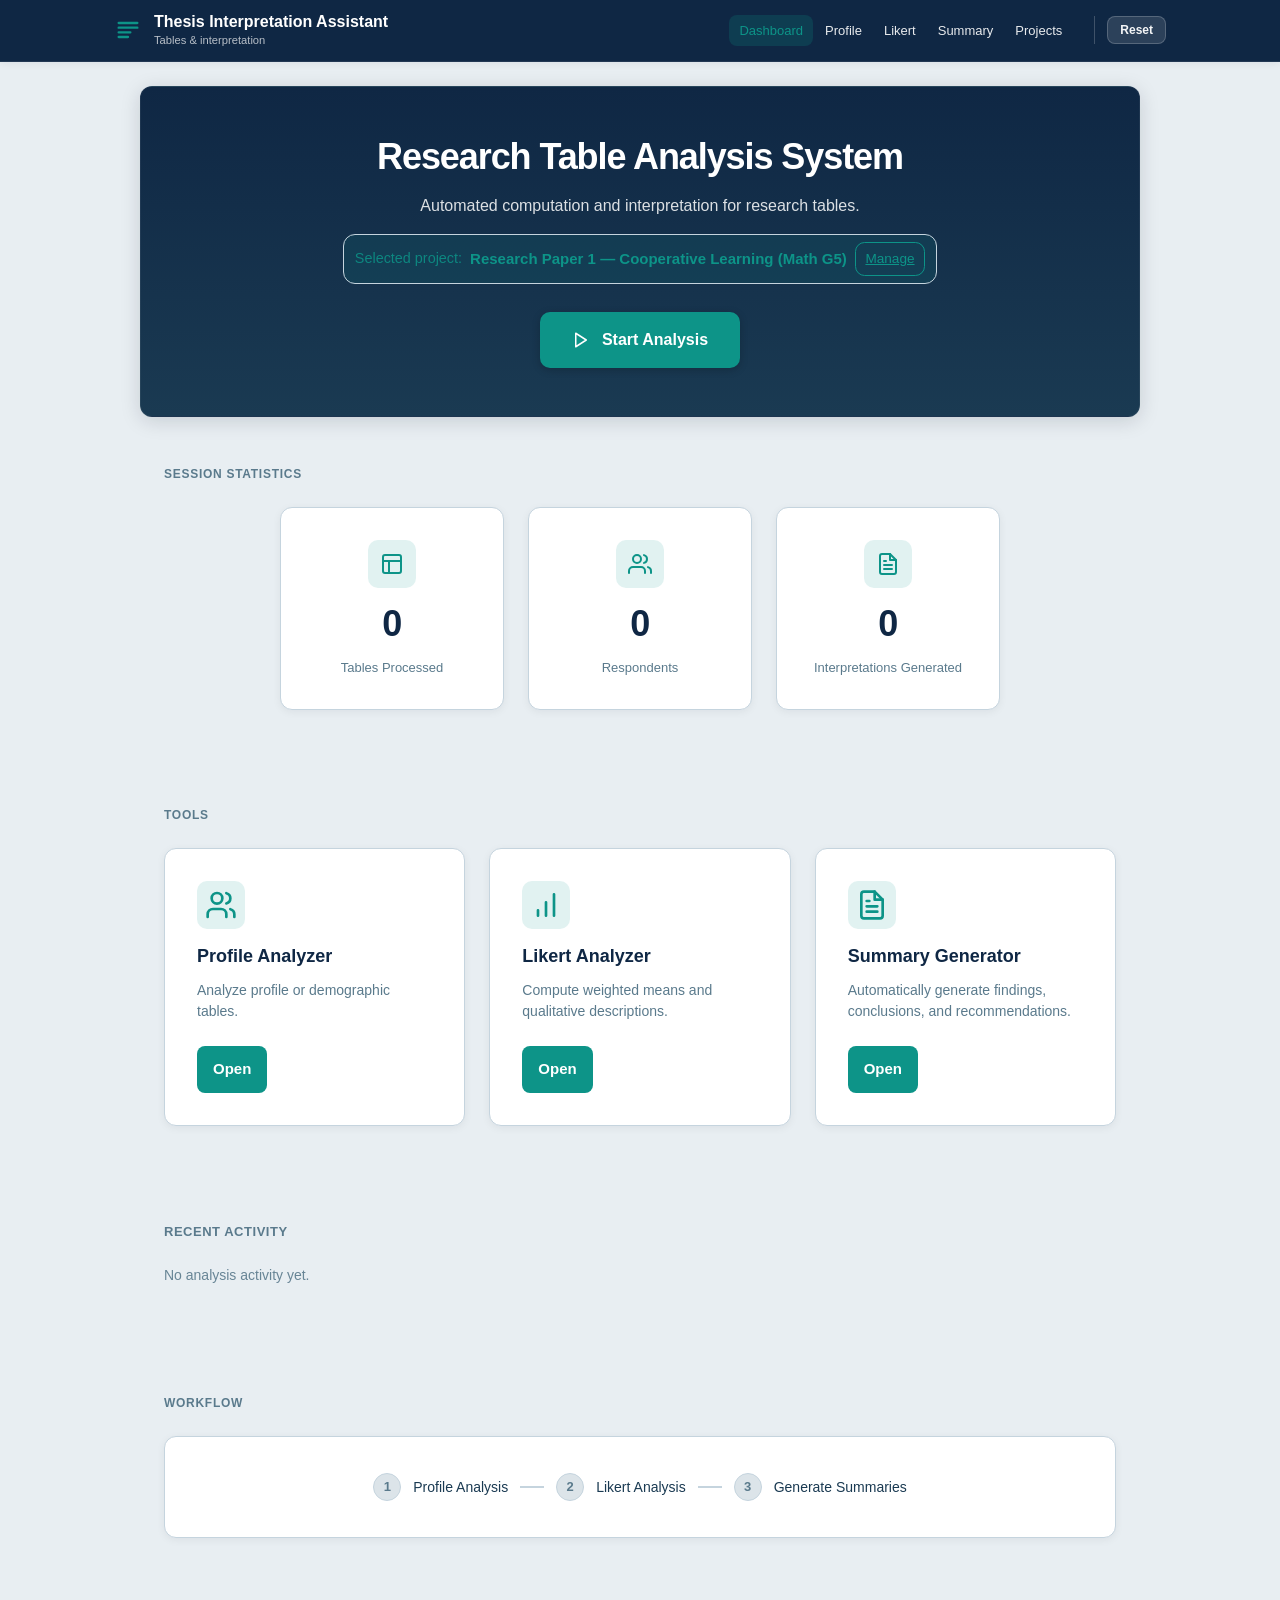
<file: index.html>
<!DOCTYPE html>
<html lang="en">
<head>
  <meta charset="UTF-8">
  <meta name="viewport" content="width=device-width, initial-scale=1.0">
  <title>Thesis Interpretation Assistant — Dashboard</title>
  <link rel="stylesheet" href="css/style.css">
  <link rel="stylesheet" href="css/projects.css">
</head>
<body>
  <!-- ========== A) Top Bar (sticky) ========== -->
  <header class="top-bar">
    <div class="top-bar__inner container">
      <a href="index.html" class="brand">
        <span class="brand__icon" aria-hidden="true">
          <svg width="28" height="28" viewBox="0 0 24 24" fill="none" xmlns="http://www.w3.org/2000/svg">
            <path d="M4 6h16M4 10h16M4 14h10M4 18h8" stroke="currentColor" stroke-width="2" stroke-linecap="round"/>
          </svg>
        </span>
        <div class="brand__text">
          <span class="brand__name">Thesis Interpretation Assistant</span>
          <span class="brand__tagline">Tables & interpretation</span>
        </div>
      </a>
      <div class="top-bar__right">
        <nav class="top-bar__nav" aria-label="Main navigation">
          <a href="index.html" class="top-bar__link is-active">Dashboard</a>
          <a href="profile-analyzer.html" class="top-bar__link">Profile</a>
          <a href="likert-analyzer.html" class="top-bar__link">Likert</a>
          <a href="summary-generator.html" class="top-bar__link">Summary</a>
          <a href="projects.html" class="top-bar__link">Projects</a>
        </nav>
        <div class="top-bar__actions">
          <button type="button" class="btn btn--reset btn--sm" id="btn-reset-session" aria-label="Reset session data">Reset</button>
        </div>
      </div>
      <button type="button" class="hamburger" id="hamburger" aria-label="Toggle menu" aria-expanded="false">
        <span class="hamburger__line"></span>
        <span class="hamburger__line"></span>
        <span class="hamburger__line"></span>
      </button>
    </div>
    <div class="nav-dropdown" id="nav-dropdown" aria-hidden="true">
      <a href="index.html" class="nav-dropdown__link">Dashboard</a>
      <a href="profile-analyzer.html" class="nav-dropdown__link">Profile</a>
      <a href="likert-analyzer.html" class="nav-dropdown__link">Likert</a>
      <a href="summary-generator.html" class="nav-dropdown__link">Summary</a>
      <a href="projects.html" class="nav-dropdown__link">Projects</a>
      <button type="button" class="btn btn--reset nav-dropdown__reset" id="btn-reset-mobile">Reset</button>
    </div>
  </header>

  <main class="main">
    <!-- ========== B) Dashboard Header ========== -->
    <section class="hero dashboard-header" aria-labelledby="hero-title">
      <div class="container dashboard-header__inner">
        <h1 id="hero-title" class="dashboard-header__title">Research Table Analysis System</h1>
        <p class="dashboard-header__subtitle">Automated computation and interpretation for research tables.</p>
        <div class="rp-inline" aria-label="Selected research project">
          <span class="rp-inline__label">Selected project:</span>
          <span class="rp-inline__value" data-rp-selected-name>—</span>
          <a class="rp-inline__btn" href="projects.html">Manage</a>
        </div>
        <a href="profile-analyzer.html" class="btn btn--primary dashboard-header__cta">
          <span class="dashboard-header__cta-icon" aria-hidden="true">
            <svg width="18" height="18" viewBox="0 0 24 24" fill="none" stroke="currentColor" stroke-width="2" stroke-linecap="round" stroke-linejoin="round"><polygon points="5 3 19 12 5 21 5 3"/></svg>
          </span>
          Start Analysis
        </a>
      </div>
    </section>

    <!-- ========== C) Session Statistics ========== -->
    <section class="kpi" aria-labelledby="kpi-heading">
      <div class="container">
        <h2 id="kpi-heading" class="kpi__title">Session Statistics</h2>
        <div class="kpi__grid">
          <article class="kpi-card" title="Reset with Reset Session">
            <span class="kpi-card__icon" aria-hidden="true">
              <svg width="24" height="24" viewBox="0 0 24 24" fill="none" stroke="currentColor" stroke-width="2" stroke-linecap="round" stroke-linejoin="round"><rect x="3" y="3" width="18" height="18" rx="2"/><path d="M3 9h18M9 21V9"/></svg>
            </span>
            <span class="kpi-card__value" id="kpi-tables">0</span>
            <span class="kpi-card__label">Tables Processed</span>
          </article>
          <article class="kpi-card" title="Reset with Reset Session">
            <span class="kpi-card__icon" aria-hidden="true">
              <svg width="24" height="24" viewBox="0 0 24 24" fill="none" stroke="currentColor" stroke-width="2" stroke-linecap="round" stroke-linejoin="round"><path d="M17 21v-2a4 4 0 0 0-4-4H5a4 4 0 0 0-4 4v2"/><circle cx="9" cy="7" r="4"/><path d="M23 21v-2a4 4 0 0 0-3-3.87M16 3.13a4 4 0 0 1 0 7.75"/></svg>
            </span>
            <span class="kpi-card__value" id="kpi-respondents">0</span>
            <span class="kpi-card__label">Respondents</span>
          </article>
          <article class="kpi-card" title="Reset with Reset Session">
            <span class="kpi-card__icon" aria-hidden="true">
              <svg width="24" height="24" viewBox="0 0 24 24" fill="none" stroke="currentColor" stroke-width="2" stroke-linecap="round" stroke-linejoin="round"><path d="M14 2H6a2 2 0 0 0-2 2v16a2 2 0 0 0 2 2h12a2 2 0 0 0 2-2V8z"/><path d="M14 2v6h6M16 13H8M16 17H8M10 9H8"/></svg>
            </span>
            <span class="kpi-card__value" id="kpi-interpretations">0</span>
            <span class="kpi-card__label">Interpretations Generated</span>
          </article>
        </div>
      </div>
    </section>

    <!-- ========== D) Tools ========== -->
    <section class="quick-actions" aria-labelledby="quick-actions-heading">
      <div class="container">
        <h2 id="quick-actions-heading" class="quick-actions__title">Tools</h2>
        <div class="quick-actions__grid">
          <article class="action-card">
            <span class="action-card__icon" aria-hidden="true">
              <svg width="32" height="32" viewBox="0 0 24 24" fill="none" stroke="currentColor" stroke-width="2" stroke-linecap="round" stroke-linejoin="round"><path d="M16 21v-2a4 4 0 0 0-4-4H6a4 4 0 0 0-4 4v2"/><circle cx="9" cy="7" r="4"/><path d="M22 21v-2a4 4 0 0 0-3-3.87M16 3.13a4 4 0 0 1 0 7.75"/></svg>
            </span>
            <h3 class="action-card__title">Profile Analyzer</h3>
            <p class="action-card__desc">Analyze profile or demographic tables.</p>
            <a href="profile-analyzer.html" class="btn btn--accent">Open</a>
          </article>
          <article class="action-card">
            <span class="action-card__icon" aria-hidden="true">
              <svg width="32" height="32" viewBox="0 0 24 24" fill="none" stroke="currentColor" stroke-width="2" stroke-linecap="round" stroke-linejoin="round"><path d="M12 20V10M18 20V4M6 20v-4"/></svg>
            </span>
            <h3 class="action-card__title">Likert Analyzer</h3>
            <p class="action-card__desc">Compute weighted means and qualitative descriptions.</p>
            <a href="likert-analyzer.html" class="btn btn--accent">Open</a>
          </article>
          <article class="action-card">
            <span class="action-card__icon" aria-hidden="true">
              <svg width="32" height="32" viewBox="0 0 24 24" fill="none" stroke="currentColor" stroke-width="2" stroke-linecap="round" stroke-linejoin="round"><path d="M14 2H6a2 2 0 0 0-2 2v16a2 2 0 0 0 2 2h12a2 2 0 0 0 2-2V8z"/><path d="M14 2v6h6M16 13H8M16 17H8M10 9H8"/></svg>
            </span>
            <h3 class="action-card__title">Summary Generator</h3>
            <p class="action-card__desc">Automatically generate findings, conclusions, and recommendations.</p>
            <a href="summary-generator.html" class="btn btn--accent">Open</a>
          </article>
        </div>
      </div>
    </section>

    <!-- ========== E) Recent Activity ========== -->
    <section class="recent-activity" aria-labelledby="recent-activity-heading">
      <div class="container">
        <h2 id="recent-activity-heading" class="recent-activity__title">Recent Activity</h2>
        <ul class="recent-activity__list" id="recent-activity-list" aria-label="Recent analysis activity"></ul>
      </div>
    </section>

    <!-- ========== F) Workflow ========== -->
    <section class="workflow" aria-labelledby="workflow-heading">
      <div class="container">
        <h2 id="workflow-heading" class="workflow__title">Workflow</h2>
        <div class="workflow__steps" role="list">
          <div class="workflow__step" role="listitem" id="workflow-step-1">
            <span class="workflow__num" aria-hidden="true">1</span>
            <span class="workflow__label">Profile Analysis</span>
          </div>
          <span class="workflow__connector" aria-hidden="true"></span>
          <div class="workflow__step" role="listitem" id="workflow-step-2">
            <span class="workflow__num" aria-hidden="true">2</span>
            <span class="workflow__label">Likert Analysis</span>
          </div>
          <span class="workflow__connector" aria-hidden="true"></span>
          <div class="workflow__step workflow__step--last" role="listitem" id="workflow-step-3">
            <span class="workflow__num" aria-hidden="true">3</span>
            <span class="workflow__label">Generate Summaries</span>
          </div>
        </div>
      </div>
    </section>

  </main>

  <!-- ========== Reset Session Confirmation Modal ========== -->
  <div class="modal" id="reset-modal" role="dialog" aria-labelledby="modal-title" aria-modal="true" hidden>
    <div class="modal__backdrop" id="modal-backdrop"></div>
    <div class="modal__panel">
      <h2 id="modal-title" class="modal__title">Reset session?</h2>
      <p class="modal__text">Clear session counters and recent activity. Cannot be undone.</p>
      <div class="modal__actions">
        <button type="button" class="btn btn--secondary" id="modal-cancel">Cancel</button>
        <button type="button" class="btn btn--danger" id="modal-confirm">Reset Session</button>
      </div>
    </div>
  </div>

  <script src="js/research-projects.js"></script>
  <script src="js/dashboard.js"></script>
</body>
</html>
</file>
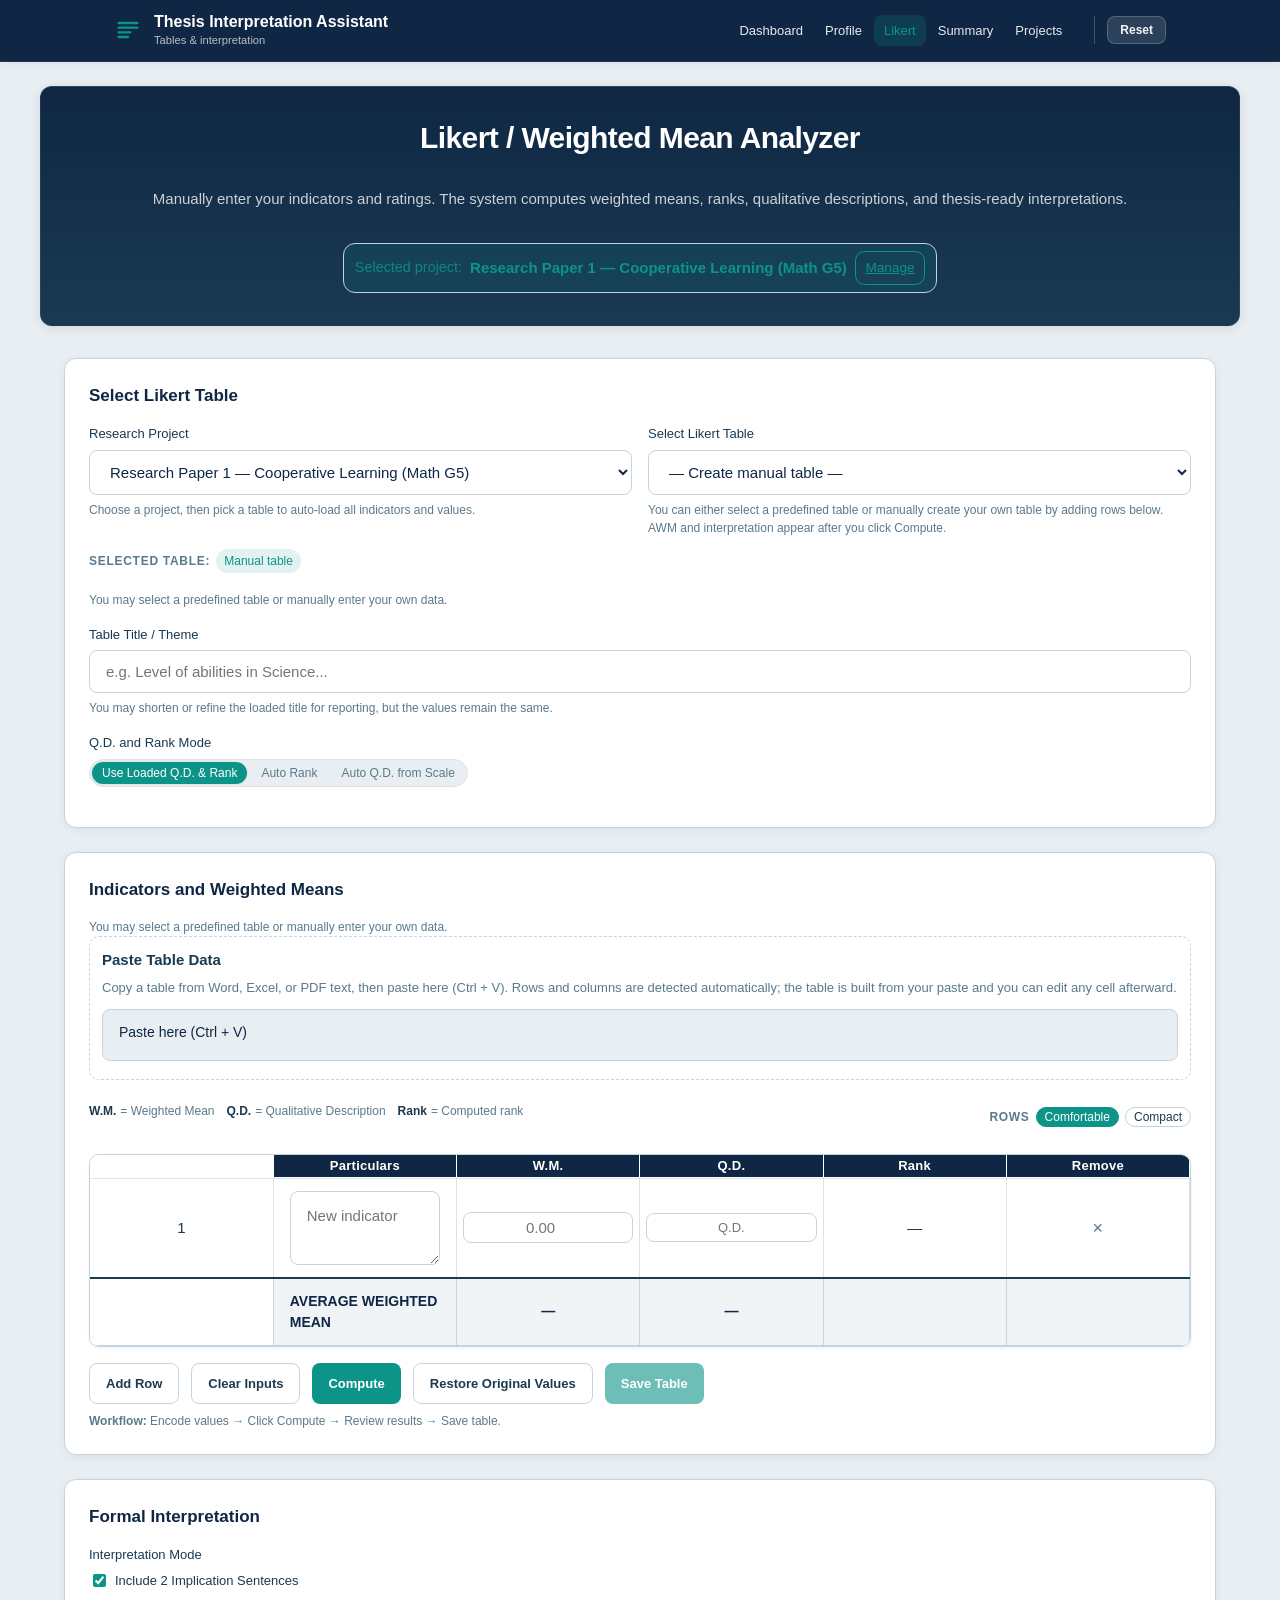
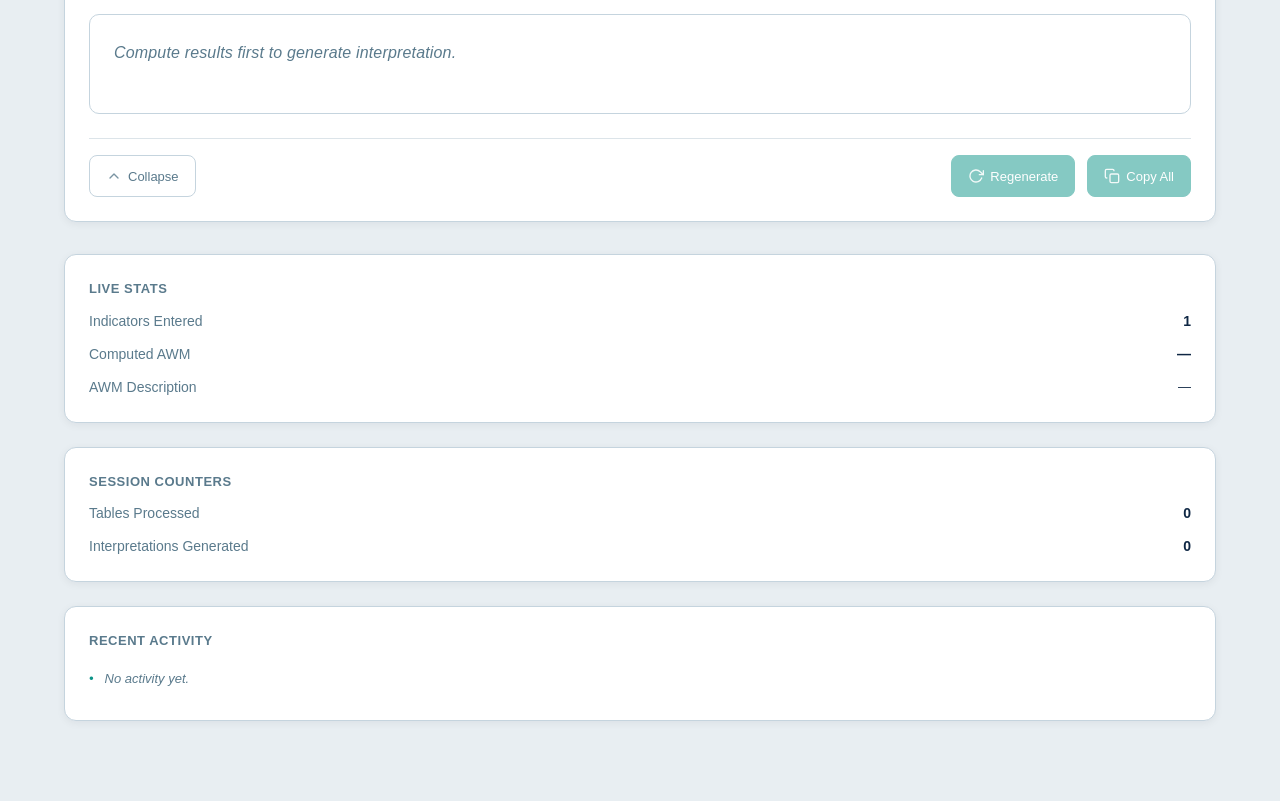
<file: likert-analyzer.html>
<!DOCTYPE html>
<html lang="en">
<head>
  <meta charset="UTF-8">
  <meta name="viewport" content="width=device-width, initial-scale=1.0">
  <title>Thesis Interpretation Assistant — Likert Analyzer</title>
  <link rel="stylesheet" href="css/likert.css">
  <link rel="stylesheet" href="css/projects.css">
</head>
<body>
  <!-- Top Bar -->
  <header class="la-top-bar">
    <div class="la-top-bar__inner la-container--wide">
      <a href="index.html" class="la-brand">
        <span class="la-brand__icon" aria-hidden="true">
          <svg width="28" height="28" viewBox="0 0 24 24" fill="none" xmlns="http://www.w3.org/2000/svg">
            <path d="M4 6h16M4 10h16M4 14h10M4 18h8" stroke="currentColor" stroke-width="2" stroke-linecap="round"/>
          </svg>
        </span>
        <div class="la-brand__text">
          <span class="la-brand__name">Thesis Interpretation Assistant</span>
          <span class="la-brand__tagline">Tables & interpretation</span>
        </div>
      </a>
      <div class="la-top-bar__right">
        <nav class="la-top-bar__nav" aria-label="Main navigation">
          <a href="index.html" class="la-top-bar__link">Dashboard</a>
          <a href="profile-analyzer.html" class="la-top-bar__link">Profile</a>
          <a href="likert-analyzer.html" class="la-top-bar__link is-active">Likert</a>
          <a href="summary-generator.html" class="la-top-bar__link">Summary</a>
          <a href="projects.html" class="la-top-bar__link">Projects</a>
        </nav>
        <div class="la-top-bar__actions">
          <button type="button" class="la-btn la-btn--reset la-btn--sm" id="la-btn-reset" aria-label="Reset session data">Reset</button>
        </div>
      </div>
      <button type="button" class="la-hamburger" id="la-hamburger" aria-label="Toggle menu" aria-expanded="false">
        <span class="la-hamburger__line"></span>
        <span class="la-hamburger__line"></span>
        <span class="la-hamburger__line"></span>
      </button>
    </div>
    <div class="la-nav-dropdown" id="la-nav-dropdown" aria-hidden="true">
      <a href="index.html" class="la-nav-dropdown__link">Dashboard</a>
      <a href="profile-analyzer.html" class="la-nav-dropdown__link">Profile</a>
      <a href="likert-analyzer.html" class="la-nav-dropdown__link">Likert</a>
      <a href="summary-generator.html" class="la-nav-dropdown__link">Summary</a>
      <a href="projects.html" class="la-nav-dropdown__link">Projects</a>
      <button type="button" class="la-btn la-btn--reset la-nav-dropdown__reset" id="la-btn-reset-mobile">Reset</button>
    </div>
  </header>

  <main class="la-main">
    <!-- Page Header -->
    <section class="la-hero la-page-header" aria-labelledby="la-page-title">
      <div class="la-content__inner la-page-header__inner">
        <h1 id="la-page-title" class="la-page-header__title">Likert / Weighted Mean Analyzer</h1>
        <p class="la-page-header__subtitle">Manually enter your indicators and ratings. The system computes weighted means, ranks, qualitative descriptions, and thesis-ready interpretations.</p>
        <div class="rp-inline" aria-label="Selected research project">
          <span class="rp-inline__label">Selected project:</span>
          <span class="rp-inline__value" data-rp-selected-name>—</span>
          <a class="rp-inline__btn" href="projects.html">Manage</a>
        </div>
      </div>
    </section>

    <!-- Main Content: 2-column layout -->
    <section class="la-content">
      <div class="la-content__inner">
        <!-- Left Column: Main -->
        <div class="la-main-col">
          <!-- Input Card -->
          <div class="la-card" id="la-input-card">
            <h2 class="la-card__title">Select Likert Table</h2>
            <div class="la-card__body">
              <!-- A) Project + table selectors in one row -->
              <div class="la-top-controls">
                <div class="la-top-controls__row">
                  <div class="la-form-group la-form-group--inline">
                    <label class="la-label" for="la-project-select">Research Project</label>
                    <select id="la-project-select" class="la-select">
                      <option value="rp1" selected>Research Paper 1 — Cooperative Learning (Math G5)</option>
                      <option value="rp2">Research Paper 2 — Science 3 (School Heads vs Teachers)</option>
                    </select>
                    <p class="la-field-hint">Choose a project, then pick a table to auto-load all indicators and values.</p>
                  </div>
                  <div class="la-form-group la-form-group--inline">
                    <label class="la-label" for="la-table-select">Select Likert Table</label>
                    <select id="la-table-select" class="la-select">
                      <option value="" selected>— Create manual table —</option>
                      <option value="t10">Table 10 — Curiosity</option>
                      <option value="t11">Table 11 — Creativity</option>
                      <option value="t12">Table 12 — Communication</option>
                      <option value="t13">Table 13 — Collaboration</option>
                      <option value="t14">Table 14 — Executive Summary (Abilities)</option>
                      <option value="t15">Table 15 — Constraints: Comprehension of Concepts</option>
                      <option value="t16">Table 16 — Constraints: Readiness for Inquiry-Based Tasks</option>
                      <option value="t17">Table 17 — Constraints: Availability of Resources</option>
                      <option value="t18">Table 18 — Constraints: Support from Learning Environment</option>
                      <option value="t19">Table 19 — Executive Summary (Constraints)</option>
                      <option value="t20">Table 20 — Challenges in Science 3 Instruction</option>
                      <option value="t21">Table 21 — T-test: Constraints perceptions</option>
                      <option value="t22">Table 22 — T-test: Challenges perceptions</option>
                    </select>
                    <p class="la-field-hint">You can either select a predefined table or manually create your own table by adding rows below. AWM and interpretation appear after you click Compute.</p>
                  </div>
                </div>
                <div class="la-top-controls__summary" aria-live="polite">
                  <span class="la-top-controls__summary-label">Selected table:</span>
                  <span class="la-top-controls__summary-pill" id="la-selected-table-pill">None selected</span>
                </div>
                <p class="la-field-hint la-instruction-persistent" id="la-instruction-text-top">You may select a predefined table or manually enter your own data.</p>
              </div>

              <!-- B) Table title (auto-filled but editable) -->
              <div class="la-form-group">
                <label class="la-label" for="la-table-title">Table Title / Theme</label>
                <input type="text" id="la-table-title" class="la-input" placeholder="e.g. Level of abilities in Science..." aria-describedby="la-table-title-error">
                <p class="la-field-hint">You may shorten or refine the loaded title for reporting, but the values remain the same.</p>
                <p id="la-table-title-error" class="la-field-error" role="alert" aria-live="polite"></p>
              </div>

              <!-- C) Q.D. / Rank mode segmented control -->
              <div class="la-form-group">
                <span class="la-label">Q.D. and Rank Mode</span>
                <div class="la-qd-toggle" id="la-qd-toggle" role="radiogroup" aria-label="Q.D. and rank mode">
                  <button type="button" class="la-qd-toggle__btn is-active" data-qd-mode="loaded" aria-pressed="true">
                    Use Loaded Q.D. &amp; Rank
                  </button>
                  <button type="button" class="la-qd-toggle__btn" data-qd-mode="auto-rank" aria-pressed="false">
                    Auto Rank
                  </button>
                  <button type="button" class="la-qd-toggle__btn" data-qd-mode="auto-qd" aria-pressed="false">
                    Auto Q.D. from Scale
                  </button>
                </div>
                <!-- Legacy checkboxes kept for logic; visually hidden -->
                <div class="la-qd-modes la-qd-modes--legacy" aria-hidden="true">
                  <label class="la-qd-mode">
                    <input type="checkbox" id="la-use-loaded-qd-rank" checked>
                    <span>Use Loaded Q.D. and Rank</span>
                  </label>
                  <label class="la-qd-mode">
                    <input type="checkbox" id="la-auto-rank">
                    <span>Auto-recompute Rank from W.M.</span>
                  </label>
                  <label class="la-qd-mode">
                    <input type="checkbox" id="la-qd-mode-auto">
                    <span>Auto Compute Q.D. from Scale</span>
                  </label>
                </div>
              </div>

              <!-- D) Likert scale setup (used when Auto Q.D. is enabled) -->
              <div class="la-form-group la-scale-section la-scale-section--hidden" id="la-scale-section">
                <div class="la-scale-header">
                  <button type="button" class="la-scale-toggle" id="la-scale-toggle" aria-expanded="false">
                    <span class="la-scale-toggle__label">Scale Mapping (5-point)</span>
                    <span class="la-scale-toggle__chevron" aria-hidden="true"></span>
                  </button>
                  <div class="la-scale-header__actions">
                    <button type="button" class="la-btn la-btn--ghost la-btn--sm" id="la-copy-scale">Copy</button>
                    <button type="button" class="la-btn la-btn--ghost la-btn--sm" id="la-save-scale">Save Scale</button>
                    <button type="button" class="la-btn la-btn--ghost la-btn--sm" id="la-reset-scale">Reset Scale</button>
                  </div>
                </div>
                <div class="la-scale-body" id="la-scale-body">
                  <!-- Paste Table Data -->
                  <div class="la-paste-section" id="la-scale-paste-section">
                    <h3 class="la-paste-section__title">Paste Table Data</h3>
                    <p class="la-paste-section__hint">Copy a table from Word, Excel, or PDF text, then paste here (Ctrl + V). Rows and columns are detected automatically; the scale mapping is built from your paste and you can edit any cell afterward.</p>
                    <div class="la-paste-zone" id="la-scale-paste-zone" tabindex="0" role="textbox" aria-label="Paste scale mapping from Word or Excel">Paste here (Ctrl + V)</div>
                    <p id="la-scale-paste-error" class="la-field-error la-paste-section__error" role="alert" aria-live="polite"></p>
                  </div>
                  <p class="la-field-hint">Define ranges and labels to map weighted means to qualitative descriptions when Auto Q.D. is selected.</p>
                  <div class="la-scale-table-wrap" id="la-scale-grid">
                    <table class="la-scale-table" role="grid" aria-label="Scale mapping configuration">
                      <thead>
                        <tr>
                          <th class="la-scale-table__th la-scale-table__th--scale" scope="col">Scale</th>
                          <th class="la-scale-table__th la-scale-table__th--range" scope="col">Range From</th>
                          <th class="la-scale-table__th la-scale-table__th--range" scope="col">Range To</th>
                          <th class="la-scale-table__th la-scale-table__th--label" scope="col">Qualitative Description</th>
                        </tr>
                      </thead>
                      <tbody>
                        <tr class="la-scale-row" data-scale-value="5">
                          <td class="la-scale-table__td la-scale-table__td--scale">5</td>
                          <td class="la-scale-table__td la-scale-table__td--range">
                            <input type="number" class="la-input la-scale-input la-scale-input--num" id="la-scale-5-min" step="0.01" min="0" max="5" placeholder="4.21" aria-label="Range from for 5">
                          </td>
                          <td class="la-scale-table__td la-scale-table__td--range">
                            <input type="number" class="la-input la-scale-input la-scale-input--num" id="la-scale-5-max" step="0.01" min="0" max="5" placeholder="5.00" aria-label="Range to for 5">
                          </td>
                          <td class="la-scale-table__td la-scale-table__td--label">
                            <input type="text" class="la-input la-scale-input la-scale-input--label" id="la-scale-5-label" placeholder="Fully Manifested" aria-label="Label for 5">
                          </td>
                        </tr>
                        <tr class="la-scale-row" data-scale-value="4">
                          <td class="la-scale-table__td la-scale-table__td--scale">4</td>
                          <td class="la-scale-table__td la-scale-table__td--range">
                            <input type="number" class="la-input la-scale-input la-scale-input--num" id="la-scale-4-min" step="0.01" min="0" max="5" placeholder="3.41" aria-label="Range from for 4">
                          </td>
                          <td class="la-scale-table__td la-scale-table__td--range">
                            <input type="number" class="la-input la-scale-input la-scale-input--num" id="la-scale-4-max" step="0.01" min="0" max="5" placeholder="4.20" aria-label="Range to for 4">
                          </td>
                          <td class="la-scale-table__td la-scale-table__td--label">
                            <input type="text" class="la-input la-scale-input la-scale-input--label" id="la-scale-4-label" placeholder="Manifested" aria-label="Label for 4">
                          </td>
                        </tr>
                        <tr class="la-scale-row" data-scale-value="3">
                          <td class="la-scale-table__td la-scale-table__td--scale">3</td>
                          <td class="la-scale-table__td la-scale-table__td--range">
                            <input type="number" class="la-input la-scale-input la-scale-input--num" id="la-scale-3-min" step="0.01" min="0" max="5" placeholder="2.61" aria-label="Range from for 3">
                          </td>
                          <td class="la-scale-table__td la-scale-table__td--range">
                            <input type="number" class="la-input la-scale-input la-scale-input--num" id="la-scale-3-max" step="0.01" min="0" max="5" placeholder="3.40" aria-label="Range to for 3">
                          </td>
                          <td class="la-scale-table__td la-scale-table__td--label">
                            <input type="text" class="la-input la-scale-input la-scale-input--label" id="la-scale-3-label" placeholder="Moderately Manifested" aria-label="Label for 3">
                          </td>
                        </tr>
                        <tr class="la-scale-row" data-scale-value="2">
                          <td class="la-scale-table__td la-scale-table__td--scale">2</td>
                          <td class="la-scale-table__td la-scale-table__td--range">
                            <input type="number" class="la-input la-scale-input la-scale-input--num" id="la-scale-2-min" step="0.01" min="0" max="5" placeholder="1.81" aria-label="Range from for 2">
                          </td>
                          <td class="la-scale-table__td la-scale-table__td--range">
                            <input type="number" class="la-input la-scale-input la-scale-input--num" id="la-scale-2-max" step="0.01" min="0" max="5" placeholder="2.60" aria-label="Range to for 2">
                          </td>
                          <td class="la-scale-table__td la-scale-table__td--label">
                            <input type="text" class="la-input la-scale-input la-scale-input--label" id="la-scale-2-label" placeholder="Slightly Manifested" aria-label="Label for 2">
                          </td>
                        </tr>
                        <tr class="la-scale-row" data-scale-value="1">
                          <td class="la-scale-table__td la-scale-table__td--scale">1</td>
                          <td class="la-scale-table__td la-scale-table__td--range">
                            <input type="number" class="la-input la-scale-input la-scale-input--num" id="la-scale-1-min" step="0.01" min="0" max="5" placeholder="1.00" aria-label="Range from for 1">
                          </td>
                          <td class="la-scale-table__td la-scale-table__td--range">
                            <input type="number" class="la-input la-scale-input la-scale-input--num" id="la-scale-1-max" step="0.01" min="0" max="5" placeholder="1.80" aria-label="Range to for 1">
                          </td>
                          <td class="la-scale-table__td la-scale-table__td--label">
                            <input type="text" class="la-input la-scale-input la-scale-input--label" id="la-scale-1-label" placeholder="Not Manifested" aria-label="Label for 1">
                          </td>
                        </tr>
                      </tbody>
                    </table>
                  </div>
                  <p id="la-scale-error" class="la-field-error" role="alert" aria-live="polite"></p>
                </div>
              </div>
            </div>
          </div>

          <!-- Output Card -->
          <div class="la-card" id="la-output-card">
            <h2 class="la-card__title">Indicators and Weighted Means</h2>
            <div class="la-card__body">
              <p class="la-field-hint la-manual-mode-note" id="la-instruction-text">You may select a predefined table or manually enter your own data.</p>
              <!-- Paste Table Data -->
              <div class="la-paste-section" id="la-paste-section">
                <h3 class="la-paste-section__title">Paste Table Data</h3>
                <p class="la-paste-section__hint">Copy a table from Word, Excel, or PDF text, then paste here (Ctrl + V). Rows and columns are detected automatically; the table is built from your paste and you can edit any cell afterward.</p>
                <div class="la-paste-zone" id="la-paste-zone" tabindex="0" role="textbox" aria-label="Paste table data from Word or Excel">Paste here (Ctrl + V)</div>
                <p id="la-paste-table-error" class="la-field-error la-paste-section__error" role="alert" aria-live="polite"></p>
              </div>
              <div class="la-table-toolbar">
                <div class="la-table-legend" aria-hidden="true">
                  <span class="la-table-legend__item"><span class="la-table-legend__abbr">W.M.</span> = Weighted Mean</span>
                  <span class="la-table-legend__item"><span class="la-table-legend__abbr">Q.D.</span> = Qualitative Description</span>
                  <span class="la-table-legend__item"><span class="la-table-legend__abbr">Rank</span> = Computed rank</span>
                </div>
                <div class="la-table-density" aria-label="Row density">
                  <span class="la-table-density__label">Rows</span>
                  <button type="button" class="la-chip la-chip--active" data-row-density="comfortable">Comfortable</button>
                  <button type="button" class="la-chip" data-row-density="compact">Compact</button>
                </div>
              </div>
              <div class="la-table-wrap la-output-table la-thesis-table" id="la-table-wrap">
                <table class="la-table la-thesis-table__grid" id="la-output-table" role="grid">
                  <caption class="la-thesis-table__caption visually-hidden">Indicators with weighted means, qualitative descriptions, and ranks</caption>
                  <thead id="la-output-thead">
                    <tr>
                      <th class="la-thesis-table__th la-thesis-table__th--no">No.</th>
                      <th class="la-thesis-table__th la-thesis-table__th--particulars">Particulars</th>
                      <th class="la-thesis-table__th la-thesis-table__th--num">W.M.</th>
                      <th class="la-thesis-table__th la-thesis-table__th--qd">Q.D.</th>
                      <th class="la-thesis-table__th la-thesis-table__th--rank">Rank</th>
                      <th class="la-thesis-table__th la-thesis-table__th--action">Remove</th>
                    </tr>
                  </thead>
                  <tbody id="la-output-tbody">
                    <tr><td colspan="6" class="la-output-empty">Select a table above to load indicators and values.</td></tr>
                  </tbody>
                  <tfoot id="la-output-tfoot">
                    <tr class="la-thesis-table__footer-row">
                      <td class="la-thesis-table__footer-value"></td>
                      <td class="la-thesis-table__footer-label"><strong>AVERAGE WEIGHTED MEAN</strong></td>
                      <td class="la-thesis-table__footer-value"><strong id="la-awm-value">—</strong></td>
                      <td class="la-thesis-table__footer-value"><strong id="la-awm-desc">—</strong></td>
                      <td class="la-thesis-table__footer-value"></td>
                      <td class="la-thesis-table__footer-value"></td>
                    </tr>
                  </tfoot>
                </table>
              </div>
              <div class="la-card-actions la-output-actions">
                <button type="button" class="la-btn la-btn--ghost" id="la-add-row">Add Row</button>
                <button type="button" class="la-btn la-btn--ghost" id="la-clear-inputs">Clear Inputs</button>
                <button type="button" class="la-btn la-btn--primary" id="la-recompute" disabled>Compute</button>
                <button type="button" class="la-btn la-btn--ghost" id="la-restore-original" disabled>Restore Original Values</button>
                <button type="button" class="la-btn la-btn--primary" id="la-save-table" disabled>Save Table</button>
              </div>
              <p class="la-field-hint" style="margin-top:0.5rem;"><strong>Workflow:</strong> Encode values → Click Compute → Review results → Save table.</p>
            </div>
          </div>

          <!-- Interpretation Card -->
          <div class="la-card" id="la-interpretation-card">
            <h2 class="la-card__title">Formal Interpretation</h2>
            <div class="la-card__body">
              <div class="la-form-group">
                <span class="la-label">Interpretation Mode</span>
                <div class="la-qd-modes">
                  <label class="la-qd-mode">
                    <input type="checkbox" id="la-include-implications" checked>
                    <span>Include 2 Implication Sentences</span>
                  </label>
                </div>
              </div>
              <div class="la-interpretation-section">
                <div class="la-interpretation-block" id="la-interpretation-block" role="status" aria-live="polite"></div>
                <div class="la-interpretation-toolbar">
                  <button type="button" class="la-interpretation-toggle" id="la-interpretation-toggle" aria-expanded="true">
                    <svg width="16" height="16" viewBox="0 0 24 24" fill="none" stroke="currentColor" stroke-width="2" stroke-linecap="round" stroke-linejoin="round"><polyline points="18 15 12 9 6 15"/></svg>
                    <span>Collapse</span>
                  </button>
                  <div class="la-interpretation-actions">
                    <button type="button" class="la-btn la-btn--primary" id="la-regenerate-interpretation" disabled title="Generate a new interpretation">
                      <svg width="16" height="16" viewBox="0 0 24 24" fill="none" stroke="currentColor" stroke-width="2" stroke-linecap="round" stroke-linejoin="round"><polyline points="23 4 23 10 17 10"/><path d="M20.49 15a9 9 0 1 1-2.12-9.36L23 10"/></svg>
                      <span>Regenerate</span>
                    </button>
                    <button type="button" class="la-btn la-btn--primary" id="la-copy-interpretation" disabled title="Copy interpretation">
                      <svg width="16" height="16" viewBox="0 0 24 24" fill="none" stroke="currentColor" stroke-width="2"><rect x="9" y="9" width="13" height="13" rx="2"/><path d="M5 15H4a2 2 0 0 1-2-2V4a2 2 0 0 1 2-2h9a2 2 0 0 1 2 2v1"/></svg>
                      <span>Copy All</span>
                    </button>
                  </div>
                </div>
              </div>
            </div>
          </div>
        </div>

        <!-- Right Column: Sidebar -->
        <aside class="la-sidebar">
          <!-- Live Stats -->
          <div class="la-panel">
            <h3 class="la-panel__title">Live Stats</h3>
            <div class="la-live-stats">
              <div class="la-live-stats__row">
                <span class="la-live-stats__label">Indicators Entered</span>
                <span class="la-live-stats__value" id="la-live-indicators">0</span>
              </div>
              <div class="la-live-stats__row">
                <span class="la-live-stats__label">Computed AWM</span>
                <span class="la-live-stats__value" id="la-live-awm">—</span>
              </div>
              <div class="la-live-stats__row">
                <span class="la-live-stats__label">AWM Description</span>
                <span class="la-live-stats__value la-live-stats__value--desc" id="la-live-awm-desc">—</span>
              </div>
            </div>
          </div>
          <!-- Session Counters -->
          <div class="la-panel">
            <h3 class="la-panel__title">Session Counters</h3>
            <div class="la-session-stats">
              <div class="la-session-stats__row">
                <span class="la-session-stats__label">Tables Processed</span>
                <span class="la-session-stats__value" id="la-session-tables">0</span>
              </div>
              <div class="la-session-stats__row">
                <span class="la-session-stats__label">Interpretations Generated</span>
                <span class="la-session-stats__value" id="la-session-interpretations">0</span>
              </div>
            </div>
          </div>
          <!-- Recent Activity -->
          <div class="la-panel">
            <h3 class="la-panel__title">Recent Activity</h3>
            <ul class="la-panel__list la-activity-list" id="la-activity-list">
              <li class="la-activity-empty">No activity yet.</li>
            </ul>
          </div>
        </aside>
      </div>
    </section>
  </main>

  <!-- Reset Session Modal -->
  <div class="la-modal" id="la-reset-modal" role="dialog" aria-labelledby="la-reset-modal-title" aria-modal="true" hidden>
    <div class="la-modal__backdrop" id="la-reset-backdrop"></div>
    <div class="la-modal__panel">
      <h2 id="la-reset-modal-title" class="la-modal__title">Reset session?</h2>
      <p class="la-modal__text">Clear all Likert data, session counters, and recent activity. Cannot be undone.</p>
      <div class="la-modal__actions">
        <button type="button" class="la-btn la-btn--secondary" id="la-reset-cancel">Cancel</button>
        <button type="button" class="la-btn la-btn--danger" id="la-reset-confirm">Reset Session</button>
      </div>
    </div>
  </div>

  <!-- Clear Inputs Modal -->
  <div class="la-modal" id="la-clear-modal" role="dialog" aria-labelledby="la-clear-modal-title" aria-modal="true" hidden>
    <div class="la-modal__backdrop" id="la-clear-backdrop"></div>
    <div class="la-modal__panel">
      <h2 id="la-clear-modal-title" class="la-modal__title">Clear inputs?</h2>
      <p class="la-modal__text">Remove all indicator rows and reset the table. This cannot be undone.</p>
      <div class="la-modal__actions">
        <button type="button" class="la-btn la-btn--secondary" id="la-clear-cancel">Cancel</button>
        <button type="button" class="la-btn la-btn--danger" id="la-clear-confirm">Clear Inputs</button>
      </div>
    </div>
  </div>

  <!-- Toast container -->
  <div class="la-toast-container" id="la-toast-container" aria-live="polite"></div>

  <script src="js/interpretation-utils.js"></script>
  <script src="js/text-generator.js"></script>
  <script src="js/paste-table-utils.js"></script>
  <script src="js/TableEngine.js"></script>
  <script src="js/ClipboardEngine.js"></script>
  <script src="js/research-projects.js"></script>
  <script src="js/likert.js"></script>
</body>
</html>
</file>
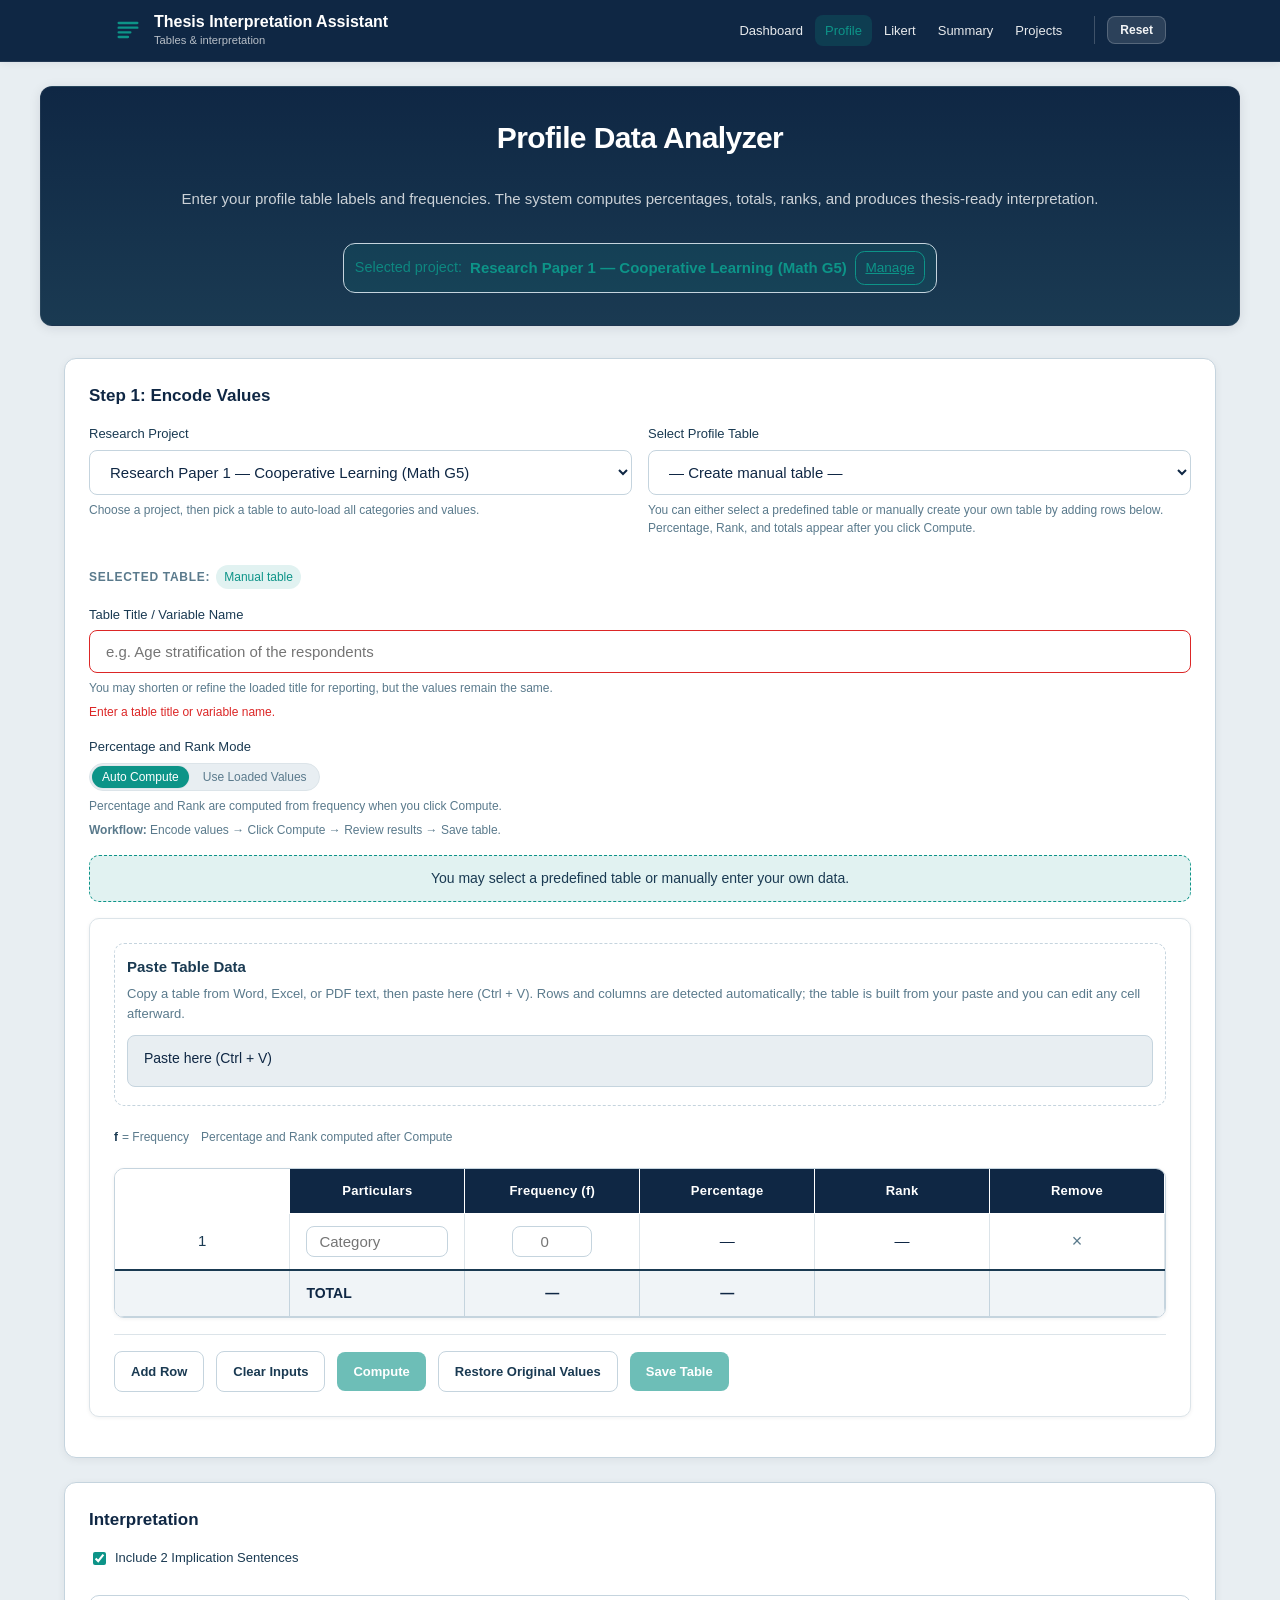
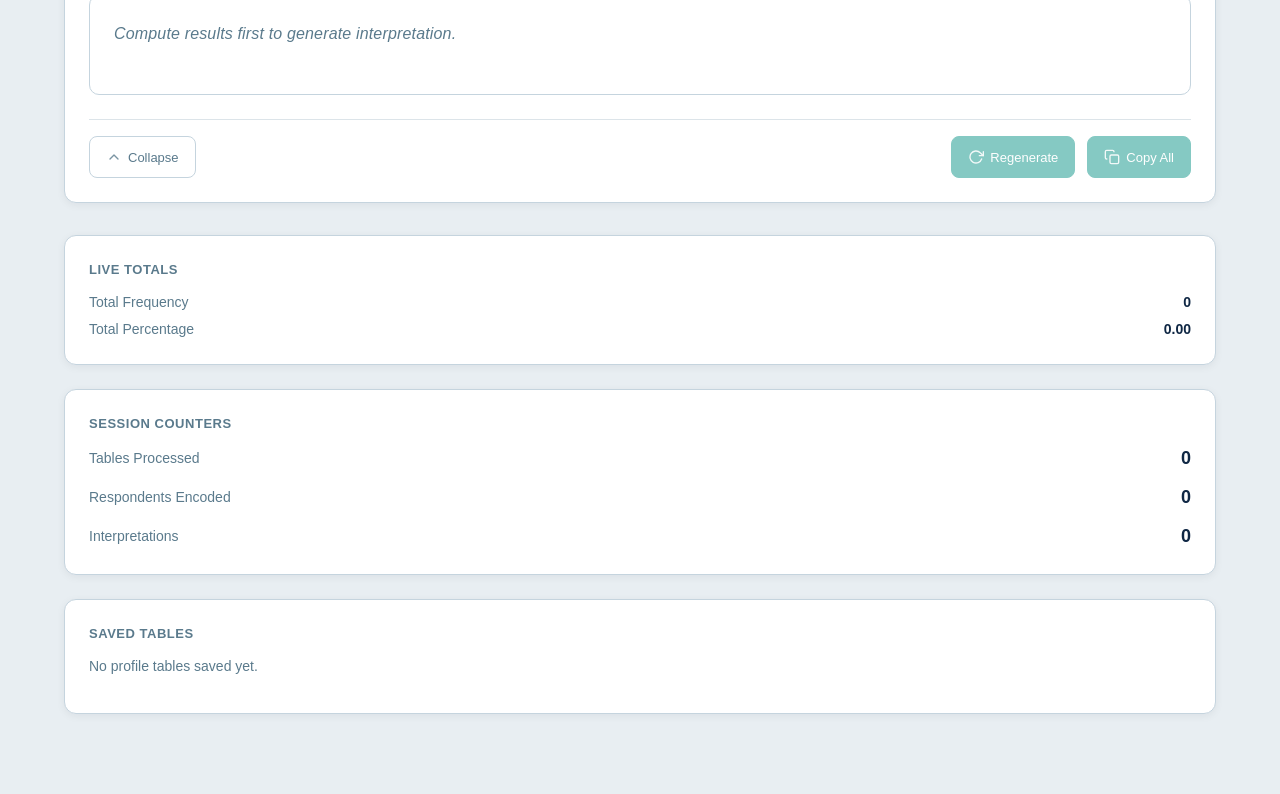
<file: profile-analyzer.html>
<!DOCTYPE html>
<html lang="en">
<head>
  <meta charset="UTF-8">
  <meta name="viewport" content="width=device-width, initial-scale=1.0">
  <title>Thesis Interpretation Assistant — Profile Analyzer</title>
  <link rel="stylesheet" href="css/profile.css">
  <link rel="stylesheet" href="css/projects.css">
</head>
<body>
  <!-- Top Bar -->
  <header class="pa-top-bar">
    <div class="pa-top-bar__inner pa-container--wide">
      <a href="index.html" class="pa-brand">
        <span class="pa-brand__icon" aria-hidden="true">
          <svg width="28" height="28" viewBox="0 0 24 24" fill="none" xmlns="http://www.w3.org/2000/svg">
            <path d="M4 6h16M4 10h16M4 14h10M4 18h8" stroke="currentColor" stroke-width="2" stroke-linecap="round"/>
          </svg>
        </span>
        <div class="pa-brand__text">
          <span class="pa-brand__name">Thesis Interpretation Assistant</span>
          <span class="pa-brand__tagline">Tables & interpretation</span>
        </div>
      </a>
      <div class="pa-top-bar__right">
        <nav class="pa-top-bar__nav" aria-label="Main navigation">
          <a href="index.html" class="pa-top-bar__link">Dashboard</a>
          <a href="profile-analyzer.html" class="pa-top-bar__link is-active">Profile</a>
          <a href="likert-analyzer.html" class="pa-top-bar__link">Likert</a>
          <a href="summary-generator.html" class="pa-top-bar__link">Summary</a>
          <a href="projects.html" class="pa-top-bar__link">Projects</a>
        </nav>
        <div class="pa-top-bar__actions">
          <button type="button" class="pa-btn pa-btn--reset pa-btn--sm" id="pa-btn-reset" aria-label="Reset session data">Reset</button>
        </div>
      </div>
      <button type="button" class="pa-hamburger" id="pa-hamburger" aria-label="Toggle menu" aria-expanded="false">
        <span class="pa-hamburger__line"></span>
        <span class="pa-hamburger__line"></span>
        <span class="pa-hamburger__line"></span>
      </button>
    </div>
    <div class="pa-nav-dropdown" id="pa-nav-dropdown" aria-hidden="true">
      <a href="index.html" class="pa-nav-dropdown__link">Dashboard</a>
      <a href="profile-analyzer.html" class="pa-nav-dropdown__link">Profile</a>
      <a href="likert-analyzer.html" class="pa-nav-dropdown__link">Likert</a>
      <a href="summary-generator.html" class="pa-nav-dropdown__link">Summary</a>
      <a href="projects.html" class="pa-nav-dropdown__link">Projects</a>
      <button type="button" class="pa-btn pa-btn--reset pa-nav-dropdown__reset" id="pa-btn-reset-mobile">Reset</button>
    </div>
  </header>

  <main class="pa-main">
    <!-- Page Header -->
    <section class="pa-hero pa-page-header" aria-labelledby="pa-page-title">
      <div class="pa-content__inner pa-page-header__inner">
        <h1 id="pa-page-title" class="pa-page-header__title">Profile Data Analyzer</h1>
        <p class="pa-page-header__subtitle">Enter your profile table labels and frequencies. The system computes percentages, totals, ranks, and produces thesis-ready interpretation.</p>
        <div class="rp-inline" aria-label="Selected research project">
          <span class="rp-inline__label">Selected project:</span>
          <span class="rp-inline__value" data-rp-selected-name>—</span>
          <a class="rp-inline__btn" href="projects.html">Manage</a>
        </div>
      </div>
    </section>

    <!-- Main Content -->
    <section class="pa-content">
      <div class="pa-content__inner">
        <div class="pa-main-col">
          <!-- Step 1: Encode values -->
          <div class="pa-card" id="pa-step1-card">
            <h2 class="pa-card__title">Step 1: Encode Values</h2>
            <div class="pa-card__body">
              <!-- Row 1: Research Project + Select Profile Table (2-column grid) -->
              <div class="pa-top-controls">
                <div class="pa-top-controls__row">
                  <div class="pa-form-group pa-form-group--inline">
                    <label class="pa-label" for="pa-project-select">Research Project</label>
                    <select id="pa-project-select" class="pa-select">
                      <option value="rp1" selected>Research Paper 1 — Cooperative Learning (Math G5)</option>
                      <option value="rp2">Research Paper 2 — Science 3 (School Heads vs Teachers)</option>
                    </select>
                    <p class="pa-field-hint">Choose a project, then pick a table to auto-load all categories and values.</p>
                  </div>
                  <div class="pa-form-group pa-form-group--inline">
                    <label class="pa-label" for="pa-table-select">Select Profile Table</label>
                    <select id="pa-table-select" class="pa-select">
                      <option value="" selected>— Create manual table —</option>
                      <option value="age">Table 2 — Age</option>
                      <option value="gender">Table 3 — Gender</option>
                      <option value="civilStatus">Table 4 — Civil Status</option>
                      <option value="education">Table 5 — Educational Attainment</option>
                      <option value="position">Table 6 — Present Position</option>
                      <option value="rating">Table 7 — Performance Rating</option>
                      <option value="yearsService">Table 8 — Years in Service</option>
                      <option value="inServiceTraining">Table 9 — In-Service Training</option>
                    </select>
                    <p class="pa-field-hint">You can either select a predefined table or manually create your own table by adding rows below. Percentage, Rank, and totals appear after you click Compute.</p>
                  </div>
                </div>
                <div class="pa-top-controls__summary" aria-live="polite">
                  <span class="pa-top-controls__summary-label">Selected table:</span>
                  <span class="pa-top-controls__summary-pill" id="pa-loaded-summary">None selected</span>
                </div>
              </div>

              <!-- Row 2: Table Title / Variable Name -->
              <div class="pa-form-group">
                <label class="pa-label" for="pa-table-title">Table Title / Variable Name</label>
                <input type="text" id="pa-table-title" class="pa-input" placeholder="e.g. Age stratification of the respondents" aria-describedby="pa-table-title-error" disabled>
                <p class="pa-field-hint">You may shorten or refine the loaded title for reporting, but the values remain the same.</p>
                <p id="pa-table-title-error" class="pa-field-error" role="alert" aria-live="polite"></p>
              </div>

              <!-- Row 3: Percentage and Rank Mode -->
              <div class="pa-form-group">
                <span class="pa-label">Percentage and Rank Mode</span>
                <div class="pa-qd-toggle" id="pa-percent-rank-toggle" role="radiogroup" aria-label="Percentage and rank mode">
                  <button type="button" class="pa-qd-toggle__btn is-active" data-pa-mode="auto" aria-pressed="true">Auto Compute</button>
                  <button type="button" class="pa-qd-toggle__btn" data-pa-mode="loaded" aria-pressed="false">Use Loaded Values</button>
                </div>
                <p class="pa-field-hint">Percentage and Rank are computed from frequency when you click Compute.</p>
                <p class="pa-field-hint"><strong>Workflow:</strong> Encode values → Click Compute → Review results → Save table.</p>
              </div>

              <!-- Manual-table hint: shown when no predefined table selected (rp1) -->
              <div class="pa-encode-empty pa-manual-hint" id="pa-encode-empty" hidden>
                <p class="pa-encode-empty__text">You may select a predefined table or manually enter your own data.</p>
              </div>

              <!-- Single-group encoding table: shown when rp1 (with or without table selected) -->
              <div class="pa-table-card" id="pa-table-card" hidden>
                <!-- Paste Table Data -->
                <div class="pa-paste-section" id="pa-paste-section">
                  <h3 class="pa-paste-section__title">Paste Table Data</h3>
                  <p class="pa-paste-section__hint">Copy a table from Word, Excel, or PDF text, then paste here (Ctrl + V). Rows and columns are detected automatically; the table is built from your paste and you can edit any cell afterward.</p>
                  <div class="pa-paste-zone" id="pa-paste-zone" tabindex="0" role="textbox" aria-label="Paste table data from Word or Excel">Paste here (Ctrl + V)</div>
                  <p id="pa-paste-table-error" class="pa-field-error pa-paste-section__error" role="alert" aria-live="polite"></p>
                </div>
                <div class="pa-table-toolbar">
                  <div class="pa-table-legend" aria-hidden="true">
                    <span class="pa-table-legend__item"><span class="pa-table-legend__abbr">f</span> = Frequency</span>
                    <span class="pa-table-legend__item">Percentage and Rank computed after Compute</span>
                  </div>
                </div>
                <div class="pa-table-wrap" id="pa-table-wrap">
                  <table class="pa-profile-table" id="pa-unified-table" role="grid">
                    <thead>
                      <tr>
                        <th class="pa-profile-table__th pa-profile-table__th--no" scope="col">No.</th>
                        <th class="pa-profile-table__th pa-profile-table__th--particulars" scope="col">Particulars</th>
                        <th class="pa-profile-table__th pa-profile-table__th--f" scope="col" title="Frequency">Frequency (f)</th>
                        <th class="pa-profile-table__th pa-profile-table__th--pct" scope="col">Percentage</th>
                        <th class="pa-profile-table__th pa-profile-table__th--rank" scope="col">Rank</th>
                        <th class="pa-profile-table__th pa-profile-table__th--action" scope="col">Remove</th>
                      </tr>
                    </thead>
                    <tbody id="pa-table-tbody"></tbody>
                    <tfoot id="pa-table-tfoot">
                      <tr class="pa-profile-table__footer-row">
                        <td class="pa-profile-table__footer-value"></td>
                        <td class="pa-profile-table__footer-label"><strong>TOTAL</strong></td>
                        <td class="pa-profile-table__footer-value"><strong id="pa-total-freq">0</strong></td>
                        <td class="pa-profile-table__footer-value"><strong id="pa-total-pct">100.00</strong></td>
                        <td class="pa-profile-table__footer-value"></td>
                        <td class="pa-profile-table__footer-value"></td>
                      </tr>
                    </tfoot>
                  </table>
                </div>
                <p id="pa-table-error" class="pa-field-error" role="alert" aria-live="polite"></p>
                <div class="pa-card-actions">
                  <button type="button" class="pa-btn pa-btn--ghost" id="pa-add-row">Add Row</button>
                  <button type="button" class="pa-btn pa-btn--ghost" id="pa-clear-inputs">Clear Inputs</button>
                  <button type="button" class="pa-btn pa-btn--primary" id="pa-compute" disabled>Compute</button>
                  <button type="button" class="pa-btn pa-btn--ghost" id="pa-restore-original" disabled>Restore Original Values</button>
                  <button type="button" class="pa-btn pa-btn--primary" id="pa-save-table" disabled>Save Table</button>
                </div>
              </div>

              <!-- Two-group table (rp2): shown when Research Paper 2 selected -->
              <div class="pa-form-group" id="pa-output-section" hidden>
                <!-- Paste Table Data (two-group) -->
                <div class="pa-paste-section" id="pa-paste-section-two">
                  <h3 class="pa-paste-section__title">Paste Table Data</h3>
                  <p class="pa-paste-section__hint">Copy a table from Word, Excel, or PDF text, then paste here (Ctrl + V). Rows and columns are detected automatically; the table is built from your paste and you can edit any cell afterward.</p>
                  <div class="pa-paste-zone" id="pa-paste-zone-two" tabindex="0" role="textbox" aria-label="Paste table data (two-group)">Paste here (Ctrl + V)</div>
                  <p id="pa-paste-table-error-two" class="pa-field-error pa-paste-section__error" role="alert" aria-live="polite"></p>
                </div>
                <div class="pa-table-wrap pa-thesis-table pa-thesis-table--two-group pa-output-table" id="pa-two-group-wrap">
                  <table class="pa-table pa-thesis-table__grid" id="pa-two-group-table">
                    <thead id="pa-output-thead"></thead>
                    <tbody id="pa-output-tbody"></tbody>
                    <tfoot id="pa-output-tfoot"></tfoot>
                  </table>
                </div>
                <div class="pa-card-actions" id="pa-two-group-actions">
                  <button type="button" class="pa-btn pa-btn--ghost" id="pa-add-row-two">Add Row</button>
                  <button type="button" class="pa-btn pa-btn--ghost" id="pa-clear-inputs-two">Clear Inputs</button>
                  <button type="button" class="pa-btn pa-btn--primary" id="pa-compute-two">Compute</button>
                  <button type="button" class="pa-btn pa-btn--ghost" id="pa-restore-original-two" disabled>Restore Original Values</button>
                  <button type="button" class="pa-btn pa-btn--primary" id="pa-save-table-two" disabled>Save Table</button>
                </div>
              </div>
            </div>
          </div>

          <!-- Step 2: Compute results (via Compute button) | Step 3: Save table (via Save Table button) -->
          <!-- Interpretation -->
          <div class="pa-card" id="pa-step3-card">
            <h2 class="pa-card__title">Interpretation</h2>
            <div class="pa-card__body">
              <div class="pa-form-group">
                <label class="pa-toggle">
                  <input type="checkbox" id="pa-include-implications" checked>
                  <span>Include 2 Implication Sentences</span>
                </label>
              </div>
              <!-- Two-group interpretation tabs -->
              <div class="pa-interp-tabs" id="pa-interp-tabs" hidden>
                <div class="pa-qd-toggle" role="tablist" aria-label="Interpretation view">
                  <button type="button" class="pa-qd-toggle__btn is-active" data-interp-tab="sh" role="tab" aria-selected="true">School Heads</button>
                  <button type="button" class="pa-qd-toggle__btn" data-interp-tab="teachers" role="tab" aria-selected="false">Teachers</button>
                </div>
              </div>
              <div class="pa-interpretation-section">
                <div class="pa-interpretation-block" id="pa-interpretation-block" role="status" aria-live="polite"></div>
                <div class="pa-interpretation-toolbar">
                  <button type="button" class="pa-interpretation-toggle" id="pa-interpretation-toggle" aria-expanded="true">
                    <svg width="16" height="16" viewBox="0 0 24 24" fill="none" stroke="currentColor" stroke-width="2" stroke-linecap="round" stroke-linejoin="round"><polyline points="18 15 12 9 6 15"/></svg>
                    <span>Collapse</span>
                  </button>
                  <div class="pa-interpretation-actions">
                    <button type="button" class="pa-btn pa-btn--primary" id="pa-regenerate-interpretation" disabled title="Generate a new interpretation">
                      <svg width="16" height="16" viewBox="0 0 24 24" fill="none" stroke="currentColor" stroke-width="2" stroke-linecap="round" stroke-linejoin="round"><polyline points="23 4 23 10 17 10"/><path d="M20.49 15a9 9 0 1 1-2.12-9.36L23 10"/></svg>
                      <span>Regenerate</span>
                    </button>
                    <button type="button" class="pa-btn pa-btn--primary" id="pa-copy-interpretation" disabled title="Copy interpretation">
                      <svg width="16" height="16" viewBox="0 0 24 24" fill="none" stroke="currentColor" stroke-width="2"><rect x="9" y="9" width="13" height="13" rx="2"/><path d="M5 15H4a2 2 0 0 1-2-2V4a2 2 0 0 1 2-2h9a2 2 0 0 1 2 2v1"/></svg>
                      <span>Copy All</span>
                    </button>
                  </div>
                </div>
              </div>
            </div>
          </div>
        </div>

        <!-- Sidebar -->
        <aside class="pa-sidebar">
          <div class="pa-panel">
            <h3 class="pa-panel__title">Live Totals</h3>
            <div class="pa-live-totals">
              <div class="pa-live-totals__row">
                <span class="pa-live-totals__label">Total Frequency</span>
                <span class="pa-live-totals__value" id="pa-live-total-freq">0</span>
              </div>
              <div class="pa-live-totals__row">
                <span class="pa-live-totals__label">Total Percentage</span>
                <span class="pa-live-totals__value" id="pa-live-total-pct">0.00</span>
              </div>
            </div>
          </div>
          <div class="pa-panel">
            <h3 class="pa-panel__title">Session Counters</h3>
            <div class="pa-session-stats">
              <div class="pa-session-stats__row">
                <span class="pa-session-stats__label">Tables Processed</span>
                <span class="pa-session-stats__value" id="pa-session-tables">0</span>
              </div>
              <div class="pa-session-stats__row">
                <span class="pa-session-stats__label">Respondents Encoded</span>
                <span class="pa-session-stats__value" id="pa-session-respondents">0</span>
              </div>
              <div class="pa-session-stats__row">
                <span class="pa-session-stats__label">Interpretations</span>
                <span class="pa-session-stats__value" id="pa-session-interpretations">0</span>
              </div>
            </div>
          </div>
          <div class="pa-panel">
            <h3 class="pa-panel__title">Saved Tables</h3>
            <p class="pa-saved-empty" id="pa-saved-empty">No profile tables saved yet.</p>
            <div class="pa-saved-list" id="pa-saved-list" aria-live="polite"></div>
          </div>
        </aside>
      </div>
    </section>
  </main>

  <!-- Reset Session Modal -->
  <div class="pa-modal" id="pa-reset-modal" role="dialog" aria-labelledby="pa-reset-modal-title" aria-modal="true" hidden>
    <div class="pa-modal__backdrop" id="pa-reset-backdrop"></div>
    <div class="pa-modal__panel">
      <h2 id="pa-reset-modal-title" class="pa-modal__title">Reset session?</h2>
      <p class="pa-modal__text">Clear session counters and recent activity. Cannot be undone.</p>
      <div class="pa-modal__actions">
        <button type="button" class="pa-btn pa-btn--secondary" id="pa-reset-cancel">Cancel</button>
        <button type="button" class="pa-btn pa-btn--danger" id="pa-reset-confirm">Reset Session</button>
      </div>
    </div>
  </div>

  <!-- Clear Inputs Modal -->
  <div class="pa-modal" id="pa-clear-modal" role="dialog" aria-labelledby="pa-clear-modal-title" aria-modal="true" hidden>
    <div class="pa-modal__backdrop" id="pa-clear-backdrop"></div>
    <div class="pa-modal__panel">
      <h2 id="pa-clear-modal-title" class="pa-modal__title">Clear inputs?</h2>
      <p class="pa-modal__text">Remove all rows and reset the table. This cannot be undone.</p>
      <div class="pa-modal__actions">
        <button type="button" class="pa-btn pa-btn--secondary" id="pa-clear-cancel">Cancel</button>
        <button type="button" class="pa-btn pa-btn--danger" id="pa-clear-confirm">Clear Inputs</button>
      </div>
    </div>
  </div>

  <!-- Clear Loaded Sample Modal -->
  <div class="pa-modal" id="pa-clear-sample-modal" role="dialog" aria-labelledby="pa-clear-sample-modal-title" aria-modal="true" hidden>
    <div class="pa-modal__backdrop" id="pa-clear-sample-backdrop"></div>
    <div class="pa-modal__panel">
      <h2 id="pa-clear-sample-modal-title" class="pa-modal__title">Clear loaded sample tables?</h2>
      <p class="pa-modal__text">Remove loaded Tables 2–9 from Summary and Report. Session counters will be adjusted. Cannot be undone.</p>
      <div class="pa-modal__actions">
        <button type="button" class="pa-btn pa-btn--secondary" id="pa-clear-sample-cancel">Cancel</button>
        <button type="button" class="pa-btn pa-btn--danger" id="pa-clear-sample-confirm">Clear Loaded Sample</button>
      </div>
    </div>
  </div>

  <div class="pa-toast-container" id="pa-toast-container" aria-live="polite"></div>

  <script src="js/interpretation-utils.js"></script>
  <script src="js/text-generator.js"></script>
  <script src="js/paste-table-utils.js"></script>
  <script src="js/TableEngine.js"></script>
  <script src="js/ClipboardEngine.js"></script>
  <script src="js/research-projects.js"></script>
  <script src="js/profile.js"></script>
</body>
</html>
</file>
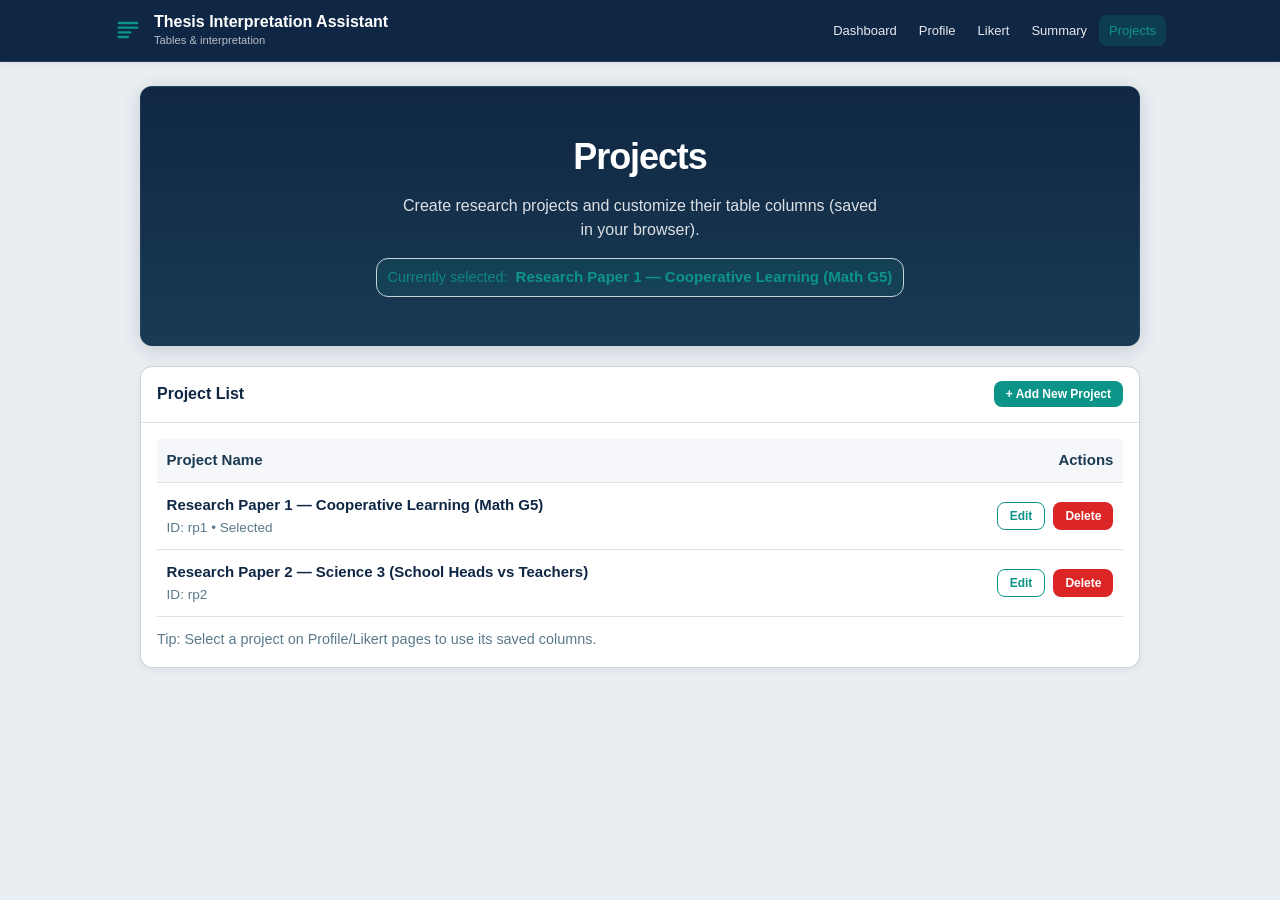
<file: projects.html>
<!DOCTYPE html>
<html lang="en">
<head>
  <meta charset="UTF-8" />
  <meta name="viewport" content="width=device-width, initial-scale=1.0" />
  <title>Thesis Interpretation Assistant — Projects</title>
  <link rel="stylesheet" href="css/style.css" />
  <link rel="stylesheet" href="css/projects.css" />
  <link rel="stylesheet" href="css/projects-page.css" />
</head>
<body>
  <header class="top-bar">
    <div class="top-bar__inner container">
      <a href="index.html" class="brand">
        <span class="brand__icon" aria-hidden="true">
          <svg width="28" height="28" viewBox="0 0 24 24" fill="none" xmlns="http://www.w3.org/2000/svg">
            <path d="M4 6h16M4 10h16M4 14h10M4 18h8" stroke="currentColor" stroke-width="2" stroke-linecap="round"/>
          </svg>
        </span>
        <div class="brand__text">
          <span class="brand__name">Thesis Interpretation Assistant</span>
          <span class="brand__tagline">Tables & interpretation</span>
        </div>
      </a>
      <div class="top-bar__right">
        <nav class="top-bar__nav" aria-label="Main navigation">
          <a href="index.html" class="top-bar__link">Dashboard</a>
          <a href="profile-analyzer.html" class="top-bar__link">Profile</a>
          <a href="likert-analyzer.html" class="top-bar__link">Likert</a>
          <a href="summary-generator.html" class="top-bar__link">Summary</a>
          <a href="projects.html" class="top-bar__link is-active">Projects</a>
        </nav>
      </div>
      <button type="button" class="hamburger" id="hamburger" aria-label="Toggle menu" aria-expanded="false">
        <span class="hamburger__line"></span>
        <span class="hamburger__line"></span>
        <span class="hamburger__line"></span>
      </button>
    </div>
    <div class="nav-dropdown" id="nav-dropdown" aria-hidden="true">
      <a href="index.html" class="nav-dropdown__link">Dashboard</a>
      <a href="profile-analyzer.html" class="nav-dropdown__link">Profile</a>
      <a href="likert-analyzer.html" class="nav-dropdown__link">Likert</a>
      <a href="summary-generator.html" class="nav-dropdown__link">Summary</a>
      <a href="projects.html" class="nav-dropdown__link">Projects</a>
    </div>
  </header>

  <main class="main">
    <section class="hero dashboard-header" aria-labelledby="projects-title">
      <div class="container dashboard-header__inner">
        <h1 id="projects-title" class="dashboard-header__title">Projects</h1>
        <p class="dashboard-header__subtitle">Create research projects and customize their table columns (saved in your browser).</p>
        <div class="rp-inline" aria-label="Selected research project">
          <span class="rp-inline__label">Currently selected:</span>
          <span class="rp-inline__value" data-rp-selected-name>—</span>
        </div>
      </div>
    </section>

    <section class="ppm container ppm-grid" aria-label="Projects management">
      <!-- SECTION 1 — Project List -->
      <article class="ppm-card" aria-labelledby="ppm-list-title">
        <div class="ppm-card__header">
          <h2 id="ppm-list-title" class="ppm-card__title">Project List</h2>
          <button type="button" class="btn btn--primary btn--sm" id="ppm-add-project">+ Add New Project</button>
        </div>
        <div class="ppm-card__body">
          <div class="ppm-table" role="table" aria-label="Projects table">
            <div class="ppm-table__head" role="rowgroup">
              <div class="ppm-table__row ppm-table__row--head" role="row">
                <div class="ppm-table__cell ppm-table__cell--name" role="columnheader">Project Name</div>
                <div class="ppm-table__cell ppm-table__cell--actions" role="columnheader">Actions</div>
              </div>
            </div>
            <div class="ppm-table__body" id="ppm-project-list" role="rowgroup"></div>
          </div>
          <p class="ppm-hint">Tip: Select a project on Profile/Likert pages to use its saved columns.</p>
        </div>
      </article>
    </section>
  </main>

  <!-- Add/Edit Project Modal (used for Add New Project) -->
  <div class="ppm-modal" id="ppm-project-modal" role="dialog" aria-modal="true" aria-labelledby="ppm-modal-title" hidden>
    <div class="ppm-modal__backdrop" id="ppm-modal-backdrop"></div>
    <div class="ppm-modal__panel" role="document">
      <div class="ppm-modal__header">
        <h2 class="ppm-modal__title" id="ppm-modal-title">New Project</h2>
        <button type="button" class="btn btn--reset btn--sm" id="ppm-modal-close">Close</button>
      </div>
      <div class="ppm-modal__body">
        <div class="ppm-form">
          <label class="ppm-label" for="ppm-modal-project-name">Project Name</label>
          <input type="text" class="ppm-input" id="ppm-modal-project-name" placeholder="Enter project name" />
        </div>

        <div class="ppm-structure">
          <div class="ppm-structure__top">
            <div class="ppm-structure__tabs" role="tablist" aria-label="Column structure type">
              <button type="button" class="ppm-tab is-active" data-ppm-modal-tab="profile" role="tab" aria-selected="true">Profile Columns</button>
              <button type="button" class="ppm-tab" data-ppm-modal-tab="likert" role="tab" aria-selected="false">Likert Columns</button>
            </div>
            <button type="button" class="btn btn--secondary btn--sm" id="ppm-modal-add-col">+ Add Column</button>
          </div>

          <div class="ppm-cols" id="ppm-modal-cols"></div>

          <div class="ppm-preview" aria-label="Live preview">
            <div class="ppm-preview__title">Live Preview</div>
            <div class="ppm-preview__table" id="ppm-modal-preview"></div>
          </div>
        </div>

        <div class="ppm-actions">
          <button type="button" class="btn btn--primary" id="ppm-modal-save">Save Project</button>
          <button type="button" class="btn btn--reset" id="ppm-modal-cancel">Cancel</button>
        </div>
      </div>
    </div>
  </div>

  <script src="js/research-projects.js"></script>
  <script src="js/projects-page.js"></script>
</body>
</html>
</file>
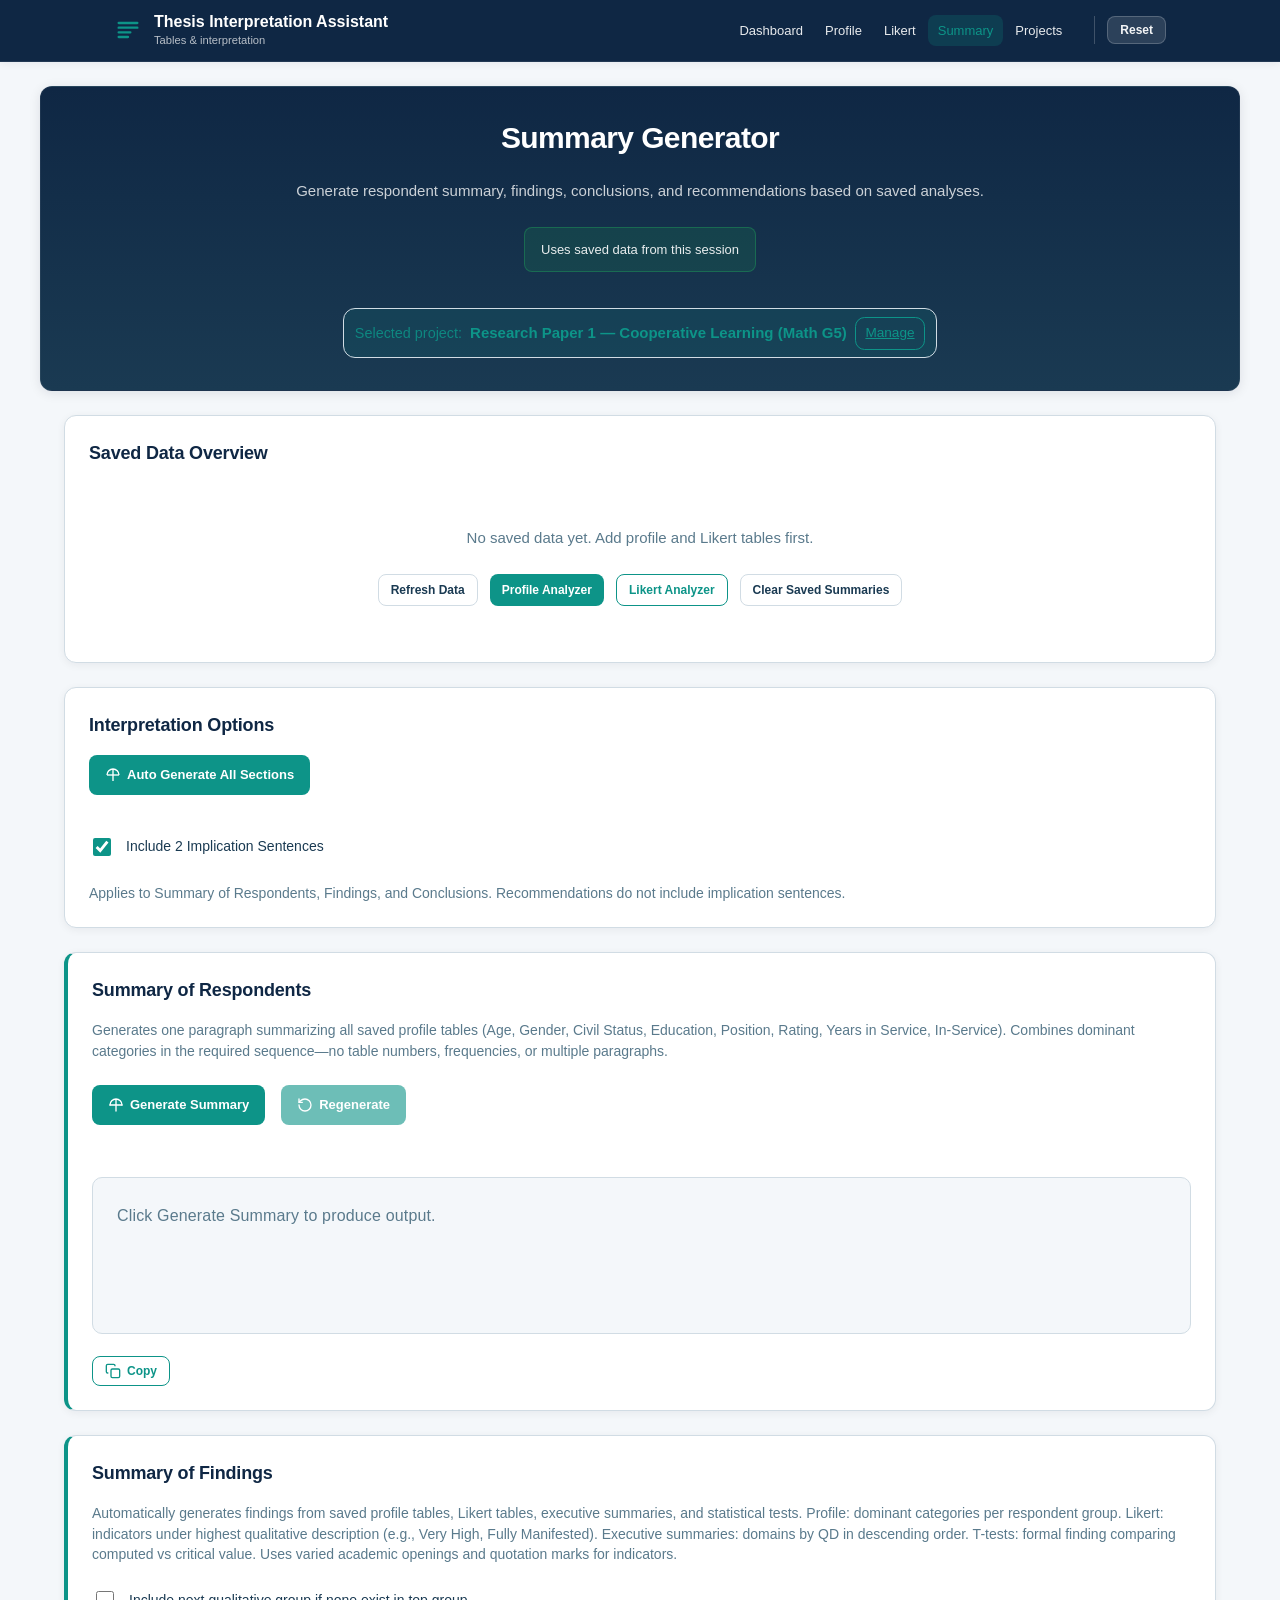
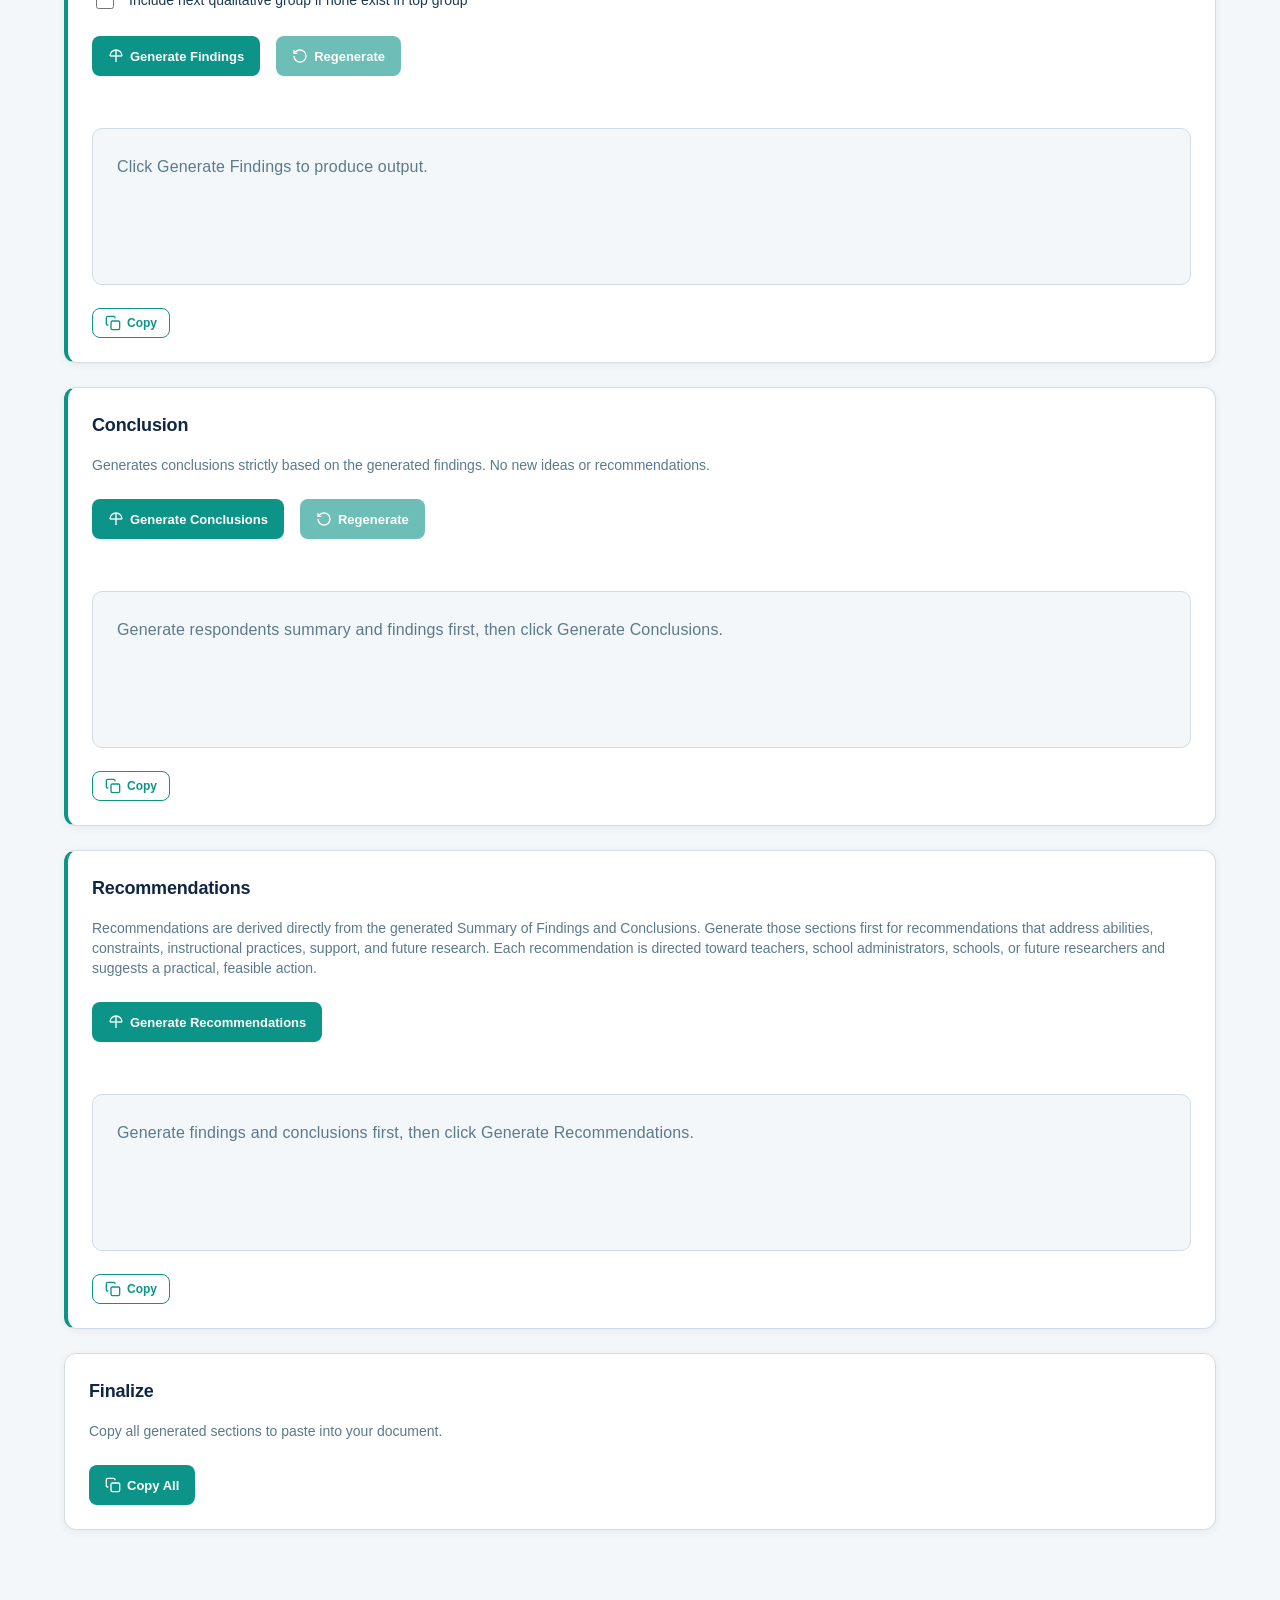
<file: summary-generator.html>
<!DOCTYPE html>
<html lang="en">
<head>
  <meta charset="UTF-8">
  <meta name="viewport" content="width=device-width, initial-scale=1.0">
  <title>Thesis Interpretation Assistant — Summary Generator</title>
  <link rel="stylesheet" href="css/summary.css">
  <link rel="stylesheet" href="css/projects.css">
</head>
<body>
  <!-- Top Bar -->
  <header class="sg-top-bar">
    <div class="sg-top-bar__inner sg-container--wide">
      <a href="index.html" class="sg-brand">
        <span class="sg-brand__icon" aria-hidden="true">
          <svg width="28" height="28" viewBox="0 0 24 24" fill="none" xmlns="http://www.w3.org/2000/svg">
            <path d="M4 6h16M4 10h16M4 14h10M4 18h8" stroke="currentColor" stroke-width="2" stroke-linecap="round"/>
          </svg>
        </span>
        <div class="sg-brand__text">
          <span class="sg-brand__name">Thesis Interpretation Assistant</span>
          <span class="sg-brand__tagline">Tables & interpretation</span>
        </div>
      </a>
      <div class="sg-top-bar__right">
        <nav class="sg-top-bar__nav" aria-label="Main navigation">
          <a href="index.html" class="sg-top-bar__link">Dashboard</a>
          <a href="profile-analyzer.html" class="sg-top-bar__link">Profile</a>
          <a href="likert-analyzer.html" class="sg-top-bar__link">Likert</a>
          <a href="summary-generator.html" class="sg-top-bar__link is-active">Summary</a>
          <a href="projects.html" class="sg-top-bar__link">Projects</a>
        </nav>
        <div class="sg-top-bar__actions">
          <button type="button" class="sg-btn sg-btn--reset sg-btn--sm" id="sg-btn-reset" aria-label="Reset session data">Reset</button>
        </div>
      </div>
      <button type="button" class="sg-hamburger" id="sg-hamburger" aria-label="Toggle menu" aria-expanded="false">
        <span class="sg-hamburger__line"></span>
        <span class="sg-hamburger__line"></span>
        <span class="sg-hamburger__line"></span>
      </button>
    </div>
    <div class="sg-nav-dropdown" id="sg-nav-dropdown" aria-hidden="true">
      <a href="index.html" class="sg-nav-dropdown__link">Dashboard</a>
      <a href="profile-analyzer.html" class="sg-nav-dropdown__link">Profile</a>
      <a href="likert-analyzer.html" class="sg-nav-dropdown__link">Likert</a>
      <a href="summary-generator.html" class="sg-nav-dropdown__link">Summary</a>
      <a href="projects.html" class="sg-nav-dropdown__link">Projects</a>
      <button type="button" class="sg-btn sg-btn--reset sg-nav-dropdown__reset" id="sg-btn-reset-mobile">Reset</button>
    </div>
  </header>

  <main class="sg-main">
    <!-- Page Header -->
    <section class="sg-hero sg-page-header" aria-labelledby="sg-page-title">
      <div class="sg-content__inner sg-page-header__inner">
        <h1 id="sg-page-title" class="sg-page-header__title">Summary Generator</h1>
        <p class="sg-page-header__subtitle">Generate respondent summary, findings, conclusions, and recommendations based on saved analyses.</p>
        <span class="sg-badge">Uses saved data from this session</span>
        <div class="rp-inline" aria-label="Selected research project" style="margin-top: 0.75rem;">
          <span class="rp-inline__label">Selected project:</span>
          <span class="rp-inline__value" data-rp-selected-name>—</span>
          <a class="rp-inline__btn" href="projects.html">Manage</a>
        </div>
      </div>
    </section>

    <!-- Main Content: Vertical Row Sections Only -->
    <section class="sg-content">
      <div class="sg-content__inner">
        <!-- Section 1: Saved Data Overview -->
        <article class="sg-row-card sg-overview-card">
          <h2 class="sg-row-card__title">Saved Data Overview</h2>
          <div class="sg-row-card__body">
            <div class="sg-data-overview" id="sg-data-overview">
              <div class="sg-overview-header">
                <p class="sg-overview-summary" id="sg-overview-summary">0 Profile Tables • 0 Likert Tables</p>
                <p class="sg-overview-last-saved">Last saved: <span id="sg-last-saved">—</span></p>
              </div>
              <div class="sg-saved-tables-sections">
                <div class="sg-saved-section">
                  <h3 class="sg-saved-section__title">Profile Tables</h3>
                  <ul class="sg-saved-table-list" id="sg-profile-list" aria-label="Saved profile tables"></ul>
                </div>
                <div class="sg-saved-section">
                  <h3 class="sg-saved-section__title">Likert Tables</h3>
                  <ul class="sg-saved-table-list" id="sg-likert-list" aria-label="Saved Likert tables"></ul>
                </div>
              </div>
              <div class="sg-overview-actions">
                <button type="button" class="sg-btn sg-btn--ghost sg-btn--sm" id="sg-refresh-data">Refresh Data</button>
                <a href="profile-analyzer.html" class="sg-btn sg-btn--ghost sg-btn--sm">Profile Analyzer</a>
                <a href="likert-analyzer.html" class="sg-btn sg-btn--ghost sg-btn--sm">Likert Analyzer</a>
                <button type="button" class="sg-btn sg-btn--ghost sg-btn--sm" id="sg-clear-summaries">Clear Saved Summaries</button>
              </div>
            </div>
            <div class="sg-empty-state" id="sg-empty-data" hidden>
              <p class="sg-empty-state__text">No saved data yet. Add profile and Likert tables first.</p>
              <div class="sg-overview-actions">
                <button type="button" class="sg-btn sg-btn--ghost sg-btn--sm" id="sg-refresh-data-empty">Refresh Data</button>
                <a href="profile-analyzer.html" class="sg-btn sg-btn--primary sg-btn--sm">Profile Analyzer</a>
                <a href="likert-analyzer.html" class="sg-btn sg-btn--secondary sg-btn--sm">Likert Analyzer</a>
                <button type="button" class="sg-btn sg-btn--ghost sg-btn--sm" id="sg-clear-summaries-empty">Clear Saved Summaries</button>
              </div>
            </div>
          </div>
        </article>

        <!-- Interpretation options (applies to all sections) -->
        <article class="sg-row-card">
          <h2 class="sg-row-card__title">Interpretation Options</h2>
          <div class="sg-row-card__body">
            <div class="sg-action-row sg-action-row--primary" style="margin-bottom: 1rem;">
              <button type="button" class="sg-btn sg-btn--primary" id="sg-auto-generate-all">
                <svg class="sg-btn__icon" viewBox="0 0 24 24" fill="none" stroke="currentColor" stroke-width="2" aria-hidden="true"><path d="M12 3v18M3 12a9 9 0 0 1 18 0"/><path d="M3 12h18"/></svg>
                Auto Generate All Sections
              </button>
            </div>
            <label class="sg-toggle">
              <input type="checkbox" id="sg-toggle-implication" checked>
              <span class="sg-toggle__label">Include 2 Implication Sentences</span>
            </label>
            <p class="sg-row-card__hint">Applies to Summary of Respondents, Findings, and Conclusions. Recommendations do not include implication sentences.</p>
          </div>
        </article>

        <!-- Section 2: Respondents Summary Generator -->
        <article class="sg-row-card sg-row-card--output">
          <h2 class="sg-row-card__title">Summary of Respondents</h2>
          <div class="sg-row-card__body">
            <p class="sg-row-card__hint">Generates one paragraph summarizing all saved profile tables (Age, Gender, Civil Status, Education, Position, Rating, Years in Service, In-Service). Combines dominant categories in the required sequence—no table numbers, frequencies, or multiple paragraphs.</p>
            <div class="sg-action-row sg-action-row--primary">
              <button type="button" class="sg-btn sg-btn--primary" id="sg-generate-respondents">
                <svg class="sg-btn__icon" viewBox="0 0 24 24" fill="none" stroke="currentColor" stroke-width="2" stroke-linecap="round" stroke-linejoin="round" aria-hidden="true"><path d="M12 3v18M3 12a9 9 0 0 1 18 0"/><path d="M3 12h18"/></svg>
                Generate Summary
              </button>
              <button type="button" class="sg-btn sg-btn--primary" id="sg-regenerate-respondents" disabled>
                <svg class="sg-btn__icon" viewBox="0 0 24 24" fill="none" stroke="currentColor" stroke-width="2" stroke-linecap="round" stroke-linejoin="round" aria-hidden="true"><path d="M3 12a9 9 0 1 0 9-9 9.75 9.75 0 0 0-6.74 2.74L3 8"/><path d="M3 3v5h5"/></svg>
                Regenerate
              </button>
            </div>
            <div class="sg-output-area">
              <div class="sg-output-wrapper">
                <textarea class="sg-output-textarea" id="sg-respondents-output" readonly placeholder="Click Generate Summary to produce output." rows="4"></textarea>
              </div>
              <div class="sg-output-actions">
                <button type="button" class="sg-btn sg-btn--secondary sg-btn--sm" id="sg-copy-respondents">
                  <svg class="sg-btn__icon" viewBox="0 0 24 24" fill="none" stroke="currentColor" stroke-width="2" aria-hidden="true"><rect x="9" y="9" width="13" height="13" rx="2"/><path d="M5 15H4a2 2 0 0 1-2-2V4a2 2 0 0 1 2-2h9a2 2 0 0 1 2 2v1"/></svg>
                  Copy
                </button>
              </div>
            </div>
          </div>
        </article>

        <!-- Section 3: Summary of Findings Generator -->
        <article class="sg-row-card sg-row-card--output">
          <h2 class="sg-row-card__title">Summary of Findings</h2>
          <div class="sg-row-card__body">
            <p class="sg-row-card__hint">Automatically generates findings from saved profile tables, Likert tables, executive summaries, and statistical tests. Profile: dominant categories per respondent group. Likert: indicators under highest qualitative description (e.g., Very High, Fully Manifested). Executive summaries: domains by QD in descending order. T-tests: formal finding comparing computed vs critical value. Uses varied academic openings and quotation marks for indicators.</p>
            <div class="sg-toggles">
              <label class="sg-toggle">
                <input type="checkbox" id="sg-toggle-next-group">
                <span class="sg-toggle__label">Include next qualitative group if none exist in top group</span>
              </label>
            </div>
            <div class="sg-action-row sg-action-row--primary">
              <button type="button" class="sg-btn sg-btn--primary" id="sg-generate-findings">
                <svg class="sg-btn__icon" viewBox="0 0 24 24" fill="none" stroke="currentColor" stroke-width="2" aria-hidden="true"><path d="M12 3v18M3 12a9 9 0 0 1 18 0"/><path d="M3 12h18"/></svg>
                Generate Findings
              </button>
              <button type="button" class="sg-btn sg-btn--primary" id="sg-regenerate-findings" disabled>
                <svg class="sg-btn__icon" viewBox="0 0 24 24" fill="none" stroke="currentColor" stroke-width="2" aria-hidden="true"><path d="M3 12a9 9 0 1 0 9-9 9.75 9.75 0 0 0-6.74 2.74L3 8"/><path d="M3 3v5h5"/></svg>
                Regenerate
              </button>
            </div>
            <div class="sg-output-area">
              <div class="sg-output-wrapper">
                <textarea class="sg-output-textarea" id="sg-findings-output" readonly placeholder="Click Generate Findings to produce output." rows="4"></textarea>
              </div>
              <div class="sg-output-actions">
                <button type="button" class="sg-btn sg-btn--secondary sg-btn--sm" id="sg-copy-findings">
                  <svg class="sg-btn__icon" viewBox="0 0 24 24" fill="none" stroke="currentColor" stroke-width="2" aria-hidden="true"><rect x="9" y="9" width="13" height="13" rx="2"/><path d="M5 15H4a2 2 0 0 1-2-2V4a2 2 0 0 1 2-2h9a2 2 0 0 1 2 2v1"/></svg>
                  Copy
                </button>
              </div>
            </div>
          </div>
        </article>

        <!-- Section 4: Conclusions Generator -->
        <article class="sg-row-card sg-row-card--output">
          <h2 class="sg-row-card__title">Conclusion</h2>
          <div class="sg-row-card__body">
            <p class="sg-row-card__hint">Generates conclusions strictly based on the generated findings. No new ideas or recommendations.</p>
            <div class="sg-action-row sg-action-row--primary">
              <button type="button" class="sg-btn sg-btn--primary" id="sg-generate-conclusions">
                <svg class="sg-btn__icon" viewBox="0 0 24 24" fill="none" stroke="currentColor" stroke-width="2" aria-hidden="true"><path d="M12 3v18M3 12a9 9 0 0 1 18 0"/><path d="M3 12h18"/></svg>
                Generate Conclusions
              </button>
              <button type="button" class="sg-btn sg-btn--primary" id="sg-regenerate-conclusions" disabled>
                <svg class="sg-btn__icon" viewBox="0 0 24 24" fill="none" stroke="currentColor" stroke-width="2" aria-hidden="true"><path d="M3 12a9 9 0 1 0 9-9 9.75 9.75 0 0 0-6.74 2.74L3 8"/><path d="M3 3v5h5"/></svg>
                Regenerate
              </button>
            </div>
            <div class="sg-output-area">
              <div class="sg-output-wrapper">
                <textarea class="sg-output-textarea" id="sg-conclusions-output" readonly placeholder="Generate respondents summary and findings first, then click Generate Conclusions." rows="4"></textarea>
              </div>
              <div class="sg-output-actions">
                <button type="button" class="sg-btn sg-btn--secondary sg-btn--sm" id="sg-copy-conclusions">
                  <svg class="sg-btn__icon" viewBox="0 0 24 24" fill="none" stroke="currentColor" stroke-width="2" aria-hidden="true"><rect x="9" y="9" width="13" height="13" rx="2"/><path d="M5 15H4a2 2 0 0 1-2-2V4a2 2 0 0 1 2-2h9a2 2 0 0 1 2 2v1"/></svg>
                  Copy
                </button>
              </div>
            </div>
          </div>
        </article>

        <!-- Section 5: Recommendations Generator -->
        <article class="sg-row-card sg-row-card--output">
          <h2 class="sg-row-card__title">Recommendations</h2>
          <div class="sg-row-card__body">
            <p class="sg-row-card__hint">Recommendations are derived directly from the generated Summary of Findings and Conclusions. Generate those sections first for recommendations that address abilities, constraints, instructional practices, support, and future research. Each recommendation is directed toward teachers, school administrators, schools, or future researchers and suggests a practical, feasible action.</p>
            <div class="sg-action-row sg-action-row--primary">
              <button type="button" class="sg-btn sg-btn--primary" id="sg-generate-recommendations">
                <svg class="sg-btn__icon" viewBox="0 0 24 24" fill="none" stroke="currentColor" stroke-width="2" aria-hidden="true"><path d="M12 3v18M3 12a9 9 0 0 1 18 0"/><path d="M3 12h18"/></svg>
                Generate Recommendations
              </button>
            </div>
            <div class="sg-output-area">
              <div class="sg-output-wrapper">
                <textarea class="sg-output-textarea" id="sg-recommendations-output" readonly placeholder="Generate findings and conclusions first, then click Generate Recommendations." rows="4"></textarea>
              </div>
              <div class="sg-output-actions">
                <button type="button" class="sg-btn sg-btn--secondary sg-btn--sm" id="sg-copy-recommendations">
                  <svg class="sg-btn__icon" viewBox="0 0 24 24" fill="none" stroke="currentColor" stroke-width="2" aria-hidden="true"><rect x="9" y="9" width="13" height="13" rx="2"/><path d="M5 15H4a2 2 0 0 1-2-2V4a2 2 0 0 1 2-2h9a2 2 0 0 1 2 2v1"/></svg>
                  Copy
                </button>
              </div>
            </div>
          </div>
        </article>

        <!-- Section 6: Copy All -->
        <article class="sg-row-card">
          <h2 class="sg-row-card__title">Finalize</h2>
          <div class="sg-row-card__body">
            <p class="sg-row-card__hint">Copy all generated sections to paste into your document.</p>
            <div class="sg-row-card__actions">
              <button type="button" class="sg-btn sg-btn--primary" id="sg-copy-all">
                <svg class="sg-btn__icon" viewBox="0 0 24 24" fill="none" stroke="currentColor" stroke-width="2" aria-hidden="true"><rect x="9" y="9" width="13" height="13" rx="2"/><path d="M5 15H4a2 2 0 0 1-2-2V4a2 2 0 0 1 2-2h9a2 2 0 0 1 2 2v1"/></svg>
                Copy All
              </button>
            </div>
          </div>
        </article>
      </div>
    </section>
  </main>

  <!-- Reset Session Modal -->
  <div class="sg-modal" id="sg-reset-modal" role="dialog" aria-labelledby="sg-reset-modal-title" aria-modal="true" hidden>
    <div class="sg-modal__backdrop" id="sg-reset-backdrop"></div>
    <div class="sg-modal__panel">
      <h2 id="sg-reset-modal-title" class="sg-modal__title">Reset session?</h2>
      <p class="sg-modal__text">Clear all session data, counters, and recent activity. Cannot be undone.</p>
      <div class="sg-modal__actions">
        <button type="button" class="sg-btn sg-btn--secondary" id="sg-reset-cancel">Cancel</button>
        <button type="button" class="sg-btn sg-btn--danger" id="sg-reset-confirm">Reset Session</button>
      </div>
    </div>
  </div>

  <!-- Clear Saved Summaries Modal -->
  <div class="sg-modal" id="sg-clear-modal" role="dialog" aria-labelledby="sg-clear-modal-title" aria-modal="true" hidden>
    <div class="sg-modal__backdrop" id="sg-clear-backdrop"></div>
    <div class="sg-modal__panel">
      <h2 id="sg-clear-modal-title" class="sg-modal__title">Clear saved data?</h2>
      <p class="sg-modal__text">Remove all saved profile tables, Likert tables, and generated summaries. This cannot be undone.</p>
      <div class="sg-modal__actions">
        <button type="button" class="sg-btn sg-btn--secondary" id="sg-clear-cancel">Cancel</button>
        <button type="button" class="sg-btn sg-btn--danger" id="sg-clear-confirm">Clear</button>
      </div>
    </div>
  </div>

  <!-- Toast container -->
  <div class="sg-toast-container" id="sg-toast-container" aria-live="polite"></div>

  <script src="js/interpretation-utils.js"></script>
  <script src="js/text-generator.js"></script>
  <script src="js/TableEngine.js"></script>
  <script src="js/ClipboardEngine.js"></script>
  <script src="js/research-projects.js"></script>
  <script src="js/summary.js"></script>
</body>
</html>
</file>
<file: css/style.css>
/* ============================================
   Thesis Interpretation Assistant — Dashboard
   Deep Ocean theme: navy, teal, white cards
   ============================================ */

:root {
  /* Deep Ocean palette */
  --ocean-deep: #0a1628;
  --ocean-navy: #0f2744;
  --ocean-mid: #1a3a52;
  --teal: #0d9488;
  --teal-hover: #0f766e;
  --teal-light: rgba(13, 148, 136, 0.12);
  --bg: #e8eef2;
  --bg-elevated: #ffffff;
  --border: #c5d4de;
  --border-subtle: #dce4e9;
  --text: #0f2744;
  --text-secondary: #1a3a52;
  --text-muted: #5a7a8c;
  --accent: var(--teal);
  --accent-hover: var(--teal-hover);
  --accent-bg: var(--teal-light);
  --radius-sm: 8px;
  --radius-md: 10px;
  --radius-lg: 12px;
  --radius-xl: 12px;
  --shadow: 0 2px 8px rgba(10, 22, 40, 0.06);
  --shadow-hover: 0 4px 16px rgba(10, 22, 40, 0.1);
  --space-xs: 6px;
  --space-sm: 12px;
  --space-md: 16px;
  --space-lg: 24px;
  --space-xl: 32px;
  --space-2xl: 48px;
  --font-sans: -apple-system, BlinkMacSystemFont, "Segoe UI", Roboto, "Helvetica Neue", Arial, sans-serif;
  --transition: 0.2s ease;
}

.visually-hidden {
  position: absolute;
  width: 1px;
  height: 1px;
  padding: 0;
  margin: -1px;
  overflow: hidden;
  clip: rect(0, 0, 0, 0);
  white-space: nowrap;
  border: 0;
}

*, *::before, *::after { box-sizing: border-box; }
html { scroll-behavior: smooth; }
body {
  margin: 0;
  font-family: var(--font-sans);
  font-size: 15px;
  line-height: 1.5;
  color: var(--text);
  background: var(--bg);
  min-height: 100vh;
  -webkit-font-smoothing: antialiased;
}

.container {
  max-width: 1000px;
  margin: 0 auto;
  padding: 0 var(--space-lg);
}
.container--wide {
  max-width: 1100px;
}

/* ========== Top Bar (Deep Ocean) ========== */
.top-bar {
  position: sticky;
  top: 0;
  z-index: 100;
  background: var(--ocean-navy);
  border-bottom: 1px solid rgba(255, 255, 255, 0.08);
  box-shadow: var(--shadow);
}
.top-bar__inner {
  display: flex;
  align-items: center;
  justify-content: space-between;
  gap: var(--space-lg);
  padding: var(--space-sm) var(--space-lg);
  max-width: 1100px;
  margin: 0 auto;
}
.top-bar__right {
  display: flex;
  align-items: center;
  gap: var(--space-md);
  flex-shrink: 0;
}
.brand {
  display: inline-flex;
  align-items: center;
  gap: var(--space-sm);
  color: var(--bg-elevated);
  text-decoration: none;
  transition: opacity var(--transition);
}
.brand:hover { opacity: 0.9; }
.brand__icon {
  display: flex;
  color: var(--teal);
  flex-shrink: 0;
}
.brand__text { display: flex; flex-direction: column; gap: 1px; }
.brand__name {
  font-weight: 600;
  font-size: 1rem;
  line-height: 1.2;
  color: var(--bg-elevated);
}
.brand__tagline {
  font-size: 0.7rem;
  color: rgba(255, 255, 255, 0.7);
  font-weight: 400;
}
.top-bar__nav {
  display: flex;
  align-items: center;
  gap: 2px;
}
.top-bar__link {
  color: rgba(255, 255, 255, 0.9);
  text-decoration: none;
  font-size: 0.8125rem;
  font-weight: 500;
  padding: 6px 10px;
  border-radius: var(--radius-sm);
  transition: color var(--transition), background var(--transition);
  white-space: nowrap;
}
.top-bar__link:hover {
  color: var(--bg-elevated);
  background: rgba(255, 255, 255, 0.1);
}
.top-bar__link.is-active {
  color: var(--teal);
  background: rgba(13, 148, 136, 0.2);
}

/* Buttons */
.btn {
  display: inline-flex;
  align-items: center;
  justify-content: center;
  padding: var(--space-sm) var(--space-md);
  font-family: var(--font-sans);
  font-size: 0.8125rem;
  font-weight: 600;
  border-radius: var(--radius-sm);
  border: none;
  cursor: pointer;
  text-decoration: none;
  transition: background var(--transition), color var(--transition), transform var(--transition);
}
.btn--reset {
  background: rgba(255, 255, 255, 0.12);
  color: rgba(255, 255, 255, 0.95);
  border: 1px solid rgba(255, 255, 255, 0.2);
}
.btn--reset:hover {
  background: rgba(255, 255, 255, 0.2);
  color: var(--bg-elevated);
}
.btn--sm {
  padding: 6px 12px;
  font-size: 0.75rem;
}
.top-bar__actions {
  display: flex;
  align-items: center;
  gap: 8px;
  padding-left: var(--space-sm);
  margin-left: var(--space-xs);
  border-left: 1px solid rgba(255, 255, 255, 0.2);
}
.btn--primary {
  background: var(--accent);
  color: #fff;
}
.btn--primary:hover {
  background: var(--accent-hover);
  transform: translateY(-1px);
}
.btn--primary:disabled {
  opacity: 0.6;
  cursor: not-allowed;
  transform: none;
}
.btn--secondary {
  background: transparent;
  color: var(--accent);
  border: 1px solid var(--accent);
}
.btn--secondary:hover {
  background: var(--accent-bg);
  transform: translateY(-1px);
}
.btn--accent {
  background: var(--accent);
  color: #fff;
  margin-top: auto;
  align-self: flex-start;
}
.btn--accent:hover {
  background: var(--accent-hover);
  transform: translateY(-1px);
}
.btn--danger {
  background: #dc2626;
  color: #fff;
}
.btn--danger:hover {
  background: #b91c1c;
  transform: translateY(-1px);
}

/* Hamburger */
.hamburger {
  display: none;
  flex-direction: column;
  justify-content: center;
  gap: 5px;
  width: 40px;
  height: 40px;
  padding: 0;
  border: none;
  background: transparent;
  color: var(--bg-elevated);
  cursor: pointer;
  border-radius: var(--radius-sm);
  transition: background var(--transition);
}
.hamburger:hover { background: rgba(255, 255, 255, 0.1); }
.hamburger__line {
  display: block;
  width: 20px;
  height: 2px;
  background: currentColor;
  border-radius: 1px;
  margin: 0 auto;
  transition: transform 0.25s, opacity 0.25s;
}
.hamburger[aria-expanded="true"] .hamburger__line:nth-child(1) {
  transform: translateY(7px) rotate(45deg);
}
.hamburger[aria-expanded="true"] .hamburger__line:nth-child(2) { opacity: 0; }
.hamburger[aria-expanded="true"] .hamburger__line:nth-child(3) {
  transform: translateY(-7px) rotate(-45deg);
}

.nav-dropdown {
  display: none;
  background: var(--ocean-mid);
  padding: var(--space-md) var(--space-lg);
  border-top: 1px solid rgba(255, 255, 255, 0.1);
  flex-direction: column;
  gap: var(--space-xs);
}
.nav-dropdown.is-open { display: flex; }
.nav-dropdown__link {
  color: rgba(255, 255, 255, 0.9);
  text-decoration: none;
  font-size: 0.875rem;
  padding: var(--space-sm);
  border-radius: var(--radius-sm);
  transition: background var(--transition), color var(--transition);
}
.nav-dropdown__link:hover {
  color: var(--bg-elevated);
  background: rgba(255, 255, 255, 0.1);
}
.nav-dropdown__save {
  width: 100%;
  margin-top: var(--space-sm);
}
.nav-dropdown__reset {
  width: 100%;
  margin-top: var(--space-sm);
  background: rgba(255, 255, 255, 0.15);
  color: var(--bg-elevated);
  border-color: rgba(255, 255, 255, 0.25);
}
.nav-dropdown__reset:hover {
  background: rgba(255, 255, 255, 0.25);
}

@media (max-width: 1024px) {
  .top-bar__right { display: none; }
  .hamburger { display: flex; }
}
@media (max-width: 600px) {
  .brand__tagline { display: none; }
  .brand__name { font-size: 0.9rem; }
}

/* ========== Dashboard Header ========== */
.main { padding-bottom: var(--space-2xl); }
.hero {
  padding: var(--space-xl) 0;
}
.dashboard-header {
  background: linear-gradient(180deg, var(--ocean-navy) 0%, var(--ocean-mid) 100%);
  border: 1px solid rgba(255, 255, 255, 0.06);
  border-radius: var(--radius-lg);
  box-shadow: 0 4px 20px rgba(10, 22, 40, 0.15);
  margin-top: var(--space-lg);
  margin-left: auto;
  margin-right: auto;
  margin-bottom: 0;
  max-width: 1000px;
  padding: var(--space-2xl) var(--space-lg);
  box-sizing: border-box;
}
.dashboard-header__inner {
  display: flex;
  flex-direction: column;
  align-items: center;
  justify-content: center;
  text-align: center;
  gap: var(--space-md);
  max-width: none;
  padding: 0;
}
.dashboard-header__title {
  margin: 0;
  font-size: clamp(1.75rem, 5vw, 2.25rem);
  font-weight: 700;
  line-height: 1.2;
  color: #fff;
  letter-spacing: -0.03em;
}
.dashboard-header__subtitle {
  margin: 0;
  font-size: 1rem;
  font-weight: 400;
  color: rgba(255, 255, 255, 0.85);
  line-height: 1.5;
  max-width: 480px;
}
.dashboard-header__cta {
  display: inline-flex;
  align-items: center;
  justify-content: center;
  gap: var(--space-sm);
  margin-top: var(--space-sm);
  padding: var(--space-md) var(--space-xl);
  font-size: 1rem;
  font-weight: 600;
  border-radius: var(--radius-md);
  background: var(--teal);
  color: #fff;
  border: none;
  box-shadow: 0 2px 8px rgba(0, 0, 0, 0.2);
  transition: background 0.2s ease, transform 0.15s ease, box-shadow 0.2s ease;
}
.dashboard-header__cta:hover {
  background: var(--teal-hover);
  transform: translateY(-2px);
  box-shadow: 0 4px 12px rgba(0, 0, 0, 0.25);
}
.dashboard-header__cta:focus-visible {
  outline: 2px solid rgba(255, 255, 255, 0.6);
  outline-offset: 2px;
}
.dashboard-header__cta-icon {
  display: inline-flex;
  flex-shrink: 0;
}

@media (max-width: 640px) {
  .dashboard-header {
    padding: var(--space-xl) var(--space-md);
  }
  .dashboard-header__cta {
    width: 100%;
    max-width: 260px;
  }
}

/* ========== Section titles ========== */
.section-title,
.kpi__title,
.quick-actions__title,
.recent-activity__title,
.workflow__title {
  margin: 0 0 var(--space-lg);
  font-size: 0.75rem;
  font-weight: 600;
  color: var(--text-muted);
  text-transform: uppercase;
  letter-spacing: 0.06em;
}
.kpi__title { display: block; }
.quick-actions__title { display: block; }
.recent-activity__title { display: block; }
.workflow__title { display: block; }

/* ========== Session Statistics (KPI) ========== */
.kpi {
  padding: var(--space-2xl) 0;
}
.kpi__grid {
  display: grid;
  grid-template-columns: repeat(3, 1fr);
  gap: var(--space-lg);
  max-width: 720px;
  margin: 0 auto;
}
.kpi-card {
  background: var(--bg-elevated);
  border: 1px solid var(--border);
  border-radius: var(--radius-lg);
  padding: var(--space-xl);
  box-shadow: var(--shadow);
  display: flex;
  flex-direction: column;
  align-items: center;
  text-align: center;
  gap: var(--space-md);
  transition: box-shadow var(--transition), transform var(--transition), border-color var(--transition);
  min-height: 130px;
  justify-content: center;
}
.kpi-card:hover {
  box-shadow: var(--shadow-hover);
  transform: translateY(-2px);
  border-color: var(--border-subtle);
}
.kpi-card__icon {
  display: inline-flex;
  width: 48px;
  height: 48px;
  align-items: center;
  justify-content: center;
  background: var(--accent-bg);
  color: var(--teal);
  border-radius: var(--radius-md);
  flex-shrink: 0;
}
.kpi-card__value {
  font-size: 2.25rem;
  font-weight: 700;
  color: var(--text);
  line-height: 1.1;
  letter-spacing: -0.02em;
}
.kpi-card__label {
  font-size: 0.8125rem;
  font-weight: 500;
  color: var(--text-muted);
  line-height: 1.3;
}
.kpi-card__hint {
  display: none;
}

@media (max-width: 768px) {
  .kpi__grid {
    grid-template-columns: repeat(2, 1fr);
    max-width: none;
    gap: var(--space-md);
  }
}
/* ========== Recent Activity ========== */
.recent-activity {
  padding: var(--space-2xl) 0;
}
.recent-activity__list {
  list-style: none;
  margin: 0;
  padding: 0;
  max-width: 560px;
}
.recent-activity__empty {
  font-size: 0.9375rem;
  color: var(--text-muted);
  padding: var(--space-md) 0;
}
.recent-activity__item {
  display: flex;
  justify-content: space-between;
  align-items: flex-start;
  gap: var(--space-md);
  padding: var(--space-md) 0;
  border-bottom: 1px solid var(--border);
  font-size: 0.9375rem;
}
.recent-activity__item:last-child {
  border-bottom: none;
}
.recent-activity__item-text {
  flex: 1;
  color: var(--text);
}
.recent-activity__item-time {
  flex-shrink: 0;
  font-size: 0.8125rem;
  color: var(--text-muted);
}

@media (max-width: 420px) {
  .kpi__grid {
    grid-template-columns: 1fr;
    gap: var(--space-sm);
  }
  .kpi-card {
    padding: var(--space-lg) var(--space-xl);
    min-height: 110px;
  }
  .kpi-card__value { font-size: 2rem; }
}

/* ========== Tools (3-column cards) ========== */
.quick-actions {
  padding: var(--space-2xl) 0;
}
.quick-actions__grid {
  display: grid;
  grid-template-columns: repeat(3, 1fr);
  gap: var(--space-lg);
}
.action-card {
  background: var(--bg-elevated);
  border: 1px solid var(--border);
  border-radius: var(--radius-lg);
  padding: var(--space-xl);
  box-shadow: var(--shadow);
  display: flex;
  flex-direction: column;
  min-height: 200px;
  transition: box-shadow var(--transition), border-color var(--transition), transform var(--transition);
}
.action-card:hover {
  box-shadow: var(--shadow-hover);
  border-color: var(--teal);
  transform: translateY(-2px);
}
.action-card__icon {
  display: inline-flex;
  width: 48px;
  height: 48px;
  align-items: center;
  justify-content: center;
  background: var(--accent-bg);
  color: var(--teal);
  border-radius: var(--radius-md);
  margin-bottom: var(--space-md);
  flex-shrink: 0;
}
.action-card__title {
  margin: 0 0 var(--space-sm);
  font-size: 1.125rem;
  font-weight: 600;
  color: var(--text);
  line-height: 1.3;
}
.action-card__desc {
  margin: 0 0 var(--space-lg);
  font-size: 0.875rem;
  color: var(--text-muted);
  line-height: 1.5;
  flex-grow: 1;
}
.action-card .btn--accent {
  background: var(--teal);
  color: #fff;
  align-self: flex-start;
  margin-top: auto;
  padding: var(--space-sm) var(--space-md);
  font-size: 0.9375rem;
  font-weight: 600;
  border-radius: var(--radius-sm);
}
.action-card .btn--accent:hover {
  background: var(--teal-hover);
}

@media (max-width: 900px) {
  .quick-actions__grid {
    grid-template-columns: 1fr;
    max-width: 400px;
    margin: 0 auto;
  }
}
@media (max-width: 480px) {
  .quick-actions__grid { max-width: none; }
  .action-card { min-height: 180px; padding: var(--space-lg); }
}


/* ========== Workflow (horizontal step indicator) ========== */
.workflow {
  padding: var(--space-2xl) 0;
}
.workflow__steps {
  display: flex;
  align-items: center;
  justify-content: center;
  flex-wrap: wrap;
  list-style: none;
  margin: 0;
  padding: var(--space-lg) var(--space-md);
  gap: 0;
  background: var(--bg-elevated);
  border: 1px solid var(--border);
  border-radius: var(--radius-lg);
  box-shadow: var(--shadow);
}
.workflow__step {
  display: flex;
  align-items: center;
  gap: var(--space-sm);
  padding: var(--space-sm) var(--space-xs);
  transition: opacity var(--transition);
}
.workflow__num {
  width: 28px;
  height: 28px;
  border-radius: 50%;
  background: var(--border-subtle);
  border: 1px solid var(--border);
  color: var(--text-muted);
  font-size: 0.8125rem;
  font-weight: 700;
  display: inline-flex;
  align-items: center;
  justify-content: center;
  flex-shrink: 0;
  transition: background var(--transition), border-color var(--transition), color var(--transition);
}
.workflow__step.is-done .workflow__num {
  background: var(--teal);
  border-color: var(--teal);
  color: #fff;
  font-size: 0;
}
.workflow__step.is-done .workflow__num::after {
  content: "✓";
  font-size: 0.75rem;
  font-weight: 700;
  color: #fff;
}
.workflow__label {
  font-size: 0.875rem;
  font-weight: 500;
  color: var(--text-secondary);
  white-space: nowrap;
}
.workflow__step.is-done .workflow__label {
  color: var(--text);
}
.workflow__connector {
  width: 24px;
  height: 2px;
  background: var(--border);
  flex-shrink: 0;
  margin: 0 var(--space-xs);
}
.workflow__step.is-done + .workflow__connector {
  background: var(--teal);
}

@media (max-width: 768px) {
  .workflow__steps {
    flex-direction: column;
    align-items: stretch;
    gap: var(--space-sm);
  }
  .workflow__connector {
    width: 2px;
    height: 16px;
    margin: 0 auto;
    align-self: center;
  }
  .workflow__step {
    justify-content: center;
  }
}
@media (max-width: 480px) {
  .workflow__label { font-size: 0.8125rem; white-space: normal; text-align: center; }
}

/* ========== Recent Activity ========== */
.bottom-section {
  padding: var(--space-xl) 0 var(--space-2xl);
  border-top: 1px solid var(--border);
  margin-top: var(--space-lg);
}
.bottom-section .container--wide {
  display: flex;
  flex-direction: column;
  gap: var(--space-xl);
}
.recent-activity {
  margin: 0;
}
.recent-activity__title {
  margin: 0 0 var(--space-sm);
  font-size: 0.8125rem;
  font-weight: 600;
  color: var(--text-muted);
  text-transform: uppercase;
  letter-spacing: 0.04em;
}
.recent-activity__card {
  background: var(--bg-elevated);
  border: 1px solid var(--border);
  border-radius: var(--radius-lg);
  padding: var(--space-lg);
  box-shadow: var(--shadow);
  display: flex;
  gap: var(--space-sm);
  align-items: flex-start;
}
.recent-activity__icon {
  flex-shrink: 0;
  color: var(--text-muted);
  opacity: 0.7;
  margin-top: 2px;
}
.recent-activity__list {
  list-style: none;
  margin: 0;
  padding: 0;
  display: flex;
  flex-direction: column;
  gap: 0;
  flex: 1;
}
.recent-activity__item {
  font-size: 0.8125rem;
  padding: var(--space-sm) 0;
  border-bottom: 1px solid var(--border-subtle);
  display: flex;
  flex-direction: column;
  gap: 2px;
}
.recent-activity__item:last-child { border-bottom: none; }
.recent-activity__item-text { color: var(--text); }
.recent-activity__item-time {
  font-size: 0.7rem;
  color: var(--text-muted);
}
.recent-activity__empty {
  font-size: 0.875rem;
  color: var(--text-muted);
  padding: var(--space-sm) 0;
  border: none;
  font-style: normal;
  opacity: 0.9;
}

/* ========== Export Section ========== */
.export-section {
  margin: 0;
}
.export-section__card {
  background: var(--bg-elevated);
  border: 1px solid var(--border);
  border-radius: var(--radius-lg);
  padding: var(--space-lg);
  box-shadow: var(--shadow);
}
.export-section__desc {
  margin: 0 0 var(--space-md);
  font-size: 0.9375rem;
  color: var(--text-secondary);
}
.export-section__actions {
  display: flex;
  flex-wrap: wrap;
  gap: var(--space-sm);
}
.btn--export {
  display: inline-flex;
  align-items: center;
  gap: var(--space-xs);
  padding: var(--space-sm) var(--space-md);
  font-size: 0.875rem;
  font-weight: 500;
  background: var(--bg);
  color: var(--text);
  border: 1px solid var(--border);
  border-radius: var(--radius-sm);
  text-decoration: none;
  transition: background var(--transition), border-color var(--transition), color var(--transition);
}
.btn--export:hover {
  background: var(--accent-bg);
  border-color: var(--teal);
  color: var(--ocean-navy);
}
.btn__icon {
  display: inline-flex;
  flex-shrink: 0;
  color: var(--teal);
}

/* ========== System Status Badge ========== */
.status-badge {
  display: inline-flex;
  align-items: center;
  gap: var(--space-xs);
  padding: var(--space-sm) var(--space-md);
  background: rgba(34, 197, 94, 0.12);
  border: 1px solid rgba(34, 197, 94, 0.3);
  border-radius: var(--radius-sm);
  font-size: 0.8125rem;
  color: var(--text-secondary);
  width: fit-content;
}
.status-badge__icon {
  display: inline-flex;
  flex-shrink: 0;
  color: #16a34a;
}

/* ========== Footer ========== */
.footer {
  padding: var(--space-lg) 0 0;
  border-top: 1px solid var(--border);
  margin-top: var(--space-md);
}
.footer__version {
  margin: 0 0 var(--space-xs);
  font-size: 0.75rem;
  color: var(--text-muted);
  font-weight: 600;
}
.footer__brand {
  margin: 0;
  font-size: 0.8125rem;
  color: var(--text-muted);
  line-height: 1.4;
}

/* ========== Modal ========== */
.modal {
  position: fixed;
  inset: 0;
  z-index: 200;
  display: flex;
  align-items: center;
  justify-content: center;
  padding: var(--space-lg);
}
.modal[hidden] { display: none; }
.modal__backdrop {
  position: absolute;
  inset: 0;
  background: rgba(0, 0, 0, 0.4);
  cursor: pointer;
}
.modal__panel {
  position: relative;
  background: var(--bg-elevated);
  border: 1px solid var(--border);
  border-radius: var(--radius-lg);
  padding: var(--space-xl);
  max-width: 380px;
  width: 100%;
  box-shadow: var(--shadow-hover);
  animation: modalIn 0.2s ease;
}
@keyframes modalIn {
  from { opacity: 0; transform: scale(0.98); }
  to { opacity: 1; transform: scale(1); }
}
.modal__title {
  margin: 0 0 var(--space-sm);
  font-size: 1.125rem;
  font-weight: 600;
  color: var(--text);
}
.modal__text {
  margin: 0 0 var(--space-lg);
  font-size: 0.875rem;
  color: var(--text-secondary);
  line-height: 1.5;
}
.modal__actions {
  display: flex;
  gap: var(--space-sm);
  justify-content: flex-end;
}
</file>
<file: css/projects.css>
.rp-inline {
  display: inline-flex;
  align-items: center;
  gap: 0.5rem;
  flex-wrap: wrap;
  padding: 0.45rem 0.65rem;
  border-radius: 0.75rem;
  border: 1px solid var(--border, rgba(13, 148, 136, 0.35));
  background: var(--accent-bg, rgba(13, 148, 136, 0.12));
}

.rp-inline__label {
  font-size: 0.9rem;
  opacity: 0.85;
  color: var(--accent, #0d9488);
}

.rp-inline__value {
  font-weight: 600;
  color: var(--accent, #0d9488);
}

.rp-inline__btn {
  appearance: none;
  border: 1px solid var(--accent, #0d9488);
  background: transparent;
  color: var(--accent, #0d9488);
  padding: 0.35rem 0.6rem;
  border-radius: 0.6rem;
  font-size: 0.85rem;
  cursor: pointer;
}
.rp-inline__btn:hover { background: var(--accent-bg, rgba(13, 148, 136, 0.12)); }

.rp-label {
  display: block;
  font-size: 0.9rem;
  opacity: 0.9;
  margin-bottom: 0.4rem;
}
.rp-hint {
  margin: 0.5rem 0 0;
  font-size: 0.85rem;
  opacity: 0.85;
}

.rp-add {
  padding: 0.85rem;
  border: 1px solid rgba(255, 255, 255, 0.08);
  border-radius: 0.9rem;
  background: rgba(255, 255, 255, 0.03);
}
.rp-add__row {
  display: flex;
  gap: 0.6rem;
  align-items: center;
}

.rp-input {
  flex: 1;
  min-width: 12rem;
  padding: 0.55rem 0.7rem;
  border-radius: 0.7rem;
  border: 1px solid rgba(255, 255, 255, 0.16);
  background: rgba(0, 0, 0, 0.25);
  color: inherit;
  outline: none;
}
.rp-input:focus {
  border-color: rgba(99, 102, 241, 0.9);
  box-shadow: 0 0 0 3px rgba(99, 102, 241, 0.2);
}
.rp-input--sm { padding: 0.45rem 0.6rem; border-radius: 0.6rem; }

.rp-subtitle {
  margin: 1rem 0 0.6rem;
  font-size: 0.95rem;
  opacity: 0.95;
}

.rp-structure {
  margin-top: 0.9rem;
  padding-top: 0.85rem;
  border-top: 1px solid rgba(255, 255, 255, 0.08);
}
.rp-structure__header {
  display: flex;
  align-items: center;
  justify-content: space-between;
  gap: 0.75rem;
  flex-wrap: wrap;
}
.rp-structure__project {
  font-weight: 700;
}
.rp-structure__tabs {
  display: inline-flex;
  gap: 0.35rem;
  flex-wrap: wrap;
}
.rp-tab {
  appearance: none;
  border: 1px solid rgba(255, 255, 255, 0.16);
  background: transparent;
  color: inherit;
  padding: 0.32rem 0.55rem;
  border-radius: 0.65rem;
  cursor: pointer;
  font-weight: 700;
  font-size: 0.85rem;
}
.rp-tab.is-active {
  border-color: rgba(13, 148, 136, 0.75);
  background: rgba(13, 148, 136, 0.18);
}
.rp-structure__actions {
  display: inline-flex;
  gap: 0.45rem;
  flex-wrap: wrap;
  margin-top: 0.6rem;
}

.rp-cols__list {
  display: grid;
  gap: 0.55rem;
  margin-top: 0.65rem;
}
.rp-col {
  display: flex;
  align-items: flex-start;
  justify-content: space-between;
  gap: 0.75rem;
  padding: 0.65rem 0.7rem;
  border: 1px solid rgba(255, 255, 255, 0.08);
  border-radius: 0.9rem;
  background: rgba(255, 255, 255, 0.02);
}
.rp-col__main {
  flex: 1;
  min-width: 200px;
}
.rp-col__meta {
  margin-top: 0.35rem;
  font-size: 0.8rem;
  opacity: 0.85;
}
.rp-col__actions {
  display: inline-flex;
  gap: 0.4rem;
  flex-wrap: wrap;
  justify-content: flex-end;
}

.rp-list__items {
  display: grid;
  gap: 0.6rem;
}

.rp-item {
  display: flex;
  align-items: flex-start;
  justify-content: space-between;
  gap: 0.8rem;
  padding: 0.75rem 0.8rem;
  border: 1px solid rgba(255, 255, 255, 0.08);
  border-radius: 0.9rem;
  background: rgba(255, 255, 255, 0.02);
}
.rp-item__name-row {
  display: inline-flex;
  align-items: center;
  gap: 0.5rem;
  flex-wrap: wrap;
}
.rp-item__name { font-weight: 600; }
.rp-item__actions {
  display: inline-flex;
  gap: 0.4rem;
  flex-wrap: wrap;
  justify-content: flex-end;
}
.rp-item__edit-actions {
  display: inline-flex;
  gap: 0.4rem;
  margin-top: 0.45rem;
}

.rp-pill {
  font-size: 0.75rem;
  padding: 0.18rem 0.45rem;
  border-radius: 999px;
  border: 1px solid rgba(255, 255, 255, 0.18);
  background: rgba(255, 255, 255, 0.06);
  opacity: 0.95;
}

.rp-btn {
  appearance: none;
  border: 1px solid rgba(255, 255, 255, 0.16);
  background: rgba(255, 255, 255, 0.06);
  color: inherit;
  padding: 0.55rem 0.75rem;
  border-radius: 0.7rem;
  cursor: pointer;
  font-weight: 600;
}
.rp-btn:hover { background: rgba(255, 255, 255, 0.10); }
.rp-btn--sm { padding: 0.35rem 0.55rem; font-size: 0.85rem; border-radius: 0.6rem; }
.rp-btn--ghost { background: transparent; }
.rp-btn--primary {
  border-color: rgba(99, 102, 241, 0.75);
  background: rgba(99, 102, 241, 0.22);
}
.rp-btn--primary:hover { background: rgba(99, 102, 241, 0.30); }
.rp-btn--danger {
  border-color: rgba(239, 68, 68, 0.65);
  background: rgba(239, 68, 68, 0.14);
}
.rp-btn--danger:hover { background: rgba(239, 68, 68, 0.22); }

@media (max-width: 520px) {
  .rp-add__row { flex-direction: column; align-items: stretch; }
  .rp-item { flex-direction: column; }
  .rp-item__actions { justify-content: flex-start; }
}
</file>
<file: css/likert.css>
/* ============================================
   Thesis Interpretation Assistant — Likert Analyzer
   Deep Ocean theme (matches Dashboard 1:1)
   ============================================ */

:root {
  --ocean-deep: #0a1628;
  --ocean-navy: #0f2744;
  --ocean-mid: #1a3a52;
  --teal: #0d9488;
  --teal-hover: #0f766e;
  --teal-light: rgba(13, 148, 136, 0.12);
  --bg: #e8eef2;
  --bg-elevated: #ffffff;
  --bg-subtle: #f0f4f7;
  --border: #c5d4de;
  --border-subtle: #dce4e9;
  --text: #0f2744;
  --text-secondary: #1a3a52;
  --text-muted: #5a7a8c;
  --accent: var(--teal);
  --accent-hover: var(--teal-hover);
  --accent-bg: var(--teal-light);
  --radius-sm: 8px;
  --radius-md: 10px;
  --radius-lg: 12px;
  --shadow: 0 2px 8px rgba(10, 22, 40, 0.06);
  --shadow-hover: 0 4px 16px rgba(10, 22, 40, 0.1);
  --space-xs: 6px;
  --space-sm: 12px;
  --space-md: 16px;
  --space-lg: 24px;
  --space-xl: 32px;
  --space-2xl: 48px;
  --font-sans: -apple-system, BlinkMacSystemFont, "Segoe UI", Roboto, "Helvetica Neue", Arial, sans-serif;
  --transition: 0.2s ease;
}

.visually-hidden {
  position: absolute;
  width: 1px;
  height: 1px;
  padding: 0;
  margin: -1px;
  overflow: hidden;
  clip: rect(0, 0, 0, 0);
  white-space: nowrap;
  border: 0;
}

*, *::before, *::after { box-sizing: border-box; }
html { scroll-behavior: smooth; }
body {
  margin: 0;
  font-family: var(--font-sans);
  font-size: 15px;
  line-height: 1.5;
  color: var(--text);
  background: var(--bg);
  min-height: 100vh;
  -webkit-font-smoothing: antialiased;
}

.la-container {
  max-width: 1000px;
  margin: 0 auto;
  padding: 0 var(--space-lg);
}
.la-container--wide {
  max-width: 1100px;
}

/* ========== Top Bar ========== */
.la-top-bar {
  position: sticky;
  top: 0;
  z-index: 100;
  background: var(--ocean-navy);
  border-bottom: 1px solid rgba(255, 255, 255, 0.08);
  box-shadow: var(--shadow);
}
.la-top-bar__inner {
  display: flex;
  align-items: center;
  justify-content: space-between;
  gap: var(--space-lg);
  padding: var(--space-sm) var(--space-lg);
  max-width: 1100px;
  margin: 0 auto;
}
.la-top-bar__right {
  display: flex;
  align-items: center;
  gap: var(--space-md);
  flex-shrink: 0;
}
.la-brand {
  display: inline-flex;
  align-items: center;
  gap: var(--space-sm);
  color: var(--bg-elevated);
  text-decoration: none;
  transition: opacity var(--transition);
}
.la-brand:hover { opacity: 0.9; }
.la-brand__icon {
  display: flex;
  color: var(--teal);
  flex-shrink: 0;
}
.la-brand__text { display: flex; flex-direction: column; gap: 1px; }
.la-brand__name {
  font-weight: 600;
  font-size: 1rem;
  line-height: 1.2;
  color: var(--bg-elevated);
}
.la-brand__tagline {
  font-size: 0.7rem;
  color: rgba(255, 255, 255, 0.7);
  font-weight: 400;
}
.la-top-bar__nav {
  display: flex;
  align-items: center;
  gap: 2px;
}
.la-top-bar__link {
  color: rgba(255, 255, 255, 0.9);
  text-decoration: none;
  font-size: 0.8125rem;
  font-weight: 500;
  padding: 6px 10px;
  border-radius: var(--radius-sm);
  transition: color var(--transition), background var(--transition);
  white-space: nowrap;
}
.la-top-bar__link:hover {
  color: var(--bg-elevated);
  background: rgba(255, 255, 255, 0.1);
}
.la-top-bar__link.is-active {
  color: var(--teal);
  background: rgba(13, 148, 136, 0.2);
}

.la-btn {
  display: inline-flex;
  align-items: center;
  justify-content: center;
  padding: var(--space-sm) var(--space-md);
  font-family: var(--font-sans);
  font-size: 0.8125rem;
  font-weight: 600;
  border-radius: var(--radius-sm);
  border: none;
  cursor: pointer;
  text-decoration: none;
  transition: background var(--transition), color var(--transition), transform var(--transition);
}
.la-btn--sm { padding: 6px 12px; font-size: 0.75rem; }
.la-top-bar__actions {
  display: flex;
  align-items: center;
  gap: 8px;
  padding-left: var(--space-sm);
  margin-left: var(--space-xs);
  border-left: 1px solid rgba(255, 255, 255, 0.2);
}
.la-btn--reset {
  background: rgba(255, 255, 255, 0.12);
  color: rgba(255, 255, 255, 0.95);
  border: 1px solid rgba(255, 255, 255, 0.2);
}
.la-btn--reset:hover {
  background: rgba(255, 255, 255, 0.2);
  color: var(--bg-elevated);
}
.la-btn--primary {
  background: var(--accent);
  color: #fff;
}
.la-btn--primary:hover {
  background: var(--accent-hover);
  transform: translateY(-1px);
}
.la-btn--primary:disabled {
  opacity: 0.6;
  cursor: not-allowed;
  transform: none;
}
.la-btn--secondary {
  background: transparent;
  color: var(--accent);
  border: 1px solid var(--accent);
}
.la-btn--secondary:hover {
  background: var(--accent-bg);
  transform: translateY(-1px);
}
.la-btn--secondary:disabled {
  opacity: 0.6;
  cursor: not-allowed;
  transform: none;
}
.la-btn--ghost {
  background: transparent;
  color: var(--text-secondary);
  border: 1px solid var(--border);
}
.la-btn--ghost:hover {
  background: var(--border-subtle);
}
.la-btn--danger {
  background: #dc2626;
  color: #fff;
}
.la-btn--danger:hover {
  background: #b91c1c;
  transform: translateY(-1px);
}

.la-hamburger {
  display: none;
  flex-direction: column;
  justify-content: center;
  gap: 5px;
  width: 40px;
  height: 40px;
  padding: 0;
  border: none;
  background: transparent;
  color: var(--bg-elevated);
  cursor: pointer;
  border-radius: var(--radius-sm);
  transition: background var(--transition);
}
.la-hamburger:hover { background: rgba(255, 255, 255, 0.1); }
.la-hamburger__line {
  display: block;
  width: 20px;
  height: 2px;
  background: currentColor;
  border-radius: 1px;
  margin: 0 auto;
  transition: transform 0.25s, opacity 0.25s;
}
.la-hamburger[aria-expanded="true"] .la-hamburger__line:nth-child(1) {
  transform: translateY(7px) rotate(45deg);
}
.la-hamburger[aria-expanded="true"] .la-hamburger__line:nth-child(2) { opacity: 0; }
.la-hamburger[aria-expanded="true"] .la-hamburger__line:nth-child(3) {
  transform: translateY(-7px) rotate(-45deg);
}

.la-nav-dropdown {
  display: none;
  background: var(--ocean-mid);
  padding: var(--space-md) var(--space-lg);
  border-top: 1px solid rgba(255, 255, 255, 0.1);
  flex-direction: column;
  gap: var(--space-xs);
}
.la-nav-dropdown.is-open { display: flex; }
.la-nav-dropdown__link {
  color: rgba(255, 255, 255, 0.9);
  text-decoration: none;
  font-size: 0.875rem;
  padding: var(--space-sm);
  border-radius: var(--radius-sm);
  transition: background var(--transition), color var(--transition);
}
.la-nav-dropdown__link:hover {
  color: var(--bg-elevated);
  background: rgba(255, 255, 255, 0.1);
}
.la-nav-dropdown__save {
  width: 100%;
  margin-top: var(--space-sm);
}
.la-nav-dropdown__reset {
  width: 100%;
  margin-top: var(--space-sm);
  background: rgba(255, 255, 255, 0.15);
  color: var(--bg-elevated);
  border-color: rgba(255, 255, 255, 0.25);
}

@media (max-width: 1024px) {
  .la-top-bar__right { display: none; }
  .la-hamburger { display: flex; }
}
@media (max-width: 600px) {
  .la-brand__tagline { display: none; }
  .la-brand__name { font-size: 0.9rem; }
}

/* ========== Main & Page Header ========== */
.la-main { padding-bottom: var(--space-2xl); }
.la-hero { padding: var(--space-xl) 0; }
.la-page-header {
  background: linear-gradient(180deg, var(--ocean-navy) 0%, var(--ocean-mid) 100%);
  border: 1px solid rgba(255, 255, 255, 0.06);
  border-radius: var(--radius-lg);
  box-shadow: 0 2px 12px rgba(10, 22, 40, 0.1);
  margin-top: var(--space-lg);
  margin-left: auto;
  margin-right: auto;
  margin-bottom: 0;
  max-width: 1200px;
  padding: var(--space-xl) 0;
  box-sizing: border-box;
}
.la-page-header__inner {
  display: flex;
  flex-direction: column;
  align-items: center;
  justify-content: center;
  text-align: center;
  gap: var(--space-sm);
}
.la-page-header__title {
  margin: 0;
  font-size: clamp(1.5rem, 4vw, 1.875rem);
  font-weight: 700;
  line-height: 1.25;
  color: var(--bg-elevated);
  letter-spacing: -0.02em;
}
.la-page-header__subtitle {
  margin: 0;
  font-size: 0.9375rem;
  font-weight: 400;
  color: rgba(255, 255, 255, 0.78);
  line-height: 1.5;
}

/* ========== Content: all sections stacked in rows ========== */
.la-content { padding: var(--space-xl) 0; }
.la-content__inner {
  display: flex;
  flex-direction: column;
  gap: var(--space-xl);
  max-width: 1200px;
  margin: 0 auto;
  padding: 0 var(--space-lg);
}
.la-main-col {
  display: flex;
  flex-direction: column;
  gap: var(--space-lg);
  min-width: 0;
}
.la-sidebar {
  display: flex;
  flex-direction: column;
  gap: var(--space-lg);
}

/* ========== Cards (glass style) ========== */
.la-card {
  background: var(--bg-elevated);
  border: 1px solid var(--border);
  border-radius: var(--radius-lg);
  padding: var(--space-lg);
  box-shadow: var(--shadow);
  transition: box-shadow var(--transition), transform var(--transition), border-color var(--transition);
}
.la-card:hover {
  box-shadow: var(--shadow-hover);
  border-color: var(--border-subtle);
}
.la-card__title {
  margin: 0 0 var(--space-md);
  font-size: 1.0625rem;
  font-weight: 600;
  color: var(--text);
}
.la-card__body { margin: 0; }

/* ========== Form controls ========== */
.la-label {
  display: block;
  font-size: 0.8125rem;
  font-weight: 500;
  color: var(--text-secondary);
  margin-bottom: var(--space-xs);
}
.la-input,
.la-select {
  width: 100%;
  padding: var(--space-sm) var(--space-md);
  font-family: var(--font-sans);
  font-size: 0.9375rem;
  color: var(--text);
  background: var(--bg-elevated);
  border: 1px solid var(--border);
  border-radius: var(--radius-sm);
  transition: border-color var(--transition), box-shadow var(--transition);
}
.la-input:focus,
.la-select:focus {
  outline: none;
  border-color: var(--teal);
  box-shadow: 0 0 0 3px var(--teal-light);
}
.la-input.error,
.la-select.error {
  border-color: #dc2626;
}
.la-input--num { max-width: 70px; text-align: center; }
.la-input--label { min-width: 120px; }
.la-field-error {
  font-size: 0.75rem;
  color: #dc2626;
  margin-top: var(--space-xs);
  margin-bottom: 0;
}
.la-field-hint {
  font-size: 0.75rem;
  color: var(--text-muted);
  margin-top: var(--space-xs);
  margin-bottom: 0;
}
.la-form-group { margin-bottom: var(--space-md); }

/* Top controls (project + table) */
.la-top-controls {
  display: flex;
  flex-direction: column;
  gap: var(--space-sm);
  margin-bottom: var(--space-md);
}
.la-top-controls__row {
  display: flex;
  flex-wrap: wrap;
  gap: var(--space-md);
}
.la-form-group--inline {
  flex: 1 1 260px;
  margin-bottom: 0;
}
.la-top-controls__summary {
  display: flex;
  align-items: center;
  flex-wrap: wrap;
  gap: var(--space-xs);
  font-size: 0.75rem;
  color: var(--text-muted);
}
.la-top-controls__summary-label {
  text-transform: uppercase;
  letter-spacing: 0.06em;
  font-weight: 600;
}
.la-top-controls__summary-pill {
  padding: 3px 8px;
  border-radius: 999px;
  background: var(--accent-bg);
  color: var(--accent);
  font-weight: 500;
}

@media (max-width: 640px) {
  .la-top-controls__row {
    flex-direction: column;
  }
}

/* ========== Q.D. mode toggles ========== */
.la-qd-modes {
  display: flex;
  flex-wrap: wrap;
  gap: var(--space-sm);
}
.la-qd-mode {
  display: inline-flex;
  align-items: center;
  gap: var(--space-xs);
  font-size: 0.8125rem;
  color: var(--text-secondary);
}
.la-qd-mode input[type="radio"],
.la-qd-mode input[type="checkbox"] {
  accent-color: var(--accent);
}

/* Segmented control for Q.D. / Rank */
.la-qd-toggle {
  display: inline-flex;
  flex-wrap: wrap;
  gap: 4px;
  padding: 2px;
  border-radius: 999px;
  background: var(--bg);
  border: 1px solid var(--border-subtle);
}
.la-qd-toggle__btn {
  border: none;
  background: transparent;
  padding: 4px 10px;
  border-radius: 999px;
  font-size: 0.75rem;
  font-weight: 500;
  color: var(--text-muted);
  cursor: pointer;
  transition: background var(--transition), color var(--transition), box-shadow var(--transition);
}
.la-qd-toggle__btn:hover {
  background: rgba(255, 255, 255, 0.7);
  color: var(--text-secondary);
}
.la-qd-toggle__btn.is-active {
  background: var(--accent);
  color: #fff;
  box-shadow: 0 0 0 1px rgba(0, 0, 0, 0.03);
}
.la-qd-modes--legacy {
  position: absolute;
  width: 1px;
  height: 1px;
  padding: 0;
  margin: -1px;
  overflow: hidden;
  clip: rect(0, 0, 0, 0);
  white-space: nowrap;
  border: 0;
}

/* ========== Scale section ========== */
.la-scale-section {
  margin-top: var(--space-lg);
  border-top: 1px solid var(--border-subtle);
  padding-top: var(--space-md);
}
.la-scale-section--hidden {
  display: none;
}
.la-scale-header {
  display: flex;
  align-items: center;
  justify-content: space-between;
  gap: var(--space-sm);
  margin-bottom: var(--space-xs);
}
.la-scale-toggle {
  display: inline-flex;
  align-items: center;
  gap: 6px;
  padding: 4px 0;
  background: transparent;
  border: none;
  cursor: pointer;
  color: var(--text-secondary);
  font-size: 0.8125rem;
  font-weight: 500;
}
.la-scale-toggle__chevron {
  width: 14px;
  height: 14px;
  border-radius: 999px;
  border: 1px solid var(--border-subtle);
  display: inline-flex;
  align-items: center;
  justify-content: center;
}
.la-scale-toggle__chevron::before {
  content: "";
  border-style: solid;
  border-width: 4px 4px 0 4px;
  border-color: var(--text-muted) transparent transparent transparent;
  transform: translateY(1px);
}
.la-scale-toggle[aria-expanded="true"] .la-scale-toggle__chevron::before {
  transform: rotate(180deg) translateY(-1px);
}
.la-scale-body {
  margin-top: var(--space-xs);
}
.la-scale-header__actions {
  display: inline-flex;
  gap: var(--space-xs);
  flex-wrap: wrap;
}
/* ---------- Scale Mapping table: thesis-friendly, readable ---------- */
.la-scale-table-wrap {
  margin-top: var(--space-sm);
  overflow-x: auto;
  border: 1px solid var(--border);
  border-radius: var(--radius-md);
  background: var(--bg-elevated);
  box-shadow: 0 1px 3px rgba(10, 22, 40, 0.04);
}
.la-scale-table {
  width: 100%;
  border-collapse: collapse;
  font-size: 0.875rem;
  table-layout: fixed;
}
.la-scale-table thead {
  background: var(--ocean-navy);
  color: #fff;
}
.la-scale-table thead tr:first-child th {
  border-top: none;
}
.la-scale-table__th {
  padding: var(--space-sm) var(--space-md);
  text-align: left;
  font-weight: 600;
  font-size: 0.8125rem;
  letter-spacing: 0.02em;
  border: 1px solid rgba(255, 255, 255, 0.12);
  border-top: none;
}
.la-scale-table__th:first-child { border-left: none; }
.la-scale-table__th--scale {
  text-align: center;
  width: 4.5rem;
}
.la-scale-table__th--range {
  text-align: center;
  width: 8rem;
}
.la-scale-table__th--label {
  min-width: 14rem;
}
.la-scale-table__td {
  padding: var(--space-sm) var(--space-md);
  vertical-align: middle;
  border: 1px solid var(--border-subtle);
  border-top: none;
  background: var(--bg-elevated);
  transition: background var(--transition);
}
.la-scale-table__td:first-child { border-left: none; }
.la-scale-table tbody tr:nth-child(even) .la-scale-table__td {
  background: var(--bg-subtle);
}
.la-scale-table tbody tr:hover .la-scale-table__td {
  background: var(--teal-light);
}
.la-scale-table__td--scale {
  text-align: center;
  font-weight: 600;
  color: var(--text-secondary);
  font-variant-numeric: tabular-nums;
  background: var(--bg-subtle);
}
.la-scale-table tbody tr:nth-child(even) .la-scale-table__td--scale {
  background: #e8ecf0;
}
.la-scale-table__td--range {
  text-align: center;
}
.la-scale-table__td--label {
  text-align: left;
}
.la-scale-input {
  width: 100%;
  min-width: 0;
  margin: 0;
  padding: var(--space-xs) var(--space-sm);
  box-sizing: border-box;
  border-radius: var(--radius-sm);
  border: 1px solid var(--border);
}
.la-scale-input:focus {
  outline: none;
  border-color: var(--teal);
  box-shadow: 0 0 0 2px var(--teal-light);
}
.la-scale-input--num {
  min-width: 5.5rem;
  max-width: 6rem;
  text-align: center;
  font-variant-numeric: tabular-nums;
}
.la-scale-input--label {
  min-width: 10rem;
}

/* ========== Dynamic table wrapper ========== */
.la-table-wrap {
  overflow-x: auto;
  margin: var(--space-md) 0;
  border: 1px solid var(--border);
  border-radius: var(--radius-md);
  background: var(--bg-elevated);
  box-shadow: 0 1px 4px rgba(10, 22, 40, 0.06);
  -webkit-overflow-scrolling: touch;
}
.la-table .la-input {
  margin: 0;
  min-width: 50px;
}
.la-table .la-input--indicator { min-width: 140px; }
.la-table .la-input--count { max-width: 60px; text-align: center; }
/* Remove row button: compact, clear on hover */
.la-table .la-row-remove {
  display: inline-flex;
  align-items: center;
  justify-content: center;
  width: 28px;
  height: 28px;
  padding: 0;
  font-size: 1.125rem;
  line-height: 1;
  color: var(--text-muted);
  background: transparent;
  border: 1px solid transparent;
  border-radius: var(--radius-sm);
  cursor: pointer;
  transition: color var(--transition), background var(--transition), border-color var(--transition);
}
.la-table .la-row-remove:hover {
  color: #dc2626;
  background: rgba(220, 38, 38, 0.08);
  border-color: rgba(220, 38, 38, 0.2);
}

/* Row density toggle above table */
/* Paste Table Data */
.la-paste-section {
  margin-bottom: var(--space-md);
  padding: var(--space-sm);
  background: var(--bg-elevated);
  border: 1px dashed var(--border);
  border-radius: var(--radius-md);
}
.la-paste-section__title {
  font-size: 0.9375rem;
  font-weight: 600;
  margin: 0 0 var(--space-xs);
  color: var(--text-secondary);
}
.la-paste-section__hint {
  font-size: 0.8125rem;
  color: var(--text-muted);
  margin: 0 0 var(--space-sm);
}
.la-paste-zone {
  min-height: 52px;
  padding: var(--space-sm) var(--space-md);
  border: 1px solid var(--border);
  border-radius: var(--radius-sm);
  background: var(--bg);
  color: var(--text);
  font-size: 0.875rem;
  outline: none;
  transition: border-color var(--transition), box-shadow var(--transition);
}
.la-paste-zone:focus {
  border-color: var(--accent);
  box-shadow: 0 0 0 2px var(--accent-bg);
}
.la-paste-zone--has-content {
  border-color: var(--accent);
}
.la-paste-section__error {
  margin-top: var(--space-xs);
  margin-bottom: 0;
}

.la-table-toolbar {
  display: flex;
  flex-wrap: wrap;
  justify-content: space-between;
  align-items: center;
  gap: var(--space-sm);
  margin-bottom: var(--space-sm);
}
.la-table-density {
  display: inline-flex;
  align-items: center;
  gap: var(--space-xs);
  font-size: 0.75rem;
  color: var(--text-muted);
}
.la-table-density__label {
  text-transform: uppercase;
  letter-spacing: 0.06em;
  font-weight: 600;
}
.la-chip {
  border-radius: 999px;
  border: 1px solid var(--border);
  padding: 2px 8px;
  font-size: 0.75rem;
  background: #fff;
  color: var(--text-secondary);
  cursor: pointer;
  transition: background var(--transition), color var(--transition), border-color var(--transition);
}
.la-chip:hover {
  border-color: var(--accent);
}
.la-chip--active {
  background: var(--accent);
  border-color: var(--accent);
  color: #fff;
}

/* ========== Thesis-style output table: clean, structured, readable ========== */
.la-thesis-table {
  --thesis-border: 1px solid var(--border);
  --thesis-border-strong: 2px solid var(--ocean-mid);
  --thesis-th-bg: var(--ocean-navy);
  --thesis-th-color: #fff;
  --thesis-subhead-bg: var(--ocean-mid);
  --thesis-subhead-color: rgba(255, 255, 255, 0.95);
  --col-no: 56px;
  --col-wm: 88px;
  --col-qd: 100px;
  --col-rank: 64px;
  --col-action: 72px;
}

.la-thesis-table .la-table {
  width: 100%;
  border-collapse: collapse;
  font-size: 0.9375rem;
  table-layout: fixed;
  min-width: 580px;
  font-variant-numeric: tabular-nums;
}
.la-thesis-table--two-group .la-table {
  min-width: 980px;
}

.la-thesis-table .la-table caption {
  padding: 0;
}

/* ----- Header row: clear hierarchy, readable labels ----- */
.la-thesis-table .la-table thead tr:first-child th {
  border-top: none;
}
.la-thesis-table .la-table thead th {
  font-weight: 600;
  font-size: 0.8125rem;
  letter-spacing: 0.02em;
  border: 1px solid rgba(255, 255, 255, 0.15);
  vertical-align: middle;
  box-sizing: border-box;
}
.la-thesis-table .la-table thead th:first-child { border-left: none; }

.la-thesis-table__th--no {
  width: var(--col-no);
  min-width: var(--col-no);
  max-width: var(--col-no);
  text-align: center;
  background: var(--thesis-th-bg);
  color: var(--thesis-th-color);
  padding: var(--space-sm) var(--space-xs);
}
.la-thesis-table__th--particulars {
  min-width: 280px;
  width: 280px;
  text-align: left;
  background: var(--thesis-th-bg);
  color: var(--thesis-th-color);
  padding: var(--space-sm) var(--space-md);
}
.la-thesis-table__th--num {
  width: var(--col-wm);
  min-width: var(--col-wm);
  max-width: var(--col-wm);
  text-align: center;
  background: var(--thesis-th-bg);
  color: var(--thesis-th-color);
  padding: var(--space-sm) var(--space-xs);
}
.la-thesis-table__th--qd {
  width: var(--col-qd);
  min-width: var(--col-qd);
  max-width: var(--col-qd);
  text-align: center;
  background: var(--thesis-th-bg);
  color: var(--thesis-th-color);
  padding: var(--space-sm) var(--space-xs);
}
.la-thesis-table__th--rank {
  width: var(--col-rank);
  min-width: var(--col-rank);
  max-width: var(--col-rank);
  text-align: center;
  background: var(--thesis-th-bg);
  color: var(--thesis-th-color);
  padding: var(--space-sm) var(--space-xs);
}
.la-thesis-table__th--action {
  width: var(--col-action);
  min-width: var(--col-action);
  max-width: var(--col-action);
  text-align: center;
  background: var(--thesis-th-bg);
  color: var(--thesis-th-color);
  padding: var(--space-sm) var(--space-xs);
  font-weight: 500;
  font-size: 0.75rem;
}

/* Two-group: group labels (School Heads / Teachers) */
.la-thesis-table__th--group {
  text-align: center;
  background: var(--thesis-subhead-bg);
  color: var(--thesis-subhead-color);
  padding: var(--space-sm) var(--space-md);
  border-left: var(--thesis-border-strong);
}
.la-thesis-table__th--group:first-of-type {
  border-left: 1px solid rgba(255, 255, 255, 0.15);
}

/* Subhead row (W.M., Q.D., Rank under each group) */
.la-thesis-table__subhead-row .la-thesis-table__th {
  background: var(--thesis-subhead-bg);
  color: var(--thesis-subhead-color);
  font-size: 0.75rem;
  padding: var(--space-xs) var(--space-sm);
  font-weight: 500;
}

/* ----- Body cells: comfortable padding, clear borders ----- */
.la-thesis-table__td {
  padding: var(--space-sm) var(--space-md);
  border: 1px solid var(--border-subtle);
  vertical-align: middle;
  box-sizing: border-box;
  background: var(--bg-elevated);
  transition: background var(--transition);
}
.la-thesis-table__td:first-child { border-left: none; }

.la-thesis-table__td--no {
  width: var(--col-no);
  min-width: var(--col-no);
  max-width: var(--col-no);
  text-align: center;
  font-variant-numeric: tabular-nums;
  font-weight: 500;
  color: var(--text-secondary);
  padding: var(--space-sm) var(--space-xs);
}
.la-thesis-table__td--indicator {
  text-align: left;
  white-space: normal;
  word-wrap: break-word;
  overflow-wrap: break-word;
  line-height: 1.6;
  padding: var(--space-sm) var(--space-md);
  color: var(--text);
  min-width: 280px;
  width: 280px;
  vertical-align: top;
  overflow: visible;
}
.la-thesis-table__td--num {
  width: var(--col-wm);
  min-width: var(--col-wm);
  max-width: var(--col-wm);
  text-align: center;
  padding: var(--space-sm) var(--space-xs);
}
.la-thesis-table__td--qd {
  width: var(--col-qd);
  min-width: var(--col-qd);
  max-width: var(--col-qd);
  text-align: center;
  padding: var(--space-sm) var(--space-xs);
}
.la-thesis-table__td--rank {
  width: var(--col-rank);
  min-width: var(--col-rank);
  max-width: var(--col-rank);
  text-align: center;
  font-variant-numeric: tabular-nums;
  padding: var(--space-sm) var(--space-xs);
  font-weight: 500;
  color: var(--text-secondary);
}
.la-thesis-table__td--action {
  width: var(--col-action);
  min-width: var(--col-action);
  max-width: var(--col-action);
  text-align: center;
  padding: var(--space-xs);
}


/* Thesis-style inputs: contained, focus ring */
.la-thesis-input {
  display: block;
  width: 100%;
  max-width: 100%;
  min-width: 0;
  padding: var(--space-xs) var(--space-sm);
  font-family: var(--font-sans);
  font-size: 0.9375rem;
  color: var(--text);
  background: var(--bg-elevated);
  border: 1px solid var(--border);
  border-radius: var(--radius-sm);
  text-align: center;
  font-variant-numeric: tabular-nums;
  box-sizing: border-box;
  margin: 0;
  transition: border-color var(--transition), box-shadow var(--transition);
}
.la-thesis-input:focus {
  outline: none;
  border-color: var(--teal);
  box-shadow: 0 0 0 2px var(--teal-light);
}
.la-thesis-input--wm {
  text-align: center;
}
.la-thesis-input--qd {
  font-size: 0.8125rem;
  text-align: center;
}
.la-thesis-input--indicator {
  line-height: 1.6;
  text-align: left;
  padding: var(--space-sm) var(--space-md);
  min-height: 2.75em;
  resize: vertical;
  overflow-wrap: break-word;
  white-space: pre-wrap;
  word-break: break-word;
}
.la-thesis-table__td--indicator textarea.la-thesis-input--indicator {
  display: block;
  width: 100%;
  min-height: 2.75em;
  max-height: 12em;
  resize: vertical;
  overflow: auto;
}

/* ----- Footer row: strong visual separation ----- */
.la-thesis-table__footer-row td {
  padding: var(--space-sm) var(--space-md);
  border: 1px solid var(--border);
  border-top: 2px solid var(--ocean-mid);
  background: var(--bg-subtle);
  font-size: 0.875rem;
  box-sizing: border-box;
  font-variant-numeric: tabular-nums;
}
.la-thesis-table__footer-row td:first-child { border-left: none; }
.la-thesis-table__footer-label {
  text-align: left;
  font-weight: 600;
  color: var(--text);
  padding-left: var(--space-md);
}
.la-thesis-table__footer-value {
  text-align: center;
  font-variant-numeric: tabular-nums;
  font-weight: 600;
  color: var(--text);
}

/* Row density: compact mode */
.la-thesis-table__grid.la-table--compact .la-thesis-table__td,
.la-thesis-table__grid.la-table--compact .la-thesis-table__th {
  padding-top: 6px;
  padding-bottom: 6px;
}
.la-thesis-table__grid.la-table--compact .la-thesis-table__td--indicator {
  padding: 6px var(--space-md);
}
.la-thesis-table__grid.la-table--compact .la-thesis-table__td--num,
.la-thesis-table__grid.la-table--compact .la-thesis-table__td--qd,
.la-thesis-table__grid.la-table--compact .la-thesis-table__td--rank {
  padding-left: var(--space-xs);
  padding-right: var(--space-xs);
}

/* ========== Output table: sticky headers, zebra rows, hover ========== */
.la-output-table .la-table thead th {
  position: sticky;
  top: 0;
  z-index: 2;
  background: var(--thesis-th-bg) !important;
  color: #fff !important;
  box-shadow: 0 1px 0 rgba(255, 255, 255, 0.1);
}
.la-output-table .la-table thead tr:nth-child(2) th {
  top: 40px;
  background: var(--thesis-subhead-bg) !important;
  color: #fff !important;
}
.la-output-table .la-table th:nth-child(1),
.la-output-table .la-table td:nth-child(1) {
  position: sticky;
  left: 0;
  z-index: 1;
  background: var(--bg-elevated) !important;
  box-shadow: 2px 0 6px rgba(0, 0, 0, 0.06);
}
.la-output-table .la-table tbody tr:nth-child(even) .la-thesis-table__td {
  background: var(--bg-subtle);
}
.la-output-table .la-table tbody tr:nth-child(even) .la-thesis-table__td--no {
  background: #e6eaef;
}
.la-output-table .la-table tbody tr:hover .la-thesis-table__td {
  background: var(--teal-light);
}
.la-output-table .la-table tbody tr:hover .la-thesis-table__td--no {
  background: var(--teal-light);
}
.la-output-table .la-table tbody tr:hover .la-thesis-table__td--indicator {
  background: var(--teal-light);
}

/* ========== Card actions ========== */
.la-card-actions {
  display: flex;
  flex-wrap: wrap;
  gap: var(--space-sm);
  margin-top: var(--space-md);
}
.la-card-actions .la-btn { flex-shrink: 0; }

.la-output-empty {
  color: var(--text-muted);
  font-style: italic;
  text-align: center;
  padding: var(--space-xl) var(--space-lg);
  white-space: normal;
  font-size: 0.9375rem;
  border: 1px dashed var(--border);
  border-top: none;
  background: var(--bg-subtle);
}

/* Column legend: W.M., Q.D., Rank meanings */
.la-table-legend {
  display: flex;
  flex-wrap: wrap;
  align-items: center;
  gap: var(--space-sm);
  margin-bottom: var(--space-sm);
  font-size: 0.75rem;
  color: var(--text-muted);
  padding: var(--space-xs) 0;
}
.la-table-legend__item {
  display: inline-flex;
  align-items: center;
  gap: 4px;
}
.la-table-legend__abbr {
  font-weight: 600;
  color: var(--text-secondary);
}

/* ========== Formal Interpretation section ========== */
.la-interp-tabs { margin-bottom: var(--space-sm); }
.la-interpretation-section {
  margin-top: var(--space-lg);
}
.la-interpretation-block {
  background: var(--bg-elevated);
  border: 1px solid var(--border);
  border-radius: var(--radius-md);
  padding: var(--space-lg);
  font-size: 1rem;
  line-height: 1.75;
  letter-spacing: 0.01em;
  color: var(--text);
  min-height: 100px;
  white-space: pre-wrap;
  word-break: break-word;
  /* Auto-size to fit full content — no scroll */
  overflow: visible;
  transition: max-height var(--transition);
}
.la-interpretation-block.is-collapsed {
  max-height: 180px;
  overflow: hidden;
  position: relative;
}
.la-interpretation-block.is-collapsed::after {
  content: '';
  position: absolute;
  bottom: 0;
  left: 0;
  right: 0;
  height: 48px;
  background: linear-gradient(to top, var(--bg-elevated), transparent);
  pointer-events: none;
}
.la-interpretation-block:empty::before {
  content: "Compute results first to generate interpretation.";
  color: var(--text-muted);
  font-style: italic;
}
.la-interpretation-toolbar {
  display: flex;
  flex-wrap: wrap;
  align-items: center;
  gap: var(--space-sm);
  margin-top: var(--space-lg);
  padding-top: var(--space-md);
  border-top: 1px solid var(--border-subtle);
}
.la-interpretation-toggle {
  display: inline-flex;
  align-items: center;
  gap: var(--space-xs);
  padding: var(--space-sm) var(--space-md);
  font-size: 0.8125rem;
  font-weight: 500;
  color: var(--text-muted);
  background: transparent;
  border: 1px solid var(--border);
  border-radius: var(--radius-sm);
  cursor: pointer;
  transition: color var(--transition), border-color var(--transition), background var(--transition);
}
.la-interpretation-toggle:hover {
  color: var(--text-secondary);
  border-color: var(--border-subtle);
  background: var(--bg);
}
.la-interpretation-toggle svg {
  flex-shrink: 0;
  opacity: 0.8;
}
.la-interpretation-actions {
  display: flex;
  flex-wrap: wrap;
  align-items: center;
  gap: var(--space-sm);
  margin-left: auto;
}
.la-interpretation-actions .la-btn {
  display: inline-flex;
  align-items: center;
  gap: var(--space-xs);
  padding: var(--space-sm) var(--space-md);
  font-size: 0.8125rem;
  font-weight: 500;
  border-radius: var(--radius-sm);
  transition: background var(--transition), border-color var(--transition), color var(--transition);
}
.la-interpretation-actions .la-btn svg {
  flex-shrink: 0;
  width: 16px;
  height: 16px;
  opacity: 0.9;
}
.la-interpretation-actions .la-btn--primary {
  background: var(--accent);
  border: 1px solid var(--accent);
  color: #fff;
}
.la-interpretation-actions .la-btn--primary:hover:not(:disabled) {
  background: var(--accent-hover);
  border-color: var(--accent-hover);
  color: #fff;
}
.la-interpretation-actions .la-btn--secondary {
  background: var(--bg-elevated);
  border: 1px solid var(--border);
  color: var(--text-secondary);
}
.la-interpretation-actions .la-btn--secondary:hover:not(:disabled) {
  background: var(--bg);
  border-color: var(--border-subtle);
  color: var(--text);
}
.la-interpretation-actions .la-btn:disabled {
  opacity: 0.5;
  cursor: not-allowed;
}

@media (max-width: 640px) {
  .la-interpretation-toolbar {
    flex-direction: column;
    align-items: stretch;
  }
  .la-interpretation-actions {
    margin-left: 0;
    justify-content: flex-start;
  }
}

/* Sticky actions on small screens */
@media (max-width: 768px) {
  .la-output-actions {
    position: sticky;
    bottom: 0;
    z-index: 5;
    margin-top: var(--space-md);
    padding-top: var(--space-sm);
    background: linear-gradient(to top, var(--bg-elevated), rgba(248, 250, 252, 0.9));
    border-top: 1px solid var(--border-subtle);
  }
  .la-output-actions .la-btn {
    flex: 1 1 auto;
  }
}

/* ========== Sidebar panels ========== */
.la-panel {
  background: var(--bg-elevated);
  border: 1px solid var(--border);
  border-radius: var(--radius-lg);
  padding: var(--space-lg);
  box-shadow: var(--shadow);
  transition: box-shadow var(--transition), border-color var(--transition);
}
.la-panel:hover {
  box-shadow: var(--shadow-hover);
  border-color: var(--border-subtle);
}
.la-panel__title {
  margin: 0 0 var(--space-sm);
  font-size: 0.8125rem;
  font-weight: 600;
  color: var(--text-muted);
  text-transform: uppercase;
  letter-spacing: 0.04em;
}
.la-panel__list {
  list-style: none;
  margin: 0;
  padding: 0;
  font-size: 0.8125rem;
  color: var(--text-secondary);
  line-height: 1.6;
}
.la-panel__list li {
  padding: var(--space-xs) 0;
  padding-left: 1.2em;
  position: relative;
}
.la-panel__list li::before {
  content: "•";
  position: absolute;
  left: 0;
  color: var(--teal);
}
.la-scale-preview-empty,
.la-activity-empty {
  color: var(--text-muted);
  font-style: italic;
}
.la-live-stats,
.la-session-stats {
  display: flex;
  flex-direction: column;
  gap: var(--space-sm);
}
.la-live-stats__row,
.la-session-stats__row {
  display: flex;
  justify-content: space-between;
  align-items: flex-start;
  font-size: 0.875rem;
  gap: var(--space-sm);
}
.la-live-stats__label,
.la-session-stats__label { color: var(--text-muted); flex-shrink: 0; }
.la-live-stats__value,
.la-session-stats__value {
  font-weight: 600;
  color: var(--text);
  font-variant-numeric: tabular-nums;
  text-align: right;
}
.la-live-stats__value--desc {
  font-weight: 500;
  font-size: 0.8125rem;
  font-variant-numeric: normal;
}
.la-activity-list .la-activity-item {
  padding: var(--space-xs) 0;
  border-bottom: 1px solid var(--border-subtle);
  font-size: 0.8125rem;
}
.la-activity-list .la-activity-item:last-child { border-bottom: none; }
.la-activity-list .la-activity-time {
  font-size: 0.7rem;
  color: var(--text-muted);
  margin-top: 2px;
}

/* ========== Modal ========== */
.la-modal {
  position: fixed;
  inset: 0;
  z-index: 200;
  display: flex;
  align-items: center;
  justify-content: center;
  padding: var(--space-lg);
}
.la-modal[hidden] { display: none; }
.la-modal__backdrop {
  position: absolute;
  inset: 0;
  background: rgba(0, 0, 0, 0.4);
  cursor: pointer;
}
.la-modal__panel {
  position: relative;
  background: var(--bg-elevated);
  border: 1px solid var(--border);
  border-radius: var(--radius-lg);
  padding: var(--space-xl);
  max-width: 380px;
  width: 100%;
  box-shadow: var(--shadow-hover);
  animation: la-modalIn 0.2s ease;
}
@keyframes la-modalIn {
  from { opacity: 0; transform: scale(0.98); }
  to { opacity: 1; transform: scale(1); }
}
.la-modal__title {
  margin: 0 0 var(--space-sm);
  font-size: 1.125rem;
  font-weight: 600;
  color: var(--text);
}
.la-modal__text {
  margin: 0 0 var(--space-lg);
  font-size: 0.875rem;
  color: var(--text-secondary);
  line-height: 1.5;
}
.la-modal__actions {
  display: flex;
  gap: var(--space-sm);
  justify-content: flex-end;
}

/* ========== Toast ========== */
.la-toast-container {
  position: fixed;
  bottom: var(--space-lg);
  left: 50%;
  transform: translateX(-50%);
  z-index: 300;
  display: flex;
  flex-direction: column;
  gap: var(--space-sm);
  pointer-events: none;
}
.la-toast {
  padding: var(--space-sm) var(--space-lg);
  background: var(--ocean-navy);
  color: var(--bg-elevated);
  border-radius: var(--radius-md);
  font-size: 0.875rem;
  font-weight: 500;
  box-shadow: var(--shadow-hover);
  animation: la-toastIn 0.25s ease;
}
.la-toast--error {
  background: #dc2626;
  color: #fff;
}
@keyframes la-toastIn {
  from { opacity: 0; transform: translateY(8px); }
  to { opacity: 1; transform: translateY(0); }
}
</file>
<file: css/profile.css>
/* ============================================
   Thesis Interpretation Assistant — Profile Analyzer
   Deep Ocean theme (matches Dashboard 1:1)
   ============================================ */

:root {
  --ocean-deep: #0a1628;
  --ocean-navy: #0f2744;
  --ocean-mid: #1a3a52;
  --teal: #0d9488;
  --teal-hover: #0f766e;
  --teal-light: rgba(13, 148, 136, 0.12);
  --bg: #e8eef2;
  --bg-elevated: #ffffff;
  --bg-subtle: #f0f4f7;
  --border: #c5d4de;
  --border-subtle: #dce4e9;
  --text: #0f2744;
  --text-secondary: #1a3a52;
  --text-muted: #5a7a8c;
  --accent: var(--teal);
  --accent-hover: var(--teal-hover);
  --accent-bg: var(--teal-light);
  --radius-sm: 8px;
  --radius-md: 10px;
  --radius-lg: 12px;
  --shadow: 0 2px 8px rgba(10, 22, 40, 0.06);
  --shadow-hover: 0 4px 16px rgba(10, 22, 40, 0.1);
  --space-xs: 6px;
  --space-sm: 12px;
  --space-md: 16px;
  --space-lg: 24px;
  --space-xl: 32px;
  --space-2xl: 48px;
  --font-sans: -apple-system, BlinkMacSystemFont, "Segoe UI", Roboto, "Helvetica Neue", Arial, sans-serif;
  --transition: 0.2s ease;
}

.visually-hidden {
  position: absolute;
  width: 1px;
  height: 1px;
  padding: 0;
  margin: -1px;
  overflow: hidden;
  clip: rect(0, 0, 0, 0);
  white-space: nowrap;
  border: 0;
}

*, *::before, *::after { box-sizing: border-box; }
html { scroll-behavior: smooth; }
body {
  margin: 0;
  font-family: var(--font-sans);
  font-size: 15px;
  line-height: 1.5;
  color: var(--text);
  background: var(--bg);
  min-height: 100vh;
  -webkit-font-smoothing: antialiased;
}

.pa-container {
  max-width: 1000px;
  margin: 0 auto;
  padding: 0 var(--space-lg);
}
.pa-container--wide {
  max-width: 1100px;
}

/* ========== Top Bar ========== */
.pa-top-bar {
  position: sticky;
  top: 0;
  z-index: 100;
  background: var(--ocean-navy);
  border-bottom: 1px solid rgba(255, 255, 255, 0.08);
  box-shadow: var(--shadow);
}
.pa-top-bar__inner {
  display: flex;
  align-items: center;
  justify-content: space-between;
  gap: var(--space-lg);
  padding: var(--space-sm) var(--space-lg);
  max-width: 1100px;
  margin: 0 auto;
}
.pa-top-bar__right {
  display: flex;
  align-items: center;
  gap: var(--space-md);
  flex-shrink: 0;
}
.pa-brand {
  display: inline-flex;
  align-items: center;
  gap: var(--space-sm);
  color: var(--bg-elevated);
  text-decoration: none;
  transition: opacity var(--transition);
}
.pa-brand:hover { opacity: 0.9; }
.pa-brand__icon {
  display: flex;
  color: var(--teal);
  flex-shrink: 0;
}
.pa-brand__text { display: flex; flex-direction: column; gap: 1px; }
.pa-brand__name {
  font-weight: 600;
  font-size: 1rem;
  line-height: 1.2;
  color: var(--bg-elevated);
}
.pa-brand__tagline {
  font-size: 0.7rem;
  color: rgba(255, 255, 255, 0.7);
  font-weight: 400;
}
.pa-top-bar__nav {
  display: flex;
  align-items: center;
  gap: 2px;
}
.pa-top-bar__link {
  color: rgba(255, 255, 255, 0.9);
  text-decoration: none;
  font-size: 0.8125rem;
  font-weight: 500;
  padding: 6px 10px;
  border-radius: var(--radius-sm);
  transition: color var(--transition), background var(--transition);
  white-space: nowrap;
}
.pa-top-bar__link:hover {
  color: var(--bg-elevated);
  background: rgba(255, 255, 255, 0.1);
}
.pa-top-bar__link.is-active {
  color: var(--teal);
  background: rgba(13, 148, 136, 0.2);
}

.pa-btn {
  display: inline-flex;
  align-items: center;
  justify-content: center;
  padding: var(--space-sm) var(--space-md);
  font-family: var(--font-sans);
  font-size: 0.8125rem;
  font-weight: 600;
  border-radius: var(--radius-sm);
  border: none;
  cursor: pointer;
  text-decoration: none;
  transition: background var(--transition), color var(--transition), transform var(--transition);
}
.pa-btn--reset {
  background: rgba(255, 255, 255, 0.12);
  color: rgba(255, 255, 255, 0.95);
  border: 1px solid rgba(255, 255, 255, 0.2);
}
.pa-btn--reset:hover {
  background: rgba(255, 255, 255, 0.2);
  color: var(--bg-elevated);
}
.pa-btn--primary {
  background: var(--accent);
  color: #fff;
}
.pa-btn--primary:hover {
  background: var(--accent-hover);
  transform: translateY(-1px);
}
.pa-btn--primary:disabled {
  opacity: 0.6;
  cursor: not-allowed;
  transform: none;
}
.pa-btn--secondary {
  background: transparent;
  color: var(--accent);
  border: 1px solid var(--accent);
}
.pa-btn--secondary:hover {
  background: var(--accent-bg);
  transform: translateY(-1px);
}
.pa-btn--secondary:disabled {
  opacity: 0.6;
  cursor: not-allowed;
  transform: none;
}
.pa-btn--ghost {
  background: transparent;
  color: var(--text-secondary);
  border: 1px solid var(--border);
}
.pa-btn--ghost:hover {
  background: var(--border-subtle);
}
.pa-btn--danger {
  background: #dc2626;
  color: #fff;
}
.pa-btn--danger:hover {
  background: #b91c1c;
  transform: translateY(-1px);
}
.pa-btn--sm {
  padding: 6px 12px;
  font-size: 0.75rem;
}
.pa-top-bar__actions {
  display: flex;
  align-items: center;
  gap: 8px;
  padding-left: var(--space-sm);
  margin-left: var(--space-xs);
  border-left: 1px solid rgba(255, 255, 255, 0.2);
}

.pa-hamburger {
  display: none;
  flex-direction: column;
  justify-content: center;
  gap: 5px;
  width: 40px;
  height: 40px;
  padding: 0;
  border: none;
  background: transparent;
  color: var(--bg-elevated);
  cursor: pointer;
  border-radius: var(--radius-sm);
  transition: background var(--transition);
}
.pa-hamburger:hover { background: rgba(255, 255, 255, 0.1); }
.pa-hamburger__line {
  display: block;
  width: 20px;
  height: 2px;
  background: currentColor;
  border-radius: 1px;
  margin: 0 auto;
  transition: transform 0.25s, opacity 0.25s;
}
.pa-hamburger[aria-expanded="true"] .pa-hamburger__line:nth-child(1) {
  transform: translateY(7px) rotate(45deg);
}
.pa-hamburger[aria-expanded="true"] .pa-hamburger__line:nth-child(2) { opacity: 0; }
.pa-hamburger[aria-expanded="true"] .pa-hamburger__line:nth-child(3) {
  transform: translateY(-7px) rotate(-45deg);
}

.pa-nav-dropdown {
  display: none;
  background: var(--ocean-mid);
  padding: var(--space-md) var(--space-lg);
  border-top: 1px solid rgba(255, 255, 255, 0.1);
  flex-direction: column;
  gap: var(--space-xs);
}
.pa-nav-dropdown.is-open { display: flex; }
.pa-nav-dropdown__link {
  color: rgba(255, 255, 255, 0.9);
  text-decoration: none;
  font-size: 0.875rem;
  padding: var(--space-sm);
  border-radius: var(--radius-sm);
  transition: background var(--transition), color var(--transition);
}
.pa-nav-dropdown__link:hover {
  color: var(--bg-elevated);
  background: rgba(255, 255, 255, 0.1);
}
.pa-nav-dropdown__save {
  width: 100%;
  margin-top: var(--space-sm);
}
.pa-nav-dropdown__reset {
  width: 100%;
  margin-top: var(--space-sm);
  background: rgba(255, 255, 255, 0.15);
  color: var(--bg-elevated);
  border-color: rgba(255, 255, 255, 0.25);
}

@media (max-width: 1024px) {
  .pa-top-bar__right { display: none; }
  .pa-hamburger { display: flex; }
}
@media (max-width: 600px) {
  .pa-brand__tagline { display: none; }
  .pa-brand__name { font-size: 0.9rem; }
}

/* ========== Main & Page Header ========== */
.pa-main { padding-bottom: var(--space-2xl); }
.pa-hero {
  padding: var(--space-xl) 0;
}
.pa-page-header {
  background: linear-gradient(180deg, var(--ocean-navy) 0%, var(--ocean-mid) 100%);
  border: 1px solid rgba(255, 255, 255, 0.06);
  border-radius: var(--radius-lg);
  box-shadow: 0 2px 12px rgba(10, 22, 40, 0.1);
  margin-top: var(--space-lg);
  margin-left: auto;
  margin-right: auto;
  margin-bottom: 0;
  max-width: 1200px;
  padding: var(--space-xl) 0;
  box-sizing: border-box;
}
.pa-page-header__inner {
  display: flex;
  flex-direction: column;
  align-items: center;
  justify-content: center;
  text-align: center;
  gap: var(--space-sm);
}
.pa-page-header__title {
  margin: 0;
  font-size: clamp(1.5rem, 4vw, 1.875rem);
  font-weight: 700;
  line-height: 1.25;
  color: var(--bg-elevated);
  letter-spacing: -0.02em;
}
.pa-page-header__subtitle {
  margin: 0;
  font-size: 0.9375rem;
  font-weight: 400;
  color: rgba(255, 255, 255, 0.78);
  line-height: 1.5;
}
/* ========== Content Layout ========== */
.pa-content { padding: var(--space-xl) 0; }
.pa-content__inner {
  display: flex;
  flex-direction: column;
  gap: var(--space-xl);
  max-width: 1200px;
  margin: 0 auto;
  padding: 0 var(--space-lg);
}
/* Sidebar always below main content, full width, panels in rows */
.pa-main-col {
  display: flex;
  flex-direction: column;
  gap: var(--space-lg);
  min-width: 0;
}
.pa-sidebar {
  display: flex;
  flex-direction: column;
  gap: var(--space-lg);
  width: 100%;
}

/* Top controls (Step 1) */
.pa-top-controls {
  display: flex;
  flex-direction: column;
  gap: var(--space-sm);
  margin-bottom: var(--space-md);
}
.pa-top-controls__row {
  display: flex;
  flex-wrap: wrap;
  gap: var(--space-md);
}
.pa-form-group--inline {
  flex: 1 1 260px;
  margin-bottom: 0;
}
.pa-form-group--full {
  flex: 1 1 100%;
  margin-bottom: 0;
}

/* Empty state when no table selected */
.pa-encode-empty {
  margin-top: var(--space-lg);
  margin-bottom: var(--space-md);
  padding: var(--space-xl);
  background: var(--bg);
  border: 1px dashed var(--border);
  border-radius: var(--radius-md);
  text-align: center;
}
.pa-encode-empty__text {
  margin: 0;
  font-size: 0.9375rem;
  color: var(--text-muted);
}
.pa-manual-hint.pa-encode-empty {
  margin-top: 0;
  margin-bottom: var(--space-sm);
  padding: var(--space-sm) var(--space-md);
  background: var(--accent-bg);
  border-color: var(--accent);
}
.pa-manual-hint .pa-encode-empty__text {
  font-size: 0.875rem;
  color: var(--text-secondary);
}
.pa-top-controls__summary {
  display: flex;
  align-items: center;
  flex-wrap: wrap;
  gap: var(--space-xs);
  font-size: 0.75rem;
  color: var(--text-muted);
}
.pa-top-controls__summary-label {
  text-transform: uppercase;
  letter-spacing: 0.06em;
  font-weight: 600;
}
.pa-top-controls__summary-pill {
  padding: 3px 8px;
  border-radius: 999px;
  background: var(--accent-bg);
  color: var(--accent);
  font-weight: 500;
}

@media (max-width: 640px) {
  .pa-top-controls__row {
    flex-direction: column;
  }
}

/* Segmented toggle */
.pa-qd-toggle {
  display: inline-flex;
  flex-wrap: wrap;
  gap: 4px;
  padding: 2px;
  border-radius: 999px;
  background: var(--bg);
  border: 1px solid var(--border-subtle);
}
.pa-qd-toggle__btn {
  border: none;
  background: transparent;
  padding: 4px 10px;
  border-radius: 999px;
  font-size: 0.75rem;
  font-weight: 500;
  color: var(--text-muted);
  cursor: pointer;
  transition: background var(--transition), color var(--transition), box-shadow var(--transition);
}
.pa-qd-toggle__btn:hover {
  background: rgba(255, 255, 255, 0.7);
  color: var(--text-secondary);
}
.pa-qd-toggle__btn.is-active {
  background: var(--accent);
  color: #fff;
  box-shadow: 0 0 0 1px rgba(0, 0, 0, 0.03);
}

/* ========== Cards (glass style) ========== */
.pa-card {
  background: var(--bg-elevated);
  border: 1px solid var(--border);
  border-radius: var(--radius-lg);
  padding: var(--space-lg);
  box-shadow: var(--shadow);
  transition: box-shadow var(--transition), transform var(--transition), border-color var(--transition);
}
.pa-card:hover {
  box-shadow: var(--shadow-hover);
  border-color: var(--border-subtle);
}
.pa-card__title {
  margin: 0 0 var(--space-md);
  font-size: 1.0625rem;
  font-weight: 600;
  color: var(--text);
}
.pa-card__body { margin: 0; }

/* ========== Saved profile tables (stacked cards) ========== */
.pa-saved-list {
  display: flex;
  flex-direction: column;
  gap: var(--space-md);
  margin-top: var(--space-sm);
}
.pa-saved-empty {
  margin: 0;
  font-size: 0.875rem;
  color: var(--text-muted);
}
.pa-saved-card {
  border: 1px solid var(--border-subtle);
  border-radius: var(--radius-md);
  padding: var(--space-md);
  background: #f7fafc;
  box-shadow: 0 1px 4px rgba(10, 22, 40, 0.04);
}
.pa-saved-card__header {
  display: flex;
  flex-direction: column;
  gap: var(--space-xs);
  margin-bottom: var(--space-sm);
}
.pa-saved-card__label {
  font-size: 0.75rem;
  font-weight: 600;
  text-transform: uppercase;
  letter-spacing: 0.04em;
  color: var(--text-muted);
}
.pa-saved-title-input {
  max-width: 100%;
}
.pa-saved-card__meta {
  display: flex;
  flex-wrap: wrap;
  gap: var(--space-sm);
  font-size: 0.75rem;
  color: var(--text-muted);
}
.pa-saved-table-wrap {
  margin-top: var(--space-sm);
  border-radius: var(--radius-md);
  border: 1px solid var(--border-subtle);
  overflow-x: auto;
}
.pa-saved-table {
  width: 100%;
  border-collapse: collapse;
  font-size: 0.8125rem;
}
.pa-saved-table th,
.pa-saved-table td {
  padding: var(--space-xs) var(--space-sm);
  border-bottom: 1px solid var(--border-subtle);
  text-align: left;
  vertical-align: middle;
}
.pa-saved-table th {
  background: var(--bg);
  font-weight: 600;
  color: var(--text-secondary);
}
.pa-saved-table tr:last-child td {
  border-bottom: none;
}
.pa-saved-interpretation {
  margin-top: var(--space-sm);
  padding: var(--space-sm) var(--space-md);
  border-radius: var(--radius-md);
  background: var(--bg);
  border: 1px solid var(--border-subtle);
  font-size: 0.875rem;
  color: var(--text-secondary);
  white-space: pre-wrap;
}
.pa-saved-actions {
  display: flex;
  flex-wrap: wrap;
  gap: var(--space-xs);
  margin-top: var(--space-sm);
}

/* ========== Form controls ========== */
.pa-label {
  display: block;
  font-size: 0.8125rem;
  font-weight: 500;
  color: var(--text-secondary);
  margin-bottom: var(--space-xs);
}
.pa-input,
.pa-select {
  width: 100%;
  padding: var(--space-sm) var(--space-md);
  font-family: var(--font-sans);
  font-size: 0.9375rem;
  color: var(--text);
  background: var(--bg-elevated);
  border: 1px solid var(--border);
  border-radius: var(--radius-sm);
  transition: border-color var(--transition), box-shadow var(--transition);
}
.pa-input:focus,
.pa-select:focus {
  outline: none;
  border-color: var(--teal);
  box-shadow: 0 0 0 3px var(--teal-light);
}
.pa-input.error,
.pa-select.error {
  border-color: #dc2626;
}
.pa-field-error {
  font-size: 0.75rem;
  color: #dc2626;
  margin-top: var(--space-xs);
  margin-bottom: 0;
}
.pa-field-hint {
  font-size: 0.75rem;
  color: var(--text-muted);
  margin-top: var(--space-xs);
  margin-bottom: 0;
}
.pa-form-group { margin-bottom: var(--space-md); }
.pa-form-row {
  display: flex;
  gap: var(--space-sm);
  align-items: flex-end;
  flex-wrap: wrap;
}
.pa-form-row .pa-input { flex: 1; min-width: 0; }

.pa-toggle {
  display: inline-flex;
  align-items: center;
  gap: var(--space-xs);
  font-size: 0.8125rem;
  color: var(--text-secondary);
}
.pa-toggle input[type="checkbox"] {
  accent-color: var(--accent);
}

/* ========== Table card (clean, spreadsheet-style) ========== */
.pa-table-card {
  margin-top: var(--space-md);
  margin-bottom: var(--space-md);
  padding: var(--space-lg);
  background: var(--bg-elevated);
  border: 1px solid var(--border-subtle);
  border-radius: var(--radius-md);
  box-shadow: 0 1px 4px rgba(10, 22, 40, 0.06);
}

/* ---------- Single-group profile table: thesis-friendly (matches Likert UI) ---------- */
.pa-profile-table {
  width: 100%;
  border-collapse: collapse;
  font-size: 0.9375rem;
  table-layout: fixed;
  font-variant-numeric: tabular-nums;
  min-width: 520px;
}

.pa-profile-table thead tr:first-child th {
  border-top: none;
}
.pa-profile-table__th {
  padding: var(--space-sm) var(--space-md);
  font-weight: 600;
  font-size: 0.8125rem;
  letter-spacing: 0.02em;
  border: 1px solid rgba(255, 255, 255, 0.15);
  background: var(--ocean-navy);
  color: #fff;
  vertical-align: middle;
}
.pa-profile-table__th:first-child { border-left: none; }

.pa-profile-table__th--no {
  width: 56px;
  min-width: 56px;
  max-width: 56px;
  text-align: center;
}
.pa-profile-table__th--particulars {
  min-width: 200px;
  width: 200px;
  text-align: left;
}
.pa-profile-table__th--f {
  width: 100px;
  min-width: 100px;
  max-width: 100px;
  text-align: center;
}
.pa-profile-table__th--pct {
  width: 100px;
  min-width: 100px;
  max-width: 100px;
  text-align: center;
}
.pa-profile-table__th--rank {
  width: 72px;
  min-width: 72px;
  max-width: 72px;
  text-align: center;
}
.pa-profile-table__th--action {
  width: 72px;
  min-width: 72px;
  max-width: 72px;
  text-align: center;
  font-weight: 500;
  font-size: 0.75rem;
}

.pa-profile-table tbody td {
  padding: var(--space-sm) var(--space-md);
  border: 1px solid var(--border-subtle);
  vertical-align: middle;
  background: var(--bg-elevated);
  transition: background var(--transition);
  box-sizing: border-box;
}
.pa-profile-table tbody td:first-child { border-left: none; }
.pa-profile-table tbody tr:nth-child(even) td {
  background: var(--bg-subtle);
}
.pa-profile-table tbody tr:hover td {
  background: var(--teal-light);
}

.pa-profile-table tbody td:nth-child(1) {
  text-align: center;
  font-weight: 500;
  color: var(--text-secondary);
  font-variant-numeric: tabular-nums;
}
.pa-profile-table tbody td:nth-child(2) {
  text-align: left;
  white-space: normal;
  word-wrap: break-word;
}
.pa-profile-table tbody td:nth-child(3),
.pa-profile-table tbody td:nth-child(4),
.pa-profile-table tbody td:nth-child(5) {
  text-align: center;
}
.pa-profile-table tbody td:nth-child(6) {
  text-align: center;
  padding: var(--space-xs);
}

.pa-profile-table .pa-input {
  width: 100%;
  margin: 0;
  padding: var(--space-xs) var(--space-sm);
  font-size: 0.9375rem;
  border: 1px solid var(--border);
  border-radius: var(--radius-sm);
  box-sizing: border-box;
  transition: border-color var(--transition), box-shadow var(--transition);
}
.pa-profile-table .pa-input:focus {
  outline: none;
  border-color: var(--teal);
  box-shadow: 0 0 0 2px var(--teal-light);
}
.pa-profile-table .pa-input--category {
  min-width: 0;
  text-align: left;
}
.pa-profile-table .pa-input--freq {
  text-align: center;
  max-width: 80px;
  font-variant-numeric: tabular-nums;
}

.pa-profile-table .pa-row-remove {
  display: inline-flex;
  align-items: center;
  justify-content: center;
  width: 28px;
  height: 28px;
  padding: 0;
  font-size: 1.125rem;
  line-height: 1;
  color: var(--text-muted);
  background: transparent;
  border: 1px solid transparent;
  border-radius: var(--radius-sm);
  cursor: pointer;
  transition: color var(--transition), background var(--transition), border-color var(--transition);
}
.pa-profile-table .pa-row-remove:hover {
  color: #dc2626;
  background: rgba(220, 38, 38, 0.08);
  border-color: rgba(220, 38, 38, 0.2);
}

.pa-profile-table__footer-row td {
  padding: var(--space-sm) var(--space-md);
  border: 1px solid var(--border);
  border-top: 2px solid var(--ocean-mid);
  background: var(--bg-subtle);
  font-size: 0.875rem;
  font-variant-numeric: tabular-nums;
}
.pa-profile-table__footer-row td:first-child { border-left: none; }
.pa-profile-table__footer-label {
  text-align: left;
  font-weight: 600;
  color: var(--text);
  padding-left: var(--space-md);
}
.pa-profile-table__footer-value {
  text-align: center;
  font-weight: 600;
  color: var(--text);
  font-variant-numeric: tabular-nums;
}
.pa-profile-table__footer-value:last-of-type {
  text-align: center;
}

/* Paste Table Data */
.pa-paste-section {
  margin-bottom: var(--space-md);
  padding: var(--space-sm);
  background: var(--bg-elevated);
  border: 1px dashed var(--border);
  border-radius: var(--radius-md);
}
.pa-paste-section__title {
  font-size: 0.9375rem;
  font-weight: 600;
  margin: 0 0 var(--space-xs);
  color: var(--text-secondary);
}
.pa-paste-section__hint {
  font-size: 0.8125rem;
  color: var(--text-muted);
  margin: 0 0 var(--space-sm);
}
.pa-paste-zone {
  min-height: 52px;
  padding: var(--space-sm) var(--space-md);
  border: 1px solid var(--border);
  border-radius: var(--radius-sm);
  background: var(--bg);
  color: var(--text);
  font-size: 0.875rem;
  outline: none;
  transition: border-color var(--transition), box-shadow var(--transition);
}
.pa-paste-zone:focus {
  border-color: var(--accent);
  box-shadow: 0 0 0 2px var(--accent-bg);
}
.pa-paste-zone--has-content {
  border-color: var(--accent);
}
.pa-paste-section__error {
  margin-top: var(--space-xs);
  margin-bottom: 0;
}

.pa-table-toolbar {
  display: flex;
  flex-wrap: wrap;
  justify-content: space-between;
  align-items: center;
  gap: var(--space-sm);
  margin-bottom: var(--space-sm);
}
.pa-table-legend {
  display: flex;
  flex-wrap: wrap;
  align-items: center;
  gap: var(--space-sm);
  font-size: 0.75rem;
  color: var(--text-muted);
  padding: var(--space-xs) 0;
}
.pa-table-legend__item {
  display: inline-flex;
  align-items: center;
  gap: 4px;
}
.pa-table-legend__abbr {
  font-weight: 600;
  color: var(--text-secondary);
}

.pa-table-wrap {
  overflow-x: auto;
  margin: 0 0 var(--space-md);
  border: 1px solid var(--border);
  border-radius: var(--radius-md);
  background: var(--bg-elevated);
  box-shadow: 0 1px 4px rgba(10, 22, 40, 0.06);
  -webkit-overflow-scrolling: touch;
}

.pa-table-wrap .pa-profile-table {
  min-width: 520px;
}

/* Sticky header and first column for single-group profile table */
.pa-table-wrap#pa-table-wrap .pa-profile-table thead th {
  position: sticky;
  top: 0;
  z-index: 2;
  background: var(--ocean-navy) !important;
  color: #fff !important;
  box-shadow: 0 1px 0 rgba(255, 255, 255, 0.1);
}
.pa-table-wrap#pa-table-wrap .pa-profile-table tbody td:first-child,
.pa-table-wrap#pa-table-wrap .pa-profile-table thead th:first-child {
  position: sticky;
  left: 0;
  z-index: 1;
  background: var(--bg-elevated) !important;
  box-shadow: 2px 0 6px rgba(0, 0, 0, 0.06);
}
.pa-table-wrap#pa-table-wrap .pa-profile-table tbody tr:nth-child(even) td:first-child {
  background: var(--bg-subtle) !important;
}
.pa-table-wrap#pa-table-wrap .pa-profile-table tbody tr:hover td:first-child {
  background: var(--teal-light) !important;
}

/* ========== Thesis-style table (two-group): clean, matches Likert UI ========== */
.pa-thesis-table {
  --thesis-border: 1px solid var(--border);
  --thesis-border-strong: 2px solid var(--ocean-mid);
  --thesis-th-bg: var(--ocean-navy);
  --thesis-th-color: #fff;
  --thesis-subhead-bg: var(--ocean-mid);
  --thesis-subhead-color: rgba(255, 255, 255, 0.95);
  /* Column proportions tuned for balanced, full-width layout without horizontal scroll */
  --col-no: 7%;
  --col-particulars: 38%;
  --col-f: 8%;
  --col-pct: 8%;
  --col-action: 3%;
}
.pa-thesis-table .pa-table {
  width: 100%;
  border-collapse: collapse;
  font-size: 0.9375rem;
  table-layout: fixed;
  min-width: 0;
  font-variant-numeric: tabular-nums;
}
.pa-thesis-table .pa-table thead tr:first-child th {
  border-top: none;
}
.pa-thesis-table .pa-table thead th {
  font-weight: 600;
  font-size: 0.8125rem;
  letter-spacing: 0.02em;
  border: 1px solid rgba(255, 255, 255, 0.15);
  vertical-align: middle;
  box-sizing: border-box;
  padding: var(--space-xs) var(--space-sm);
}
.pa-thesis-table .pa-table thead th:first-child { border-left: none; }
.pa-thesis-table .pa-table thead th {
  background: var(--thesis-th-bg) !important;
  color: #fff !important;
}
.pa-thesis-table .pa-table thead tr:nth-child(2) th {
  background: var(--thesis-subhead-bg) !important;
  color: var(--thesis-subhead-color) !important;
}
.pa-thesis-table__th--no {
  width: var(--col-no);
  text-align: center;
}
.pa-thesis-table__th--particulars {
  width: var(--col-particulars);
  text-align: left;
}
.pa-thesis-table__th--f {
  width: var(--col-f);
  text-align: center;
}
.pa-thesis-table__th--pct {
  width: var(--col-pct);
  text-align: center;
}
.pa-thesis-table__th--rank {
  width: 64px;
  min-width: 64px;
  max-width: 64px;
  text-align: center;
}
.pa-thesis-table__th--action {
  width: var(--col-action);
  text-align: center;
  font-weight: 500;
  font-size: 0.75rem;
}
.pa-thesis-table__th--group {
  text-align: center;
  background: var(--thesis-subhead-bg);
  color: var(--thesis-subhead-color);
  padding: var(--space-sm) var(--space-md);
  border-left: var(--thesis-border-strong);
}
.pa-thesis-table__th--group:first-of-type {
  border-left: 1px solid rgba(255, 255, 255, 0.15);
}
.pa-thesis-table__subhead-row .pa-thesis-table__th {
  background: var(--thesis-subhead-bg);
  color: var(--thesis-subhead-color);
  font-size: 0.75rem;
  padding: var(--space-xs) var(--space-sm);
}
.pa-thesis-table__td {
  padding: var(--space-xs) var(--space-sm);
  border: 1px solid var(--border-subtle);
  vertical-align: middle;
  background: var(--bg-elevated);
  transition: background var(--transition);
  box-sizing: border-box;
}
.pa-thesis-table__td:first-child { border-left: none; }
.pa-thesis-table .pa-table tbody tr:nth-child(even) .pa-thesis-table__td {
  background: var(--bg-subtle);
}
.pa-thesis-table .pa-table tbody tr:hover .pa-thesis-table__td {
  background: var(--teal-light);
}
.pa-thesis-table__td--no {
  width: var(--col-no);
  text-align: center;
  font-weight: 500;
  color: var(--text-secondary);
  font-variant-numeric: tabular-nums;
}
.pa-thesis-table__td--particulars {
  width: var(--col-particulars);
  text-align: left;
  white-space: normal;
  word-wrap: break-word;
}
.pa-thesis-table__td--f,
.pa-thesis-table__td--pct,
.pa-thesis-table__td--rank {
  text-align: center;
  font-variant-numeric: tabular-nums;
}
.pa-thesis-table__td--f { width: var(--col-f); }
.pa-thesis-table__td--pct { width: var(--col-pct); }
.pa-thesis-table__td--rank { width: 64px; min-width: 64px; }
.pa-thesis-table__td--action {
  width: var(--col-action);
  text-align: center;
  padding: var(--space-xs);
}
.pa-thesis-table--two-group .pa-thesis-table__td:nth-child(4),
.pa-thesis-table--two-group .pa-thesis-table__th:nth-child(4) {
  border-left: var(--thesis-border-strong);
}
.pa-thesis-table .pa-row-remove {
  display: inline-flex;
  align-items: center;
  justify-content: center;
  width: 28px;
  height: 28px;
  padding: 0;
  font-size: 1.125rem;
  line-height: 1;
  color: var(--text-muted);
  background: transparent;
  border: 1px solid transparent;
  border-radius: var(--radius-sm);
  cursor: pointer;
  transition: color var(--transition), background var(--transition), border-color var(--transition);
}
.pa-thesis-table .pa-row-remove:hover {
  color: #dc2626;
  background: rgba(220, 38, 38, 0.08);
  border-color: rgba(220, 38, 38, 0.2);
}
.pa-thesis-input {
  width: 100%;
  max-width: 100%;
  padding: 4px 6px;
  font-family: var(--font-sans);
  font-size: 0.8125rem;
  text-align: center;
  font-variant-numeric: tabular-nums;
  border: 1px solid var(--border);
  border-radius: var(--radius-sm);
  box-sizing: border-box;
  height: 2.25rem;
  line-height: 1.4;
}
.pa-thesis-input:focus {
  outline: none;
  border-color: var(--teal);
  box-shadow: 0 0 0 2px var(--teal-light);
}
.pa-thesis-input--category {
  text-align: left;
  min-height: 2.25em;
}
.pa-thesis-table__footer-row td {
  padding: var(--space-sm) var(--space-md);
  border: 1px solid var(--border);
  border-top: 2px solid var(--ocean-mid);
  background: var(--bg-subtle);
  font-size: 0.875rem;
  font-variant-numeric: tabular-nums;
}
.pa-thesis-table__footer-row td:first-child { border-left: none; }
.pa-thesis-table__footer-label { text-align: left; font-weight: 600; color: var(--text); padding-left: var(--space-md); }
.pa-thesis-table__footer-value { text-align: center; font-weight: 600; color: var(--text); font-variant-numeric: tabular-nums; }

/* Totals strip */
.pa-totals-strip {
  display: flex;
  flex-wrap: wrap;
  gap: var(--space-lg);
  margin-top: var(--space-md);
  padding: var(--space-sm) 0;
  font-size: 0.875rem;
  color: var(--text-secondary);
}
.pa-totals-strip__item { font-variant-numeric: tabular-nums; }

/* Advanced options (collapsed) */
.pa-advanced-section {
  margin-top: var(--space-lg);
  border-top: 1px solid var(--border-subtle);
  padding-top: var(--space-md);
}
.pa-advanced-toggle {
  display: inline-flex;
  align-items: center;
  gap: 6px;
  padding: 4px 0;
  background: transparent;
  border: none;
  cursor: pointer;
  color: var(--text-secondary);
  font-size: 0.8125rem;
  font-weight: 500;
}
.pa-advanced-toggle__chevron {
  width: 14px;
  height: 14px;
  border-radius: 999px;
  border: 1px solid var(--border-subtle);
  display: inline-flex;
  align-items: center;
  justify-content: center;
}
.pa-advanced-toggle__chevron::before {
  content: "";
  border-style: solid;
  border-width: 4px 4px 0 4px;
  border-color: var(--text-muted) transparent transparent transparent;
  transform: translateY(1px);
}
.pa-advanced-toggle[aria-expanded="true"] .pa-advanced-toggle__chevron::before {
  transform: rotate(180deg) translateY(-1px);
}
.pa-advanced-body {
  display: none;
  margin-top: var(--space-sm);
  padding-top: var(--space-sm);
}
.pa-advanced-body.is-open { display: block; }
.pa-advanced-body .pa-toggle { display: block; margin-bottom: var(--space-xs); }
.pa-advanced-hint { margin-top: var(--space-sm); }

/* ========== Dynamic table (input) ========== */
.pa-table-wrap {
  overflow-x: auto;
  margin: var(--space-md) 0;
  border: 1px solid var(--border);
  border-radius: var(--radius-md);
  background: var(--bg-elevated);
  -webkit-overflow-scrolling: touch;
}

/* Two-group profile table: keep all columns visible without horizontal scroll on typical viewports */
#pa-two-group-wrap {
  overflow-x: visible;
}

/* Two-group table: compress inside container so all columns are visible without overlap */
#pa-two-group-wrap .pa-table {
  width: 100%;
  max-width: 100%;
  table-layout: auto;
}

/* Disable sticky header/first column for two-group table to avoid visual overlap in tight layouts */
#pa-two-group-wrap.pa-output-table .pa-table thead th {
  position: static;
  top: auto;
  box-shadow: none;
}
#pa-two-group-wrap.pa-output-table .pa-table thead tr:nth-child(2) th {
  top: auto;
}
#pa-two-group-wrap.pa-output-table .pa-table th:nth-child(1),
#pa-two-group-wrap.pa-output-table .pa-table td:nth-child(1) {
  position: static;
  left: auto;
  box-shadow: none;
}
.pa-table {
  width: 100%;
  border-collapse: collapse;
  font-size: 0.875rem;
}
.pa-table th,
.pa-table td {
  padding: var(--space-sm) var(--space-md);
  text-align: left;
  border-bottom: 1px solid var(--border-subtle);
  vertical-align: middle;
}
.pa-table th {
  font-weight: 600;
  color: var(--text-secondary);
  background: var(--bg);
  font-size: 0.8125rem;
}
.pa-table tr:last-child td { border-bottom: none; }
.pa-table .pa-input {
  margin: 0;
  min-width: 80px;
}
.pa-table .pa-input--category { min-width: 200px; }
.pa-table .pa-input--freq { width: 90px; text-align: right; font-variant-numeric: tabular-nums; }
.pa-table .pa-row-remove {
  padding: var(--space-xs);
  min-width: 36px;
  color: var(--text-muted);
  background: transparent;
  border: none;
  cursor: pointer;
  border-radius: var(--radius-sm);
  transition: color var(--transition), background var(--transition);
}
.pa-table .pa-row-remove:hover {
  color: #dc2626;
  background: rgba(220, 38, 38, 0.08);
}

.pa-card-actions {
  display: flex;
  flex-wrap: wrap;
  align-items: center;
  gap: var(--space-sm);
  margin-top: var(--space-md);
  padding-top: var(--space-md);
  border-top: 1px solid var(--border-subtle);
}
.pa-card-actions .pa-btn { flex-shrink: 0; }

.pa-output-empty {
  color: var(--text-muted);
  font-style: italic;
  text-align: center;
  padding: var(--space-lg);
  white-space: normal;
}

/* Output table sticky */
.pa-output-table .pa-table thead th {
  position: sticky;
  top: 0;
  z-index: 2;
  background: var(--thesis-th-bg) !important;
  color: #fff !important;
}
.pa-output-table .pa-table thead tr:nth-child(2) th {
  top: 40px;
  background: var(--thesis-subhead-bg) !important;
  color: #fff !important;
}
.pa-output-table .pa-table th:nth-child(1),
.pa-output-table .pa-table td:nth-child(1) {
  position: sticky;
  left: 0;
  z-index: 1;
  background: var(--bg-elevated) !important;
  box-shadow: 2px 0 4px rgba(0, 0, 0, 0.04);
}
.pa-output-table .pa-table tbody tr:nth-child(even) .pa-thesis-table__td {
  background: var(--bg-subtle);
}
.pa-output-table .pa-table tbody tr:nth-child(even) .pa-thesis-table__td--no {
  background: #e6eaef;
}
.pa-output-table .pa-table tbody tr:hover .pa-thesis-table__td {
  background: var(--teal-light);
}
.pa-output-table .pa-table tbody tr:hover .pa-thesis-table__td--no {
  background: var(--teal-light);
}

/* Row density */
.pa-thesis-table__grid.pa-table--compact .pa-thesis-table__td,
.pa-thesis-table__grid.pa-table--compact .pa-thesis-table__th {
  padding-top: 6px;
  padding-bottom: 6px;
}

/* Interpretation — matches Likert Analyzer UI */
.pa-interp-tabs { margin-bottom: var(--space-sm); }
.pa-interpretation-section {
  margin-top: var(--space-lg);
}
.pa-interpretation-block {
  background: var(--bg-elevated);
  border: 1px solid var(--border);
  border-radius: var(--radius-md);
  padding: var(--space-lg);
  font-size: 1rem;
  line-height: 1.75;
  letter-spacing: 0.01em;
  color: var(--text);
  min-height: 100px;
  white-space: pre-wrap;
  word-break: break-word;
  overflow: visible;
  transition: max-height var(--transition);
}
.pa-interpretation-block.is-collapsed {
  max-height: 180px;
  overflow: hidden;
  position: relative;
}
.pa-interpretation-block.is-collapsed::after {
  content: '';
  position: absolute;
  bottom: 0;
  left: 0;
  right: 0;
  height: 48px;
  background: linear-gradient(to top, var(--bg-elevated), transparent);
  pointer-events: none;
}
.pa-interpretation-block:empty::before {
  content: "Compute results first to generate interpretation.";
  color: var(--text-muted);
  font-style: italic;
}
.pa-interpretation-toolbar {
  display: flex;
  flex-wrap: wrap;
  align-items: center;
  gap: var(--space-sm);
  margin-top: var(--space-lg);
  padding-top: var(--space-md);
  border-top: 1px solid var(--border-subtle);
}
.pa-interpretation-toggle {
  display: inline-flex;
  align-items: center;
  gap: var(--space-xs);
  padding: var(--space-sm) var(--space-md);
  font-size: 0.8125rem;
  font-weight: 500;
  color: var(--text-muted);
  background: transparent;
  border: 1px solid var(--border);
  border-radius: var(--radius-sm);
  cursor: pointer;
  transition: color var(--transition), border-color var(--transition), background var(--transition);
}
.pa-interpretation-toggle:hover {
  color: var(--text-secondary);
  border-color: var(--border-subtle);
  background: var(--bg);
}
.pa-interpretation-toggle svg {
  flex-shrink: 0;
  opacity: 0.8;
}
.pa-interpretation-actions {
  display: flex;
  flex-wrap: wrap;
  align-items: center;
  gap: var(--space-sm);
  margin-left: auto;
}
.pa-interpretation-actions .pa-btn {
  display: inline-flex;
  align-items: center;
  gap: var(--space-xs);
  padding: var(--space-sm) var(--space-md);
  font-size: 0.8125rem;
  font-weight: 500;
  border-radius: var(--radius-sm);
  transition: background var(--transition), border-color var(--transition), color var(--transition);
}
.pa-interpretation-actions .pa-btn svg {
  flex-shrink: 0;
  width: 16px;
  height: 16px;
  opacity: 0.9;
}
.pa-interpretation-actions .pa-btn--primary {
  background: var(--accent);
  border: 1px solid var(--accent);
  color: #fff;
}
.pa-interpretation-actions .pa-btn--primary:hover:not(:disabled) {
  background: var(--accent-hover);
  border-color: var(--accent-hover);
  color: #fff;
}
.pa-interpretation-actions .pa-btn--secondary {
  background: var(--bg-elevated);
  border: 1px solid var(--border);
  color: var(--text-secondary);
}
.pa-interpretation-actions .pa-btn--secondary:hover:not(:disabled) {
  background: var(--bg);
  border-color: var(--border-subtle);
  color: var(--text);
}
.pa-interpretation-actions .pa-btn:disabled {
  opacity: 0.5;
  cursor: not-allowed;
}

@media (max-width: 640px) {
  .pa-interpretation-toolbar {
    flex-direction: column;
    align-items: stretch;
  }
  .pa-interpretation-actions {
    margin-left: 0;
    justify-content: flex-start;
  }
}

/* ========== Sidebar panels ========== */
.pa-panel {
  background: var(--bg-elevated);
  border: 1px solid var(--border);
  border-radius: var(--radius-lg);
  padding: var(--space-lg);
  box-shadow: var(--shadow);
  transition: box-shadow var(--transition), border-color var(--transition);
}
.pa-panel:hover {
  box-shadow: var(--shadow-hover);
  border-color: var(--border-subtle);
}
.pa-panel__title {
  margin: 0 0 var(--space-sm);
  font-size: 0.8125rem;
  font-weight: 600;
  color: var(--text-muted);
  text-transform: uppercase;
  letter-spacing: 0.04em;
}
.pa-panel__list {
  list-style: none;
  margin: 0;
  padding: 0;
  font-size: 0.875rem;
  color: var(--text-secondary);
  line-height: 1.6;
}
.pa-panel__list li {
  padding: var(--space-xs) 0;
  padding-left: 1.2em;
  position: relative;
}
.pa-panel__list li::before {
  content: "•";
  position: absolute;
  left: 0;
  color: var(--teal);
}
.pa-live-totals {
  display: flex;
  flex-direction: column;
  gap: var(--space-xs);
}
.pa-live-totals__row {
  display: flex;
  justify-content: space-between;
  font-size: 0.875rem;
}
.pa-live-totals__label { color: var(--text-muted); }
.pa-live-totals__value { font-weight: 600; color: var(--text); font-variant-numeric: tabular-nums; }
.pa-session-stats {
  display: flex;
  flex-direction: column;
  gap: var(--space-sm);
}
.pa-session-stats__row {
  display: flex;
  justify-content: space-between;
  align-items: center;
  font-size: 0.875rem;
}
.pa-session-stats__label { color: var(--text-muted); }
.pa-session-stats__value { font-weight: 700; font-size: 1.125rem; color: var(--text); font-variant-numeric: tabular-nums; }

/* ========== Modal ========== */
.pa-modal {
  position: fixed;
  inset: 0;
  z-index: 200;
  display: flex;
  align-items: center;
  justify-content: center;
  padding: var(--space-lg);
}
.pa-modal[hidden] { display: none; }
.pa-modal__backdrop {
  position: absolute;
  inset: 0;
  background: rgba(0, 0, 0, 0.4);
  cursor: pointer;
}
.pa-modal__panel {
  position: relative;
  background: var(--bg-elevated);
  border: 1px solid var(--border);
  border-radius: var(--radius-lg);
  padding: var(--space-xl);
  max-width: 380px;
  width: 100%;
  box-shadow: var(--shadow-hover);
  animation: pa-modalIn 0.2s ease;
}
@keyframes pa-modalIn {
  from { opacity: 0; transform: scale(0.98); }
  to { opacity: 1; transform: scale(1); }
}
.pa-modal__title {
  margin: 0 0 var(--space-sm);
  font-size: 1.125rem;
  font-weight: 600;
  color: var(--text);
}
.pa-modal__text {
  margin: 0 0 var(--space-lg);
  font-size: 0.875rem;
  color: var(--text-secondary);
  line-height: 1.5;
}
.pa-modal__actions {
  display: flex;
  gap: var(--space-sm);
  justify-content: flex-end;
}

/* ========== Toast ========== */
.pa-toast-container {
  position: fixed;
  bottom: var(--space-lg);
  left: 50%;
  transform: translateX(-50%);
  z-index: 300;
  display: flex;
  flex-direction: column;
  gap: var(--space-sm);
  pointer-events: none;
}
.pa-toast {
  padding: var(--space-sm) var(--space-lg);
  background: var(--ocean-navy);
  color: var(--bg-elevated);
  border-radius: var(--radius-md);
  font-size: 0.875rem;
  font-weight: 500;
  box-shadow: var(--shadow-hover);
  animation: pa-toastIn 0.25s ease;
}
.pa-toast--error {
  background: #dc2626;
  color: #fff;
}
@keyframes pa-toastIn {
  from { opacity: 0; transform: translateY(8px); }
  to { opacity: 1; transform: translateY(0); }
}

/* ========== Custom variable (Other) ========== */
.pa-custom-var { margin-top: var(--space-sm); }
.pa-custom-var.is-hidden { display: none; }
</file>
<file: css/projects-page.css>
.ppm-grid {
  display: grid;
  grid-template-columns: 1fr;
  gap: 1rem;
  padding: 1.25rem 0 2rem;
}

.ppm-card {
  background: var(--bg-elevated);
  border: 1px solid var(--border);
  border-radius: var(--radius-lg);
  box-shadow: var(--shadow);
  overflow: hidden;
}
.ppm-card__header {
  display: flex;
  align-items: center;
  justify-content: space-between;
  gap: 0.75rem;
  padding: 0.9rem 1rem;
  border-bottom: 1px solid var(--border-subtle);
}
.ppm-card__title {
  margin: 0;
  font-size: 1rem;
  color: var(--text);
}
.ppm-card__body {
  padding: 1rem;
}
.ppm-hint {
  margin: 0.75rem 0 0;
  color: var(--text-muted);
  font-size: 0.9rem;
}
.ppm-pill {
  display: inline-flex;
  align-items: center;
  padding: 0.25rem 0.55rem;
  border-radius: 999px;
  border: 1px solid var(--border);
  color: var(--text-secondary);
  font-size: 0.85rem;
  background: var(--bg-subtle, #f5f7fa);
}

.ppm-table__row {
  display: grid;
  grid-template-columns: 1fr 180px;
  gap: 0.75rem;
  align-items: center;
  padding: 0.65rem 0.6rem;
  border-bottom: 1px solid var(--border-subtle);
}
.ppm-table__row--head {
  font-weight: 700;
  color: var(--text-secondary);
  background: var(--bg-subtle, #f5f7fa);
}
.ppm-table__cell--actions {
  display: inline-flex;
  gap: 0.5rem;
  justify-content: flex-end;
  flex-wrap: wrap;
}

.ppm-form {
  margin-bottom: 0.9rem;
}
.ppm-label {
  display: block;
  font-weight: 700;
  color: var(--text-secondary);
  margin-bottom: 0.35rem;
}
.ppm-input {
  width: 100%;
  padding: 0.65rem 0.75rem;
  border-radius: var(--radius-md);
  border: 1px solid var(--border);
  background: var(--bg-elevated);
  color: var(--text);
  outline: none;
}
.ppm-input:focus {
  border-color: var(--accent);
  box-shadow: 0 0 0 3px var(--accent-bg);
}

.ppm-structure__top {
  display: flex;
  align-items: center;
  justify-content: space-between;
  gap: 0.75rem;
  flex-wrap: wrap;
  margin-bottom: 0.6rem;
}
.ppm-structure__tabs {
  display: inline-flex;
  gap: 0.35rem;
  flex-wrap: wrap;
}
.ppm-tab {
  appearance: none;
  border: 1px solid var(--border);
  background: transparent;
  color: var(--text-secondary);
  padding: 0.35rem 0.6rem;
  border-radius: 0.65rem;
  cursor: pointer;
  font-weight: 700;
  font-size: 0.85rem;
}
.ppm-tab.is-active {
  border-color: var(--accent);
  color: var(--accent);
  background: var(--accent-bg);
}

.ppm-cols {
  display: grid;
  gap: 0.55rem;
  margin: 0.6rem 0 0.9rem;
}
.ppm-col {
  display: grid;
  grid-template-columns: 1fr 160px;
  gap: 0.75rem;
  align-items: start;
  padding: 0.65rem 0.7rem;
  border: 1px solid var(--border-subtle);
  border-radius: var(--radius-md);
  background: var(--bg-subtle, #f5f7fa);
}
.ppm-col__meta {
  font-size: 0.8rem;
  color: var(--text-muted);
  margin-top: 0.35rem;
}
.ppm-col__actions {
  display: inline-flex;
  gap: 0.4rem;
  justify-content: flex-end;
  flex-wrap: wrap;
}

/* Compact column editor (modal) */
#ppm-modal-cols {
  border: 1px solid var(--border-subtle);
  border-radius: var(--radius-md);
  background: var(--bg-elevated);
  overflow: hidden;
  max-height: 40vh;
  overflow: auto;
}
.ppm-cols__head {
  display: grid;
  grid-template-columns: 1fr 0.8fr 120px;
  gap: 0.5rem;
  align-items: center;
  padding: 0.5rem 0.6rem;
  font-weight: 800;
  font-size: 0.85rem;
  color: var(--text-secondary);
  background: var(--bg-subtle, #f5f7fa);
  border-bottom: 1px solid var(--border-subtle);
  position: sticky;
  top: 0;
  z-index: 1;
}
.ppm-col--compact {
  display: grid;
  grid-template-columns: 1fr 0.8fr 120px;
  gap: 0.5rem;
  align-items: center;
  padding: 0.45rem 0.6rem;
  border-bottom: 1px solid var(--border-subtle);
  background: var(--bg-elevated);
}
.ppm-col--compact:last-child { border-bottom: none; }
.ppm-col__key {
  font-family: ui-monospace, SFMono-Regular, Menlo, Monaco, Consolas, "Liberation Mono", "Courier New", monospace;
}
.ppm-icon-btn {
  appearance: none;
  border: 1px solid var(--border);
  background: transparent;
  color: var(--text-secondary);
  padding: 0.25rem 0.45rem;
  border-radius: 0.55rem;
  cursor: pointer;
  line-height: 1;
  font-weight: 900;
}
.ppm-icon-btn:hover { background: var(--border-subtle); }
.ppm-icon-btn--danger {
  border-color: rgba(220, 38, 38, 0.35);
  color: #dc2626;
}
.ppm-icon-btn--danger:hover { background: rgba(220, 38, 38, 0.10); }

@media (max-width: 720px) {
  .ppm-cols__head,
  .ppm-col--compact {
    grid-template-columns: 1fr 0.9fr 92px;
  }
}

.ppm-preview {
  border: 1px solid var(--border);
  border-radius: var(--radius-md);
  overflow: hidden;
}
.ppm-preview__title {
  padding: 0.55rem 0.7rem;
  background: var(--ocean-navy);
  color: #fff;
  font-weight: 700;
  font-size: 0.85rem;
}
.ppm-preview__table {
  padding: 0.7rem;
  background: var(--bg-elevated);
}
.ppm-preview__grid {
  display: grid;
  grid-template-columns: repeat(6, minmax(0, 1fr));
  gap: 0.4rem;
}
.ppm-preview__cell {
  border: 1px solid var(--border-subtle);
  border-radius: 0.55rem;
  padding: 0.45rem 0.5rem;
  font-size: 0.85rem;
  color: var(--text-secondary);
  background: var(--bg-subtle, #f5f7fa);
}

.ppm-actions {
  display: flex;
  gap: 0.6rem;
  justify-content: flex-end;
  padding-top: 0.75rem;
  border-top: 1px solid var(--border-subtle);
}

/* Modal (Projects page only) */
.ppm-modal[hidden] { display: none; }
.ppm-modal {
  position: fixed;
  inset: 0;
  z-index: 2500;
}
.ppm-modal__backdrop {
  position: absolute;
  inset: 0;
  background: rgba(0, 0, 0, 0.55);
}
.ppm-modal__panel {
  position: relative;
  width: min(900px, calc(100vw - 2rem));
  margin: 6vh auto 0;
  max-height: 88vh;
  background: var(--bg-elevated);
  border: 1px solid var(--border);
  border-radius: var(--radius-lg);
  box-shadow: 0 20px 60px rgba(0,0,0,0.35);
  overflow: hidden;
  display: flex;
  flex-direction: column;
}
.ppm-modal__header {
  display: flex;
  align-items: center;
  justify-content: space-between;
  gap: 0.75rem;
  padding: 0.9rem 1rem;
  border-bottom: 1px solid var(--border-subtle);
  background: var(--ocean-navy);
  color: #fff;
  flex: 0 0 auto;
}
.ppm-modal__title {
  margin: 0;
  font-size: 1rem;
}
.ppm-modal__body {
  padding: 1rem;
  overflow: auto;
  flex: 1 1 auto;
}
</file>
<file: css/summary.css>
/* ============================================
   Thesis Interpretation Assistant — Summary Generator
   Minimalist academic dashboard style
   Light + Dark mode support, auto-expanding output
   ============================================ */

:root {
  --ocean-deep: #0a1628;
  --ocean-navy: #0f2744;
  --ocean-mid: #1a3a52;
  --teal: #0d9488;
  --teal-hover: #0f766e;
  --teal-light: rgba(13, 148, 136, 0.12);
  --bg: #f4f7fa;
  --bg-elevated: #ffffff;
  --border: #d1dce4;
  --border-subtle: #e2e8ed;
  --text: #0f2744;
  --text-secondary: #1a3a52;
  --text-muted: #5a7a8c;
  --accent: var(--teal);
  --accent-hover: var(--teal-hover);
  --accent-bg: var(--teal-light);
  --radius-sm: 8px;
  --radius-md: 10px;
  --radius-lg: 12px;
  --shadow: 0 2px 8px rgba(10, 22, 40, 0.06);
  --shadow-hover: 0 4px 16px rgba(10, 22, 40, 0.08);
  --space-xs: 6px;
  --space-sm: 12px;
  --space-md: 16px;
  --space-lg: 24px;
  --space-xl: 32px;
  --space-2xl: 48px;
  --font-sans: -apple-system, BlinkMacSystemFont, "Segoe UI", Roboto, "Helvetica Neue", Arial, sans-serif;
  --transition: 0.2s ease;
  --output-font-size: 1rem;
  --output-line-height: 1.7;
}

/* Dark mode */
@media (prefers-color-scheme: dark) {
  :root {
    --bg: #0f1923;
    --bg-elevated: #16202d;
    --border: #2a3d4f;
    --border-subtle: #1e2d3a;
    --text: #e8eef2;
    --text-secondary: #b8c9d6;
    --text-muted: #7a94a8;
    --teal-light: rgba(13, 148, 136, 0.18);
    --shadow: 0 2px 12px rgba(0, 0, 0, 0.3);
    --shadow-hover: 0 4px 20px rgba(0, 0, 0, 0.4);
  }
}

*, *::before, *::after { box-sizing: border-box; }
html { scroll-behavior: smooth; }
body {
  margin: 0;
  font-family: var(--font-sans);
  font-size: 15px;
  line-height: 1.5;
  color: var(--text);
  background: var(--bg);
  min-height: 100vh;
  -webkit-font-smoothing: antialiased;
}

.sg-container {
  max-width: 1000px;
  margin: 0 auto;
  padding: 0 var(--space-lg);
}
.sg-container--wide {
  max-width: 1100px;
}

/* ========== Top Bar ========== */
.sg-top-bar {
  position: sticky;
  top: 0;
  z-index: 100;
  background: var(--ocean-navy);
  border-bottom: 1px solid rgba(255, 255, 255, 0.08);
  box-shadow: var(--shadow);
}
.sg-top-bar__inner {
  display: flex;
  align-items: center;
  justify-content: space-between;
  gap: var(--space-lg);
  padding: var(--space-sm) var(--space-lg);
  max-width: 1100px;
  margin: 0 auto;
}
.sg-top-bar__right {
  display: flex;
  align-items: center;
  gap: var(--space-md);
  flex-shrink: 0;
}
.sg-brand {
  display: inline-flex;
  align-items: center;
  gap: var(--space-sm);
  color: var(--bg-elevated);
  text-decoration: none;
  transition: opacity var(--transition);
}
.sg-brand:hover { opacity: 0.9; }
.sg-brand__icon {
  display: flex;
  color: var(--teal);
  flex-shrink: 0;
}
.sg-brand__text { display: flex; flex-direction: column; gap: 1px; }
.sg-brand__name {
  font-weight: 600;
  font-size: 1rem;
  line-height: 1.2;
  color: var(--bg-elevated);
}
.sg-brand__tagline {
  font-size: 0.7rem;
  color: rgba(255, 255, 255, 0.7);
  font-weight: 400;
}
.sg-top-bar__nav {
  display: flex;
  align-items: center;
  gap: 2px;
}
.sg-top-bar__link {
  color: rgba(255, 255, 255, 0.9);
  text-decoration: none;
  font-size: 0.8125rem;
  font-weight: 500;
  padding: 6px 10px;
  border-radius: var(--radius-sm);
  transition: color var(--transition), background var(--transition);
  white-space: nowrap;
}
.sg-top-bar__link:hover {
  color: var(--bg-elevated);
  background: rgba(255, 255, 255, 0.1);
}
.sg-top-bar__link.is-active {
  color: var(--teal);
  background: rgba(13, 148, 136, 0.2);
}

.sg-btn {
  display: inline-flex;
  align-items: center;
  justify-content: center;
  gap: var(--space-xs);
  padding: var(--space-sm) var(--space-md);
  font-family: var(--font-sans);
  font-size: 0.8125rem;
  font-weight: 600;
  border-radius: var(--radius-sm);
  border: none;
  cursor: pointer;
  text-decoration: none;
  transition: background var(--transition), color var(--transition), transform var(--transition);
}
.sg-btn--reset {
  background: rgba(255, 255, 255, 0.12);
  color: rgba(255, 255, 255, 0.95);
  border: 1px solid rgba(255, 255, 255, 0.2);
}
.sg-btn--reset:hover {
  background: rgba(255, 255, 255, 0.2);
  color: var(--bg-elevated);
}
.sg-btn--primary {
  background: var(--accent);
  color: #fff;
}
.sg-btn--primary:hover {
  background: var(--accent-hover);
  transform: translateY(-1px);
}
.sg-btn--primary:disabled {
  opacity: 0.6;
  cursor: not-allowed;
  transform: none;
}
.sg-btn--secondary {
  background: transparent;
  color: var(--accent);
  border: 1px solid var(--accent);
}
.sg-btn--secondary:hover {
  background: var(--accent-bg);
  transform: translateY(-1px);
}
.sg-btn--accent {
  background: var(--accent);
  color: #fff;
}
.sg-btn--accent:hover {
  background: var(--accent-hover);
  transform: translateY(-1px);
}
.sg-btn--ghost {
  background: transparent;
  color: var(--text-secondary);
  border: 1px solid var(--border);
}
.sg-btn--ghost:hover {
  background: var(--border-subtle);
}
.sg-btn--danger {
  background: #dc2626;
  color: #fff;
}
.sg-btn--danger:hover {
  background: #b91c1c;
  transform: translateY(-1px);
}
.sg-btn--sm {
  padding: 6px 12px;
  font-size: 0.75rem;
}
.sg-top-bar__actions {
  display: flex;
  align-items: center;
  gap: 8px;
  padding-left: var(--space-sm);
  margin-left: var(--space-xs);
  border-left: 1px solid rgba(255, 255, 255, 0.2);
}
.sg-btn__icon {
  width: 16px;
  height: 16px;
  flex-shrink: 0;
}
.sg-btn--primary .sg-btn__icon,
.sg-btn--accent .sg-btn__icon,
.sg-btn--danger .sg-btn__icon {
  color: inherit;
}
.sg-btn--secondary .sg-btn__icon {
  color: var(--accent);
}
.sg-btn--secondary:hover .sg-btn__icon {
  color: var(--accent-hover);
}
.sg-btn--ghost .sg-btn__icon {
  color: currentColor;
}
.sg-action-row {
  display: flex;
  flex-wrap: wrap;
  align-items: center;
  gap: var(--space-sm);
  margin-bottom: var(--space-md);
}
.sg-action-row--primary {
  gap: var(--space-md);
}
.sg-action-row--secondary {
  margin-top: var(--space-sm);
}

.sg-hamburger {
  display: none;
  flex-direction: column;
  justify-content: center;
  gap: 5px;
  width: 40px;
  height: 40px;
  padding: 0;
  border: none;
  background: transparent;
  color: var(--bg-elevated);
  cursor: pointer;
  border-radius: var(--radius-sm);
  transition: background var(--transition);
}
.sg-hamburger:hover { background: rgba(255, 255, 255, 0.1); }
.sg-hamburger__line {
  display: block;
  width: 20px;
  height: 2px;
  background: currentColor;
  border-radius: 1px;
  margin: 0 auto;
  transition: transform 0.25s, opacity 0.25s;
}
.sg-hamburger[aria-expanded="true"] .sg-hamburger__line:nth-child(1) {
  transform: translateY(7px) rotate(45deg);
}
.sg-hamburger[aria-expanded="true"] .sg-hamburger__line:nth-child(2) { opacity: 0; }
.sg-hamburger[aria-expanded="true"] .sg-hamburger__line:nth-child(3) {
  transform: translateY(-7px) rotate(-45deg);
}

.sg-nav-dropdown {
  display: none;
  background: var(--ocean-mid);
  padding: var(--space-md) var(--space-lg);
  border-top: 1px solid rgba(255, 255, 255, 0.1);
  flex-direction: column;
  gap: var(--space-xs);
}
.sg-nav-dropdown.is-open { display: flex; }
.sg-nav-dropdown__link {
  color: rgba(255, 255, 255, 0.9);
  text-decoration: none;
  font-size: 0.875rem;
  padding: var(--space-sm);
  border-radius: var(--radius-sm);
  transition: background var(--transition), color var(--transition);
}
.sg-nav-dropdown__link:hover {
  color: var(--bg-elevated);
  background: rgba(255, 255, 255, 0.1);
}
.sg-nav-dropdown__save {
  width: 100%;
  margin-top: var(--space-sm);
}
.sg-nav-dropdown__reset {
  width: 100%;
  margin-top: var(--space-sm);
  background: rgba(255, 255, 255, 0.15);
  color: var(--bg-elevated);
  border-color: rgba(255, 255, 255, 0.25);
}
.sg-nav-dropdown__reset:hover {
  background: rgba(255, 255, 255, 0.25);
}

@media (max-width: 1024px) {
  .sg-top-bar__right { display: none; }
  .sg-hamburger { display: flex; }
}
@media (max-width: 600px) {
  .sg-brand__tagline { display: none; }
  .sg-brand__name { font-size: 0.9rem; }
}

/* ========== Page Header ========== */
.sg-main { padding-bottom: var(--space-2xl); }
.sg-hero { padding: var(--space-xl) 0; }
.sg-page-header {
  background: linear-gradient(180deg, var(--ocean-navy) 0%, var(--ocean-mid) 100%);
  border: 1px solid rgba(255, 255, 255, 0.06);
  border-radius: var(--radius-lg);
  box-shadow: 0 2px 12px rgba(10, 22, 40, 0.1);
  margin-top: var(--space-lg);
  margin-left: auto;
  margin-right: auto;
  margin-bottom: var(--space-lg);
  max-width: 1200px;
  padding: var(--space-xl) 0;
  box-sizing: border-box;
}
.sg-page-header__inner {
  display: flex;
  flex-direction: column;
  align-items: center;
  justify-content: center;
  text-align: center;
  gap: var(--space-sm);
}
.sg-page-header__title {
  margin: 0;
  font-size: clamp(1.5rem, 4vw, 1.875rem);
  font-weight: 700;
  line-height: 1.25;
  color: var(--bg-elevated);
  letter-spacing: -0.02em;
}
.sg-page-header__subtitle {
  margin: 0;
  font-size: 0.9375rem;
  font-weight: 400;
  color: rgba(255, 255, 255, 0.78);
  line-height: 1.5;
}
.sg-badge {
  display: inline-flex;
  align-items: center;
  gap: var(--space-xs);
  padding: var(--space-sm) var(--space-md);
  background: rgba(34, 197, 94, 0.12);
  border: 1px solid rgba(34, 197, 94, 0.3);
  border-radius: var(--radius-sm);
  font-size: 0.8125rem;
  color: rgba(255, 255, 255, 0.9);
}

/* ========== Content: Vertical Row Sections (no grid) ========== */
.sg-content {
  padding: 0 0 var(--space-2xl);
}
.sg-content__inner {
  display: flex;
  flex-direction: column;
  gap: var(--space-lg);
  max-width: 1200px;
  margin: 0 auto;
  padding: 0 var(--space-lg);
}

/* Row cards — stacked vertically */
.sg-row-card {
  background: var(--bg-elevated);
  border: 1px solid var(--border);
  border-radius: var(--radius-lg);
  padding: var(--space-lg);
  box-shadow: var(--shadow);
  transition: box-shadow var(--transition), border-color var(--transition), transform var(--transition);
}
.sg-row-card:hover {
  box-shadow: var(--shadow-hover);
  border-color: var(--border-subtle);
}
.sg-row-card__title {
  margin: 0 0 var(--space-md);
  font-size: 1.0625rem;
  font-weight: 600;
  color: var(--text);
}
.sg-row-card__body {
  display: flex;
  flex-direction: column;
  gap: var(--space-md);
}
.sg-row-card__hint {
  margin: 0;
  font-size: 0.875rem;
  color: var(--text-muted);
  line-height: 1.45;
}
.sg-row-card__actions {
  display: flex;
  flex-wrap: wrap;
  align-items: center;
  gap: var(--space-md);
}

/* Data overview */
.sg-overview-card .sg-row-card__body {
  padding-top: var(--space-sm);
}
.sg-data-overview {
  display: flex;
  flex-direction: column;
  gap: var(--space-lg);
}
.sg-overview-header {
  padding-bottom: var(--space-md);
  border-bottom: 1px solid var(--border-subtle);
}
.sg-overview-summary {
  margin: 0;
  font-size: 1rem;
  font-weight: 600;
  color: var(--text);
}
.sg-overview-last-saved {
  margin: var(--space-xs) 0 0;
  font-size: 0.8125rem;
  color: var(--text-muted);
}
.sg-saved-tables-sections {
  display: grid;
  grid-template-columns: 1fr 1fr;
  gap: var(--space-xl);
}
@media (max-width: 640px) {
  .sg-saved-tables-sections {
    grid-template-columns: 1fr;
  }
}
.sg-saved-section {
  padding: 0;
}
.sg-saved-section__title {
  margin: 0 0 var(--space-sm);
  font-size: 0.8125rem;
  font-weight: 600;
  color: var(--text-muted);
  text-transform: uppercase;
  letter-spacing: 0.04em;
}
.sg-saved-table-list {
  margin: 0;
  padding: 0;
  list-style: none;
}
.sg-saved-table-list__empty {
  font-size: 0.8125rem;
  color: var(--text-muted);
  padding: var(--space-xs) 0;
}
.sg-saved-table-item {
  display: flex;
  flex-direction: column;
  gap: 2px;
  padding: var(--space-sm) 0;
  border-bottom: 1px solid var(--border-subtle);
  font-size: 0.875rem;
}
.sg-saved-table-item:last-child {
  border-bottom: none;
}
.sg-saved-table-item__name {
  font-weight: 500;
  color: var(--text);
}
.sg-saved-table-item__meta {
  font-size: 0.75rem;
  color: var(--text-muted);
}
.sg-overview-actions {
  display: flex;
  flex-wrap: wrap;
  gap: var(--space-sm);
  padding-top: var(--space-md);
  border-top: 1px solid var(--border-subtle);
}

/* Empty state */
.sg-empty-state {
  display: flex;
  flex-direction: column;
  align-items: center;
  gap: var(--space-lg);
  padding: var(--space-xl);
  text-align: center;
}
.sg-empty-state[hidden],
.sg-data-overview[hidden] {
  display: none !important;
}
.sg-empty-state__text {
  margin: 0;
  font-size: 0.9375rem;
  color: var(--text-muted);
}
.sg-empty-state .sg-overview-actions {
  border-top: none;
  padding-top: 0;
}

/* Toggles */
.sg-toggles {
  display: flex;
  flex-direction: column;
  gap: var(--space-sm);
}
.sg-toggle {
  display: flex;
  align-items: center;
  gap: var(--space-sm);
  cursor: pointer;
  font-size: 0.875rem;
  color: var(--text-secondary);
}
.sg-toggle input {
  width: 18px;
  height: 18px;
  accent-color: var(--teal);
}

/* Form */
.sg-form-group {
  display: flex;
  flex-direction: column;
  gap: var(--space-xs);
}
.sg-label {
  font-size: 0.875rem;
  font-weight: 500;
  color: var(--text-secondary);
}
.sg-input {
  padding: var(--space-sm) var(--space-md);
  font-family: var(--font-sans);
  font-size: 0.9375rem;
  border: 1px solid var(--border);
  border-radius: var(--radius-sm);
  background: var(--bg-elevated);
  color: var(--text);
  transition: border-color var(--transition);
}
.sg-input:focus {
  outline: none;
  border-color: var(--teal);
}

/* Output area — auto-expanding, high readability */
.sg-output-area {
  display: flex;
  flex-direction: column;
  gap: var(--space-md);
}
.sg-output-textarea {
  width: 100%;
  min-height: 140px;
  padding: var(--space-lg);
  font-family: var(--font-sans);
  font-size: var(--output-font-size);
  line-height: var(--output-line-height);
  letter-spacing: 0.01em;
  border: 1px solid var(--border);
  border-radius: var(--radius-md);
  background: var(--bg);
  color: var(--text);
  resize: none;
  overflow: hidden;
  transition: border-color var(--transition), background var(--transition);
}
.sg-output-textarea:focus {
  outline: none;
  border-color: var(--teal);
  box-shadow: 0 0 0 3px var(--teal-light);
}
.sg-output-textarea::placeholder {
  color: var(--text-muted);
}
.sg-output-actions {
  display: flex;
  flex-wrap: wrap;
  gap: var(--space-sm);
  align-items: center;
}

/* Section cards — clear headings and paragraph containers */
.sg-row-card--output {
  border-left: 4px solid var(--teal);
}
.sg-row-card__title {
  font-size: 1.125rem;
  font-weight: 600;
  letter-spacing: -0.01em;
}
.sg-row-card__body {
  gap: var(--space-lg);
}
.sg-output-wrapper {
  margin-top: var(--space-sm);
}

/* ========== Modal ========== */
.sg-modal {
  position: fixed;
  inset: 0;
  z-index: 200;
  display: flex;
  align-items: center;
  justify-content: center;
  padding: var(--space-lg);
}
.sg-modal[hidden] { display: none; }
.sg-modal__backdrop {
  position: absolute;
  inset: 0;
  background: rgba(0, 0, 0, 0.4);
  cursor: pointer;
}
.sg-modal__panel {
  position: relative;
  background: var(--bg-elevated);
  border: 1px solid var(--border);
  border-radius: var(--radius-lg);
  padding: var(--space-xl);
  max-width: 380px;
  width: 100%;
  box-shadow: var(--shadow-hover);
  animation: sgModalIn 0.2s ease;
}
@keyframes sgModalIn {
  from { opacity: 0; transform: scale(0.98); }
  to { opacity: 1; transform: scale(1); }
}
.sg-modal__title {
  margin: 0 0 var(--space-sm);
  font-size: 1.125rem;
  font-weight: 600;
  color: var(--text);
}
.sg-modal__text {
  margin: 0 0 var(--space-lg);
  font-size: 0.875rem;
  color: var(--text-secondary);
  line-height: 1.5;
}
.sg-modal__actions {
  display: flex;
  gap: var(--space-sm);
  justify-content: flex-end;
}

/* ========== Toast ========== */
.sg-toast-container {
  position: fixed;
  bottom: var(--space-lg);
  left: 50%;
  transform: translateX(-50%);
  z-index: 300;
  display: flex;
  flex-direction: column;
  gap: var(--space-xs);
  pointer-events: none;
}
.sg-toast {
  padding: var(--space-sm) var(--space-md);
  background: var(--ocean-navy);
  color: var(--bg-elevated);
  font-size: 0.875rem;
  font-weight: 500;
  border-radius: var(--radius-sm);
  box-shadow: var(--shadow-hover);
  animation: sgToastIn 0.25s ease;
}
.sg-toast--error {
  background: #dc2626;
}
@keyframes sgToastIn {
  from { opacity: 0; transform: translateY(10px); }
  to { opacity: 1; transform: translateY(0); }
}

/* ========== Responsive ========== */
@media (max-width: 640px) {
  .sg-page-header {
    padding: var(--space-lg) 0;
  }
  .sg-content__inner {
    padding: 0 var(--space-md);
  }
  .sg-row-card {
    padding: var(--space-md);
  }
}
</file>
